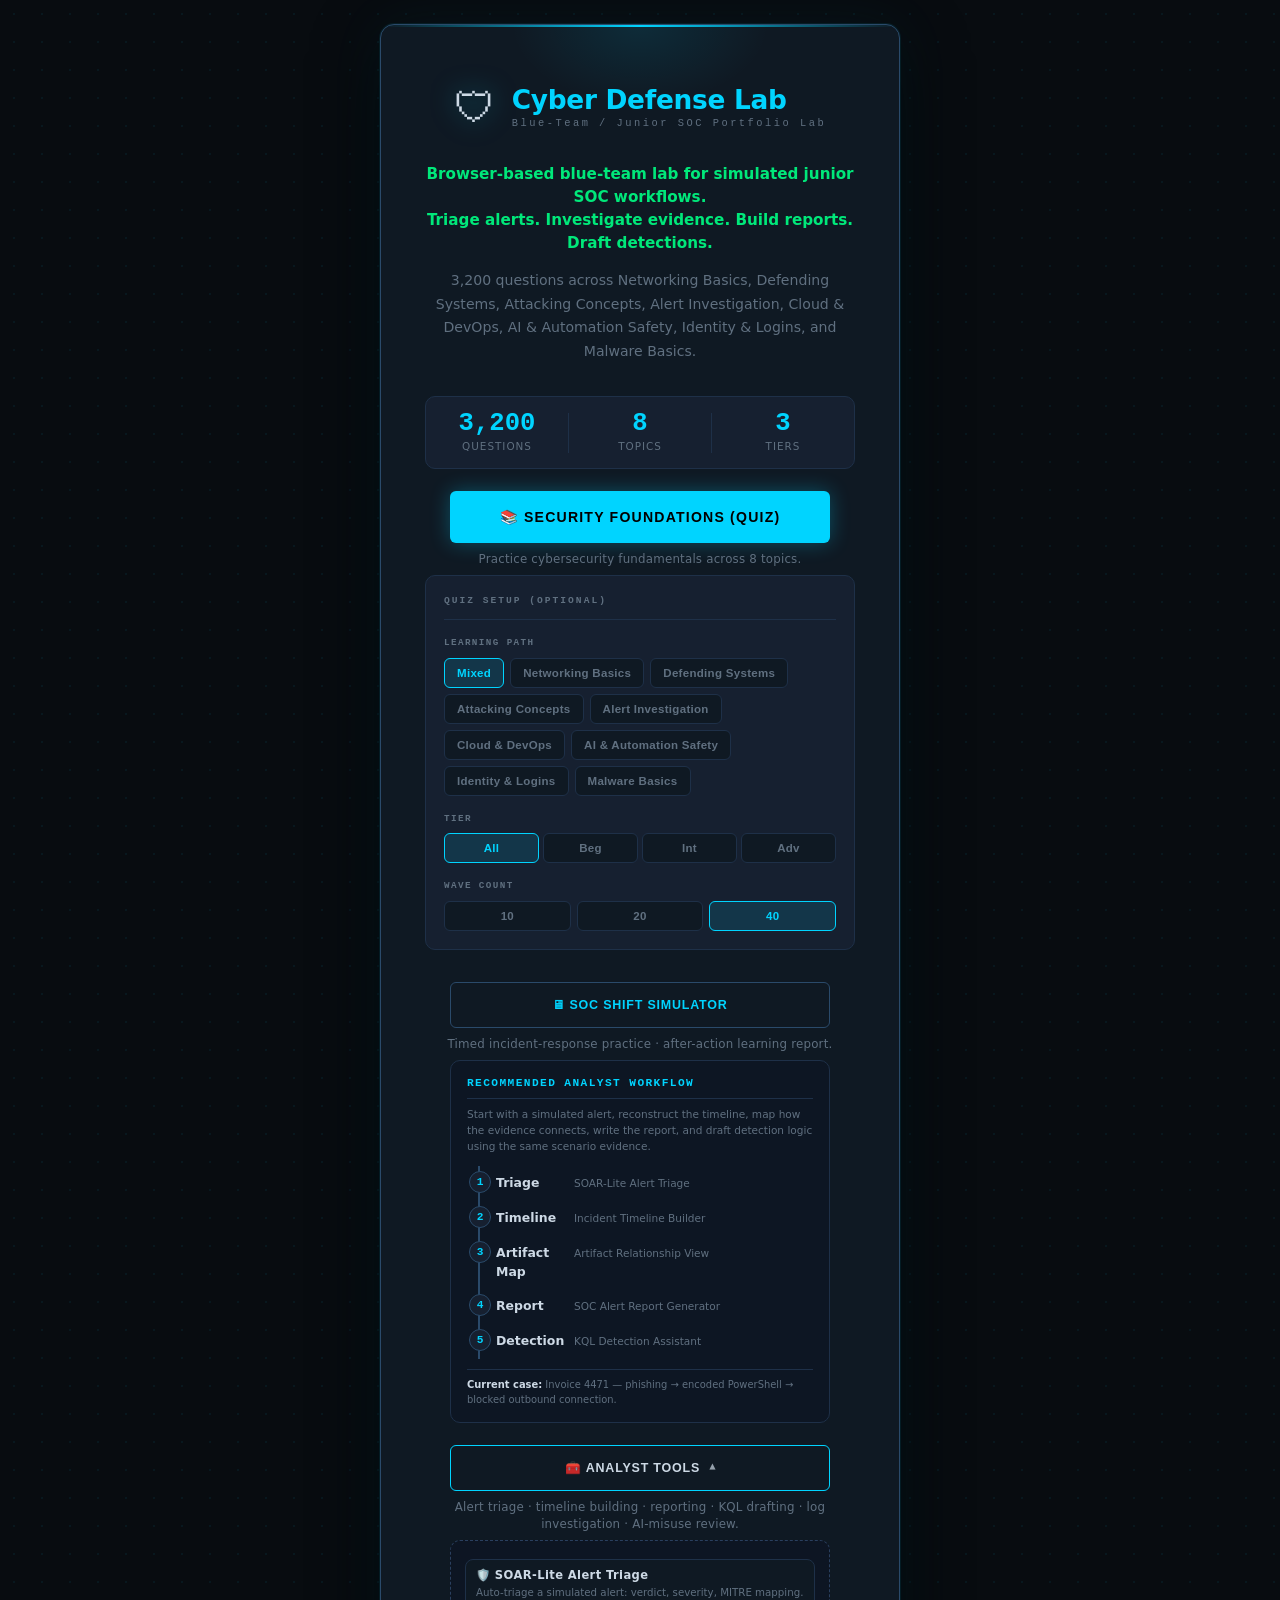
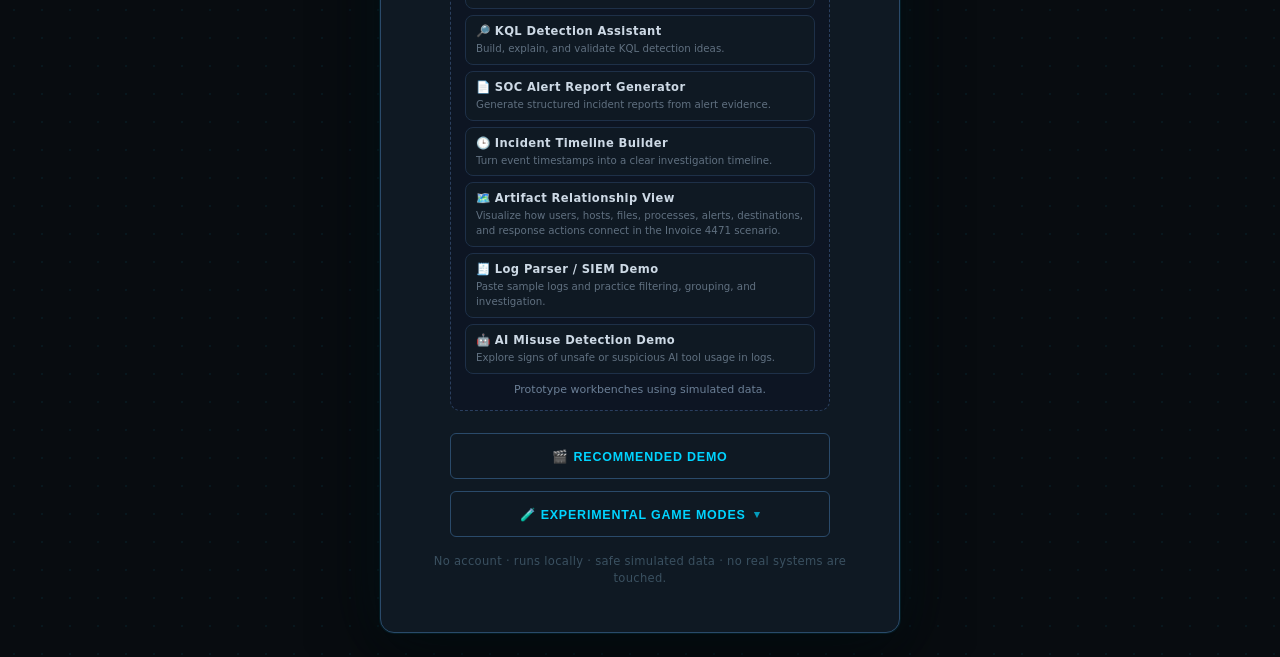
<file: index.html>
<!DOCTYPE html>
<html lang="en">
<head>
  <meta charset="UTF-8">
  <meta name="viewport" content="width=device-width, initial-scale=1.0">
  <title>Cyber Defense Lab — Blue Team Training Simulator</title>
  <link rel="stylesheet" href="style.css">
</head>
<body>

  <!-- ── Start Screen ─────────────────────────────────────────────────────── -->
  <div id="screen-start" class="screen active">
    <div class="start-card">
      <div class="start-glow-ring"></div>

      <div class="logo-block">
        <span class="logo-icon">🛡</span>
        <div>
          <h1>Cyber Defense Lab</h1>
          <p class="logo-sub">Blue-Team / Junior SOC Portfolio Lab</p>
        </div>
      </div>

      <p class="tagline">Browser-based blue-team lab for simulated junior SOC workflows.<br>Triage alerts. Investigate evidence. Build reports. Draft detections.</p>
      <p class="description">
        <span id="desc-qcount">3,200</span> questions across Networking Basics, Defending Systems, Attacking Concepts,
        Alert Investigation, Cloud &amp; DevOps, AI &amp; Automation Safety,
        Identity &amp; Logins, and Malware Basics.
      </p>

      <div class="start-meta">
        <div class="meta-stat">
          <span class="meta-num" id="meta-qcount">3,200</span>
          <span class="meta-label">Questions</span>
        </div>
        <div class="meta-divider"></div>
        <div class="meta-stat">
          <span class="meta-num">8</span>
          <span class="meta-label">Topics</span>
        </div>
        <div class="meta-divider"></div>
        <div class="meta-stat">
          <span class="meta-num">3</span>
          <span class="meta-label">Tiers</span>
        </div>
      </div>

      <button id="btn-start" class="btn-primary"><span>📚 Security Foundations (Quiz)</span></button>
      <p class="menu-caption">Practice cybersecurity fundamentals across 8 topics.</p>

      <!-- ── Quiz Setup — placed directly under the Security Foundations button ── -->
      <div class="filters-block">
        <div class="filters-title">Quiz Setup (optional)</div>

        <div class="filter-row">
          <div class="filter-label">LEARNING PATH</div>
          <div class="filter-btngroup" id="filter-cert">
            <button type="button" class="fbtn active" data-value="Mixed">Mixed</button>
            <button type="button" class="fbtn" data-value="Networking Basics">Networking Basics</button>
            <button type="button" class="fbtn" data-value="Defending Systems">Defending Systems</button>
            <button type="button" class="fbtn" data-value="Attacking Concepts">Attacking Concepts</button>
            <button type="button" class="fbtn" data-value="Alert Investigation">Alert Investigation</button>
            <button type="button" class="fbtn" data-value="Cloud &amp; DevOps">Cloud &amp; DevOps</button>
            <button type="button" class="fbtn" data-value="AI &amp; Automation Safety">AI &amp; Automation Safety</button>
            <button type="button" class="fbtn" data-value="Identity &amp; Logins">Identity &amp; Logins</button>
            <button type="button" class="fbtn" data-value="Malware Basics">Malware Basics</button>
          </div>
        </div>

        <div class="filter-row">
          <div class="filter-label">TIER</div>
          <div class="filter-btngroup" id="filter-tier">
            <button type="button" class="fbtn active" data-value="All">All</button>
            <button type="button" class="fbtn" data-value="Beginner">Beg</button>
            <button type="button" class="fbtn" data-value="Intermediate">Int</button>
            <button type="button" class="fbtn" data-value="Advanced">Adv</button>
          </div>
        </div>

        <div class="filter-row">
          <div class="filter-label">WAVE COUNT</div>
          <div class="filter-btngroup" id="filter-waves">
            <button type="button" class="fbtn" data-value="10">10</button>
            <button type="button" class="fbtn" data-value="20">20</button>
            <button type="button" class="fbtn active" data-value="40">40</button>
          </div>
        </div>

        <div id="filter-warning" class="filter-warning hidden"></div>
      </div>

      <button id="btn-soc-dashboard" class="btn-secondary" onclick="location.href='soc-dashboard.html'">🖥 SOC Shift Simulator</button>
      <p class="menu-caption">Timed incident-response practice · after-action learning report.</p>

      <!-- ── Recommended Analyst Workflow — frames the connected analyst tools ── -->
      <section class="workflow-strip" aria-label="Recommended analyst workflow">
        <div class="workflow-title">Recommended Analyst Workflow</div>
        <p class="workflow-desc">Start with a simulated alert, reconstruct the timeline, map how the evidence connects, write the report, and draft detection logic using the same scenario evidence.</p>
        <div class="workflow-steps">
          <a class="wf-step" href="alert-triage.html">
            <span class="wf-num">1</span>
            <span class="wf-step-name">Triage</span>
            <span class="wf-tool">SOAR-Lite Alert Triage</span>
          </a>
          <a class="wf-step" href="timeline-builder.html">
            <span class="wf-num">2</span>
            <span class="wf-step-name">Timeline</span>
            <span class="wf-tool">Incident Timeline Builder</span>
          </a>
          <a class="wf-step" href="artifact-map.html">
            <span class="wf-num">3</span>
            <span class="wf-step-name">Artifact Map</span>
            <span class="wf-tool">Artifact Relationship View</span>
          </a>
          <a class="wf-step" href="report-generator.html">
            <span class="wf-num">4</span>
            <span class="wf-step-name">Report</span>
            <span class="wf-tool">SOC Alert Report Generator</span>
          </a>
          <a class="wf-step" href="kql-assistant.html">
            <span class="wf-num">5</span>
            <span class="wf-step-name">Detection</span>
            <span class="wf-tool">KQL Detection Assistant</span>
          </a>
        </div>
        <p class="workflow-case"><b>Current case:</b> Invoice 4471 — phishing → encoded PowerShell → blocked outbound connection.</p>
      </section>

      <!-- ── Analyst Tools — primary professional section ─────────────────── -->
      <button id="btn-analyst-tools" class="btn-secondary section-primary open"
              onclick="document.getElementById('analyst-tools-panel').classList.toggle('hidden'); this.classList.toggle('open')">
        🧰 Analyst Tools <span class="exp-caret">▾</span>
      </button>
      <p class="menu-caption">Alert triage · timeline building · reporting · KQL drafting · log investigation · AI-misuse review.</p>
      <div id="analyst-tools-panel" class="experimental-panel">
        <button class="proto-card" onclick="location.href='alert-triage.html'">
          <span class="proto-head">🛡️ SOAR-Lite Alert Triage</span>
          <span class="proto-desc">Auto-triage a simulated alert: verdict, severity, MITRE mapping.</span>
        </button>
        <button class="proto-card" onclick="location.href='kql-assistant.html'">
          <span class="proto-head">🔎 KQL Detection Assistant</span>
          <span class="proto-desc">Build, explain, and validate KQL detection ideas.</span>
        </button>
        <button class="proto-card" onclick="location.href='report-generator.html'">
          <span class="proto-head">📄 SOC Alert Report Generator</span>
          <span class="proto-desc">Generate structured incident reports from alert evidence.</span>
        </button>
        <button class="proto-card" onclick="location.href='timeline-builder.html'">
          <span class="proto-head">🕒 Incident Timeline Builder</span>
          <span class="proto-desc">Turn event timestamps into a clear investigation timeline.</span>
        </button>
        <button class="proto-card" onclick="location.href='artifact-map.html'">
          <span class="proto-head">🗺️ Artifact Relationship View</span>
          <span class="proto-desc">Visualize how users, hosts, files, processes, alerts, destinations, and response actions connect in the Invoice 4471 scenario.</span>
        </button>
        <button class="proto-card" onclick="location.href='log-parser.html'">
          <span class="proto-head">🧾 Log Parser / SIEM Demo</span>
          <span class="proto-desc">Paste sample logs and practice filtering, grouping, and investigation.</span>
        </button>
        <button class="proto-card" onclick="location.href='ai-misuse-demo.html'">
          <span class="proto-head">🤖 AI Misuse Detection Demo</span>
          <span class="proto-desc">Explore signs of unsafe or suspicious AI tool usage in logs.</span>
        </button>
        <p class="experimental-note">Prototype workbenches using simulated data.</p>
      </div>

      <button id="btn-how-to-play" class="btn-secondary">🎬 Recommended Demo</button>

      <!-- ── Experimental Game Modes — secondary, demoted below the main path ── -->
      <button id="btn-experimental" class="btn-secondary"
              onclick="document.getElementById('experimental-panel').classList.toggle('hidden'); this.classList.toggle('open')">
        🧪 Experimental Game Modes <span class="exp-caret">▾</span>
      </button>
      <div id="experimental-panel" class="experimental-panel hidden">
        <div class="exp-group-title">Game Mode Experiments</div>
        <button id="btn-defense-mission" class="btn-secondary">🛡 Defense Mission <span class="beta-tag">BETA</span></button>
        <button id="btn-defense-v2" class="btn-secondary" onclick="location.href='defense-mission-v2.html'">🗼 Network Defense Mission <span class="beta-tag">v2 BETA</span></button>
        <p class="experimental-note">Unfinished game-mode experiments · may change or break.</p>
      </div>

      <p class="start-hint">No account · runs locally · safe simulated data · no real systems are touched.</p>
    </div>
  </div>

  <!-- ── Game Screen ──────────────────────────────────────────────────────── -->
  <div id="screen-game" class="screen">

    <!-- HUD -->
    <div class="hud">
      <div class="hud-left">
        <div class="hud-panel health-panel">
          <span class="hud-label">❤ HEALTH</span>
          <div class="health-bar-bg">
            <div id="health-bar" class="health-bar"></div>
          </div>
          <span id="health-value" class="health-value mono">100</span>
        </div>
      </div>
      <div class="hud-center">
        <div class="hud-panel wave-panel">
          <span class="hud-label">WAVE</span>
          <span id="wave-display" class="hud-value mono">1 / 40</span>
        </div>
      </div>
      <div class="hud-right">
        <div class="hud-panel score-panel">
          <span class="hud-label">SCORE</span>
          <span id="score-display" class="hud-value mono">0</span>
        </div>
        <div class="hud-panel credits-panel">
          <span class="hud-label">⬡ CREDITS</span>
          <span id="hud-credits" class="hud-value mono credits-value">0</span>
        </div>
        <div class="hud-panel attacker-panel">
          <span class="hud-label">⚠ ATTACKER LVL</span>
          <span id="attacker-display" class="hud-value mono">1</span>
        </div>
        <button id="btn-help" class="btn-help" title="How to Play">? Help</button>
        <button id="btn-quit-quiz" class="btn-help" title="Return to main menu">⟵ Return to Menu</button>
      </div>
    </div>

    <!-- Wave progress bar -->
    <div class="wave-track">
      <div id="wave-progress" class="wave-fill"></div>
    </div>

    <!-- ── Retired in-quiz tower-defense layer ─────────────────────────────────
         The Network Defense Lane and Blue Team Bastion map are NOT used in Main
         Quiz Training (tower defense lives only in the standalone Defense Mission
         pages). Kept in the DOM so existing app.js render calls stay harmless,
         but hidden at BOTH the markup level (hidden attribute) and in CSS so the
         dead/disabled controls (e.g. the firewall tower button) never show. -->
    <div id="defense-lane" class="defense-lane" hidden aria-hidden="true"></div>

    <div id="td-map" class="td-map" hidden aria-hidden="true">
      <div class="td-map-inner">

        <div class="td-map-header">
          <span class="td-map-title">▣ BLUE TEAM BASTION · NETWORK DEFENSE</span>
          <div class="td-header-controls">
            <span id="td-integrity" class="td-integrity-badge">🏰 Domain Controller Integrity: 3/3</span>
            <button id="btn-td-wave" class="btn-td-wave">▶ START DEFENSE WAVE</button>
          </div>
        </div>

        <!-- Compact quick guide -->
        <p class="td-quickguide">
          Answer questions → earn credits → place defenses → protect the Domain Controller.
        </p>

        <!-- Zoned network map rendered by renderTdMap() in app.js -->
        <div id="td-canvas" class="td-canvas"></div>

        <!-- Inline legend -->
        <div class="td-legend">
          <span class="td-leg"><i class="td-dot td-dot-red"></i>Red = attacker</span>
          <span class="td-leg"><i class="td-dot td-dot-blue"></i>Blue = defense</span>
          <span class="td-leg"><i class="td-dot td-dot-gold"></i>Gold = critical asset</span>
        </div>

        <div class="td-footer">
          <!-- Enemy HP indicator (hidden until wave starts) -->
          <div id="td-enemy-status" class="td-enemy-status hidden">
            <span class="td-enemy-label">⚠ Phishing Packet</span>
            <div class="td-hp-bg"><div id="td-hp-fill" class="td-hp-fill"></div></div>
            <span id="td-hp-text" class="td-hp-text">100/100 HP</span>
          </div>
          <!-- Tower shop -->
          <div class="td-tower-row">
            <span class="td-tower-label">TOWER:</span>
            <button id="btn-tower-firewall" class="btn-td-tower" disabled>
              🔵 Firewall Tower · 50 CR
            </button>
            <span id="td-select-hint" class="td-select-hint hidden">← click a slot T1–T4</span>
          </div>
        </div>

      </div>
    </div>

    <!-- Main content -->
    <div class="game-content">

      <!-- Question panel -->
      <div class="question-panel">

        <div class="question-card">
          <div class="question-card-header">
            <span id="topic-chip" class="chip chip-topic">Networking</span>
            <span id="tier-chip" class="chip chip-tier">Beginner</span>
            <span class="card-rule-line"></span>
          </div>
          <p id="question-text" class="question-text">Loading...</p>
        </div>

        <!-- IDS Sensor hint button — shown only when idsHintAvailable = true -->
        <div id="ids-hint-area" class="ids-hint-area hidden">
          <button id="btn-ids-hint" class="btn-ids-hint">
            👁 USE IDS HINT — eliminate one wrong option
          </button>
        </div>

        <div id="options-container" class="options-grid"></div>

        <div id="feedback-area" class="feedback-area hidden">
          <div id="feedback-banner" class="feedback-banner"></div>
          <div class="explanation-header">EXPLANATION</div>
          <div id="explanation-box" class="explanation-box"></div>
          <button id="btn-next" class="btn-primary btn-next">NEXT WAVE →</button>
        </div>

      </div>

      <!-- Sidebar -->
      <aside class="sidebar">

        <!-- Analyst Companion header -->
        <div class="sidebar-header">
          <span class="sidebar-icon">▣</span>
          <span class="sidebar-title">ANALYST COMPANION</span>
        </div>

        <!-- Compact companion card: avatar + glow + identity + message -->
        <div class="companion-card tier-monitoring" id="companion-card">
          <div class="avatar avatar--idle" id="avatar">
            <div class="avatar-ring">
              <div class="avatar-glyph" id="avatar-glyph">🛡️</div>
            </div>
          </div>
          <div class="comp-name" id="comp-name">SENTINEL</div>
          <div class="comp-type-line" id="comp-type">Type · Sentinel</div>
          <div class="comp-role" id="comp-role">General SOC assistant</div>
          <div class="comp-title hidden" id="comp-title"></div>
          <div class="comp-state" id="comp-state">Monitoring</div>
          <p class="avatar-status" id="avatar-status">Monitoring traffic...</p>
        </div>

        <!-- Energy bar -->
        <div class="comp-energy">
          <div class="comp-energy-top"><span>ENERGY</span><span id="comp-energy-pct">50%</span></div>
          <div class="comp-energy-track"><div id="comp-energy-fill" class="comp-energy-fill"></div></div>
        </div>

        <!-- Live stats (client-side, derived from session + companion) -->
        <dl class="analyst-stats">
          <div><dt>Credits</dt><dd id="comp-credits" class="stat-cr">0</dd></div>
          <div><dt>Streak</dt><dd id="as-streak">0</dd></div>
          <div><dt>Accuracy</dt><dd id="as-accuracy">—</dd></div>
          <div><dt>Answered</dt><dd id="as-answered">0</dd></div>
          <div class="stat-wide"><dt>Learning path</dt><dd id="as-path">—</dd></div>
        </dl>

        <div class="sidebar-divider"></div>

        <!-- Recent badges (latest 2–3 only; full lists live in the modal) -->
        <div class="sidebar-header">
          <span class="sidebar-icon">✦</span>
          <span class="sidebar-title">RECENT BADGES</span>
        </div>
        <div id="companion-recent" class="cosmetic-list"></div>

        <button id="comp-customize" class="comp-btn comp-btn-accent">⚙ Customize Companion</button>

      </aside>
    </div>
  </div>

  <!-- ── Customize Companion modal ──────────────────────────────────────────── -->
  <div id="comp-modal" class="comp-modal hidden">
    <div class="comp-modal-card">
      <div class="comp-modal-head">
        <span>CUSTOMIZE COMPANION</span>
        <button id="comp-modal-close" class="comp-modal-x" aria-label="Close">✕</button>
      </div>
      <div class="comp-modal-body">

        <section class="comp-modal-sec">
          <h4>Identity</h4>
          <div class="comp-customize">
            <input id="comp-name-input" class="comp-name-input" type="text" maxlength="18" placeholder="Rename companion…" />
            <button id="comp-rename" class="comp-btn">Save name</button>
          </div>
          <label class="comp-title-row">Title
            <select id="comp-title-select" class="comp-name-input"></select>
          </label>
        </section>

        <section class="comp-modal-sec">
          <h4>Companion Type</h4>
          <div id="companion-types" class="ctype-grid"></div>
        </section>

        <section class="comp-modal-sec">
          <h4>Cosmetic Unlocks</h4>
          <div id="companion-cosmetics" class="cosmetic-list"></div>
        </section>

        <section class="comp-modal-sec">
          <h4>Field Badges</h4>
          <div id="companion-badges" class="cosmetic-list"></div>
        </section>

        <section class="comp-modal-sec">
          <button id="comp-reset" class="comp-btn comp-btn-danger">Reset Companion Progress</button>
        </section>

      </div>
    </div>
  </div>

  <!-- ── Report Screen ─────────────────────────────────────────────────────── -->
  <div id="screen-report" class="screen">
    <div class="report-card">

      <div class="report-header">
        <h1 id="report-title">Mission Complete</h1>
        <div id="result-badge" class="result-badge"></div>
      </div>

      <div class="report-stats">
        <div class="stat-row">
          <span class="stat-label">Final Score</span>
          <span id="r-score" class="stat-value mono">0</span>
        </div>
        <div class="stat-row">
          <span class="stat-label">Correct Answers</span>
          <span id="r-correct" class="stat-value correct-val mono">0</span>
        </div>
        <div class="stat-row">
          <span class="stat-label">Wrong Answers</span>
          <span id="r-wrong" class="stat-value wrong-val mono">0</span>
        </div>
        <div class="stat-row">
          <span class="stat-label">Credits Remaining</span>
          <span id="r-credits" class="stat-value mono credits-value">0</span>
        </div>
        <div class="stat-row">
          <span class="stat-label">Strongest Topic</span>
          <span id="r-strongest" class="stat-value">—</span>
        </div>
        <div class="stat-row">
          <span class="stat-label">Weakest Topic</span>
          <span id="r-weakest" class="stat-value">—</span>
        </div>
      </div>

      <!-- Defenses Purchased belonged to the removed quiz upgrade shop (Defense Mission has
           its own result screen), so it is hidden from the Quiz Training report. The
           #r-purchases element is kept so app.js can still write to it harmlessly. -->
      <div class="report-section" style="display:none">
        <div class="section-label-row">
          <span class="section-label">⚙ DEFENSES PURCHASED</span>
        </div>
        <p id="r-purchases" class="report-purchases">None</p>
      </div>

      <div class="report-section">
        <div class="section-label-row">
          <span class="section-label">◈ MODULES COLLECTED</span>
        </div>
        <div id="r-upgrades" class="upgrades-row"></div>
      </div>

      <div class="report-section study-box">
        <div class="section-label-row">
          <span class="section-label">▸ WHAT TO STUDY NEXT</span>
        </div>
        <p id="r-study"></p>
      </div>

      <button id="btn-restart" class="btn-primary btn-restart">↺ RETURN TO START</button>

    </div>
  </div>

  <!-- ── Defense Mission (two-phase MVP) ──────────────────────────────────── -->
  <div id="screen-mission" class="screen">
    <div class="mission-wrap">

      <div class="mission-topbar">
        <div class="mission-title">🛡 DEFENSE MISSION <span class="beta-tag">BETA</span></div>
        <div class="mission-phasebox">
          <span class="mission-phase-label">PHASE</span>
          <span id="mission-phase" class="mission-phase">Preparation</span>
        </div>
        <div class="mission-controls">
          <div class="mission-diff" id="mission-diff">
            <button type="button" class="mdiff-btn active" data-diff="Easy">Easy</button>
            <button type="button" class="mdiff-btn" data-diff="Medium">Medium</button>
            <button type="button" class="mdiff-btn" data-diff="Hard">Hard</button>
          </div>
          <span class="mission-budget">⬡ <b id="mission-budget">0</b></span>
          <button id="btn-mission-start" class="btn-primary mission-start">▶ START ATTACK</button>
          <button id="btn-mission-abort" class="btn-secondary mission-abort">✕ ABORT</button>
        </div>
      </div>

      <div id="mission-hint" class="mission-hint">
        Preparation Phase — place your Domain Controller, network devices and defenses, then Start Attack.
      </div>

      <div class="mission-flowlabel">⬅ Hostile traffic flows RIGHT → LEFT — from the Internet toward your Critical Systems</div>

      <!-- Network topology board (Critical Systems LEFT → Internet RIGHT) -->
      <div id="mission-board" class="mission-board"></div>

      <!-- SOC-style status + event panel -->
      <div id="mission-soc" class="mission-soc"></div>

      <!-- Placement panel -->
      <div id="mission-shop" class="mission-shop"></div>

      <!-- Result overlay -->
      <div id="mission-result" class="mission-result hidden">
        <div class="mission-result-card">
          <div id="mission-result-badge" class="mission-result-badge"></div>
          <h2 id="mission-result-title">Mission Complete</h2>
          <p id="mission-result-text"></p>
          <div class="mission-result-btns">
            <button id="btn-mission-replay" class="btn-primary">↺ REPLAY</button>
            <button id="btn-mission-menu" class="btn-secondary">RETURN TO MENU</button>
          </div>
        </div>
      </div>

    </div>
  </div>

  <!-- ── How to Play modal ────────────────────────────────────────────────── -->
  <div id="help-modal" class="help-modal hidden" role="dialog" aria-modal="true" aria-labelledby="help-title">
    <div class="help-backdrop" data-help-close></div>
    <div class="help-card">
      <button class="help-close" id="btn-help-close" aria-label="Close help">✕</button>

      <h2 id="help-title" class="help-title">Recommended Demo</h2>
      <p class="help-loop">A short walkthrough of the analyst workflow on safe, simulated data.</p>

      <div class="help-sections">
        <div class="help-item">
          <span class="help-num">1</span>
          <div class="help-body">
            <h3>Open Analyst Tools</h3>
            <p>From the main menu, open the Analyst Tools section.</p>
          </div>
        </div>
        <div class="help-item">
          <span class="help-num">2</span>
          <div class="help-body">
            <h3>Start with SOAR-Lite Alert Triage</h3>
            <p>Open the SOAR-Lite Alert Triage tool.</p>
          </div>
        </div>
        <div class="help-item">
          <span class="help-num">3</span>
          <div class="help-body">
            <h3>Load the sample alert</h3>
            <p>Click “Load Sample Alert” to load the fictional “Invoice 4471” phishing → encoded-PowerShell scenario.</p>
          </div>
        </div>
        <div class="help-item">
          <span class="help-num">4</span>
          <div class="help-body">
            <h3>Review the triage result</h3>
            <p>Read the verdict, severity, evidence, MITRE ATT&amp;CK mapping, false-positive notes, and recommended next steps.</p>
          </div>
        </div>
        <div class="help-item">
          <span class="help-num">5</span>
          <div class="help-body">
            <h3>Continue the workflow</h3>
            <p>Continue with the Incident Timeline Builder and SOC Alert Report Generator as the scenario workflow is expanded.</p>
          </div>
        </div>
        <div class="help-item">
          <span class="help-num">6</span>
          <div class="help-body">
            <h3>Practice the fundamentals</h3>
            <p>Use Security Foundations (Quiz) for concept practice across the eight learning paths.</p>
          </div>
        </div>
        <div class="help-item help-item-note">
          <span class="help-num">★</span>
          <div class="help-body">
            <h3>Safe by design</h3>
            <p>This is a safe simulated-data portfolio lab. It does not connect to a real SIEM, EDR, cloud platform, or threat-intelligence service.</p>
          </div>
        </div>
      </div>

      <button class="btn-primary help-got-it" id="btn-help-gotit">GOT IT ✓</button>
    </div>
  </div>

  <!-- Validated standalone question banks (loaded before questions.js, which combines them) -->
  <!-- ── Analyst Tool Prototype placeholder modal (navigation/roadmap only) ── -->
  <div id="proto-modal" class="help-modal hidden" role="dialog" aria-modal="true" aria-labelledby="proto-name">
    <div class="help-backdrop" onclick="closeProtoModal()"></div>
    <div class="help-card proto-modal-card">
      <button class="help-close" onclick="closeProtoModal()" aria-label="Close">✕</button>
      <h2 id="proto-name" class="help-title">Prototype</h2>
      <p class="proto-modal-text">This prototype is planned. It will be added as a future analyst tool module.</p>
      <button class="btn-primary help-got-it" onclick="closeProtoModal()">GOT IT ✓</button>
    </div>
  </div>
  <script>
    // Minimal placeholder-modal handlers for planned analyst tools (no game logic).
    function openProtoModal(name) {
      document.getElementById("proto-name").textContent = name;
      document.getElementById("proto-modal").classList.remove("hidden");
    }
    function closeProtoModal() {
      document.getElementById("proto-modal").classList.add("hidden");
    }
  </script>

  <script src="questions-networking-basics.js"></script>
  <script src="questions-defending-systems.js"></script>
  <script src="questions-attacking-concepts.js"></script>
  <script src="questions-alert-investigation.js"></script>
  <script src="questions-cloud-devops.js"></script>
  <script src="questions-ai-automation-safety.js"></script>
  <script src="questions-identity-logins.js"></script>
  <script src="questions-malware-basics.js"></script>

  <script src="questions.js?v=2"></script>
  <script src="app.js?v=18"></script>
  <script src="mission.js"></script>
</body>
</html>
</file>
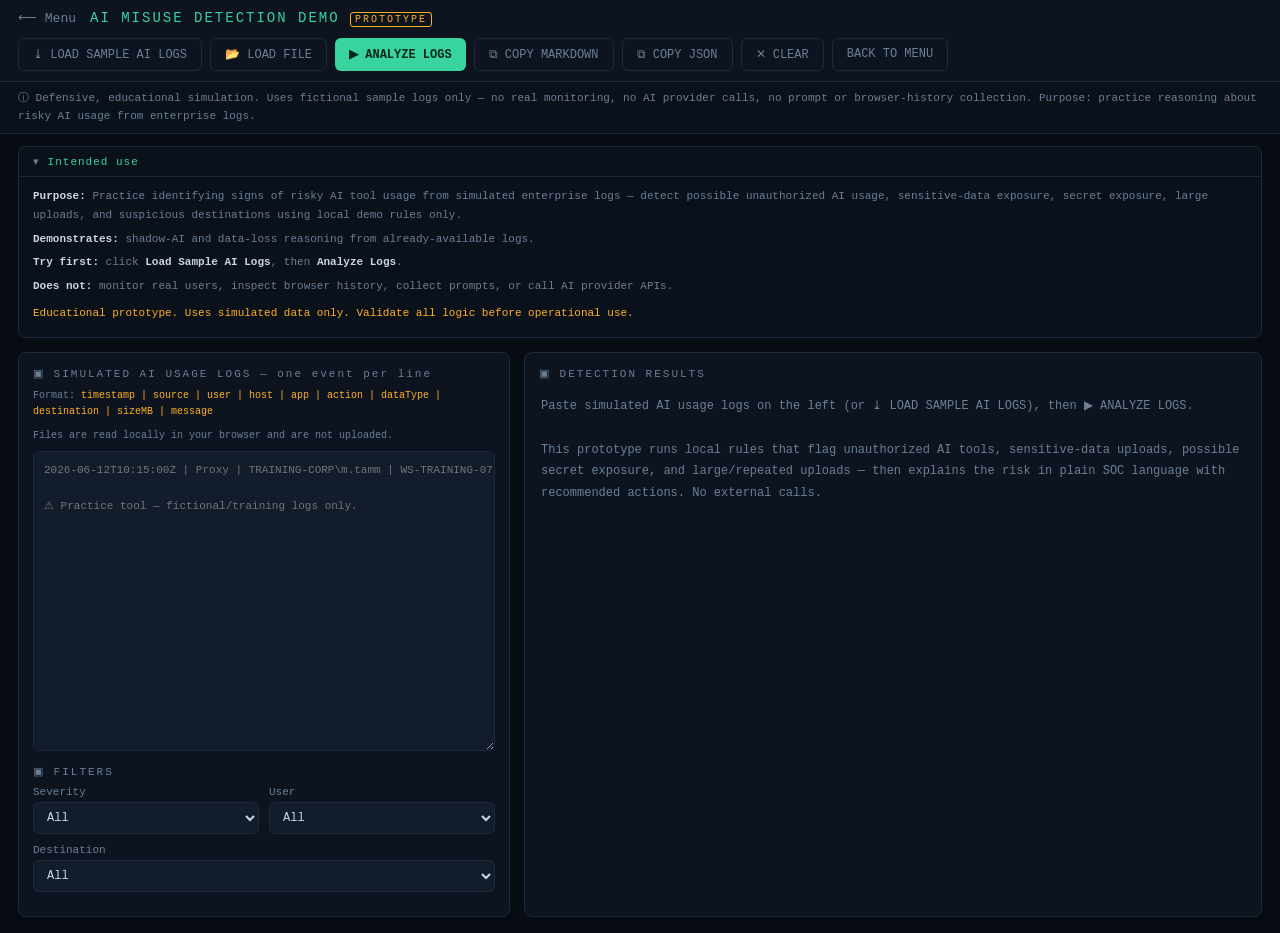
<file: ai-misuse-demo.html>
<!DOCTYPE html>
<html lang="en">
<head>
  <meta charset="UTF-8" />
  <meta name="viewport" content="width=device-width, initial-scale=1.0" />
  <title>AI Misuse Detection Demo — Cyber Defense Lab</title>
  <link rel="stylesheet" href="ai-misuse-demo.css" />
</head>
<body>

  <header class="am-hud">
    <div class="hud-left">
      <a class="hud-back" href="index.html">⟵ Menu</a>
      <span class="hud-title">AI MISUSE DETECTION DEMO <span class="beta">PROTOTYPE</span></span>
    </div>
    <div class="hud-actions">
      <button id="btn-sample" class="btn-act" title="Load fictional training logs">⤓ LOAD SAMPLE AI LOGS</button>
      <button id="btn-file" class="btn-act" title="Read a local .txt/.log/.csv file">📂 LOAD FILE</button>
      <input id="file-input" type="file" accept=".txt,.log,.csv" class="hidden" />
      <button id="btn-analyze" class="btn-act primary">▶ ANALYZE LOGS</button>
      <button id="btn-md" class="btn-act">⧉ COPY MARKDOWN</button>
      <button id="btn-json" class="btn-act">⧉ COPY JSON</button>
      <button id="btn-clear" class="btn-act">✕ CLEAR</button>
      <a class="btn-act" href="index.html">BACK TO MENU</a>
    </div>
  </header>

  <div class="am-banner">
    ⓘ Defensive, educational simulation. Uses fictional sample logs only — no real monitoring, no AI provider calls,
    no prompt or browser-history collection. Purpose: practice reasoning about risky AI usage from enterprise logs.
  </div>

  <details class="use-box" open>
    <summary>Intended use</summary>
    <div class="use-body">
      <p><b>Purpose:</b> Practice identifying signs of risky AI tool usage from simulated enterprise logs — detect possible unauthorized AI usage, sensitive-data exposure, secret exposure, large uploads, and suspicious destinations using local demo rules only.</p>
      <p><b>Demonstrates:</b> shadow-AI and data-loss reasoning from already-available logs.</p>
      <p><b>Try first:</b> click <b>Load Sample AI Logs</b>, then <b>Analyze Logs</b>.</p>
      <p><b>Does not:</b> monitor real users, inspect browser history, collect prompts, or call AI provider APIs.</p>
      <p class="use-disc">Educational prototype. Uses simulated data only. Validate all logic before operational use.</p>
    </div>
  </details>

  <main class="am-main">
    <!-- ── Left: input + controls ────────────────────────────────────── -->
    <section class="input-panel">
      <div class="panel-title">▣ SIMULATED AI USAGE LOGS — one event per line</div>
      <div class="format-hint">
        Format: <code>timestamp | source | user | host | app | action | dataType | destination | sizeMB | message</code>
      </div>
      <div class="file-note">Files are read locally in your browser and are not uploaded. <span id="file-status" class="file-status"></span></div>
      <textarea id="ai-logs" spellcheck="false"
        placeholder="2026-06-12T10:15:00Z | Proxy | TRAINING-CORP\m.tamm | WS-TRAINING-07 | UnauthorizedAIChat | Upload | customer_data | ai-chat.example | 18 | pasted customer export into unauthorized AI tool&#10;&#10;⚠ Practice tool — fictional/training logs only."></textarea>

      <div class="panel-title filters-title">▣ FILTERS</div>
      <div class="frow2">
        <label>Severity
          <select id="flt-severity"><option value="">All</option><option>Critical</option><option>High</option><option>Medium</option><option>Low</option></select>
        </label>
        <label>User<select id="flt-user"><option value="">All</option></select></label>
      </div>
      <label>Destination<select id="flt-dest"><option value="">All</option></select></label>
    </section>

    <!-- ── Right: detection results ──────────────────────────────────── -->
    <section class="result-panel">
      <div class="panel-title">▣ DETECTION RESULTS</div>
      <div id="am-result" class="am-result">
        <div class="am-empty">
          Paste simulated AI usage logs on the left (or ⤓ LOAD SAMPLE AI LOGS), then ▶ ANALYZE LOGS.<br/><br/>
          This prototype runs local rules that flag unauthorized AI tools, sensitive-data uploads, possible
          secret exposure, and large/repeated uploads — then explains the risk in plain SOC language with
          recommended actions. No external calls.
        </div>
      </div>
    </section>
  </main>

  <script src="companion-unlocks.js"></script>
  <script src="ai-misuse-demo.js"></script>
  <script>
    // Companion (Phase 2): award the Shadow AI Watcher badge on sample load.
    (function () {
      var b = document.getElementById("btn-sample");
      if (b) b.addEventListener("click", function () { unlockCompanionBadge("shadow_ai_watcher", "Shadow AI Watcher"); });
    })();
  </script>
</body>
</html>
</file>
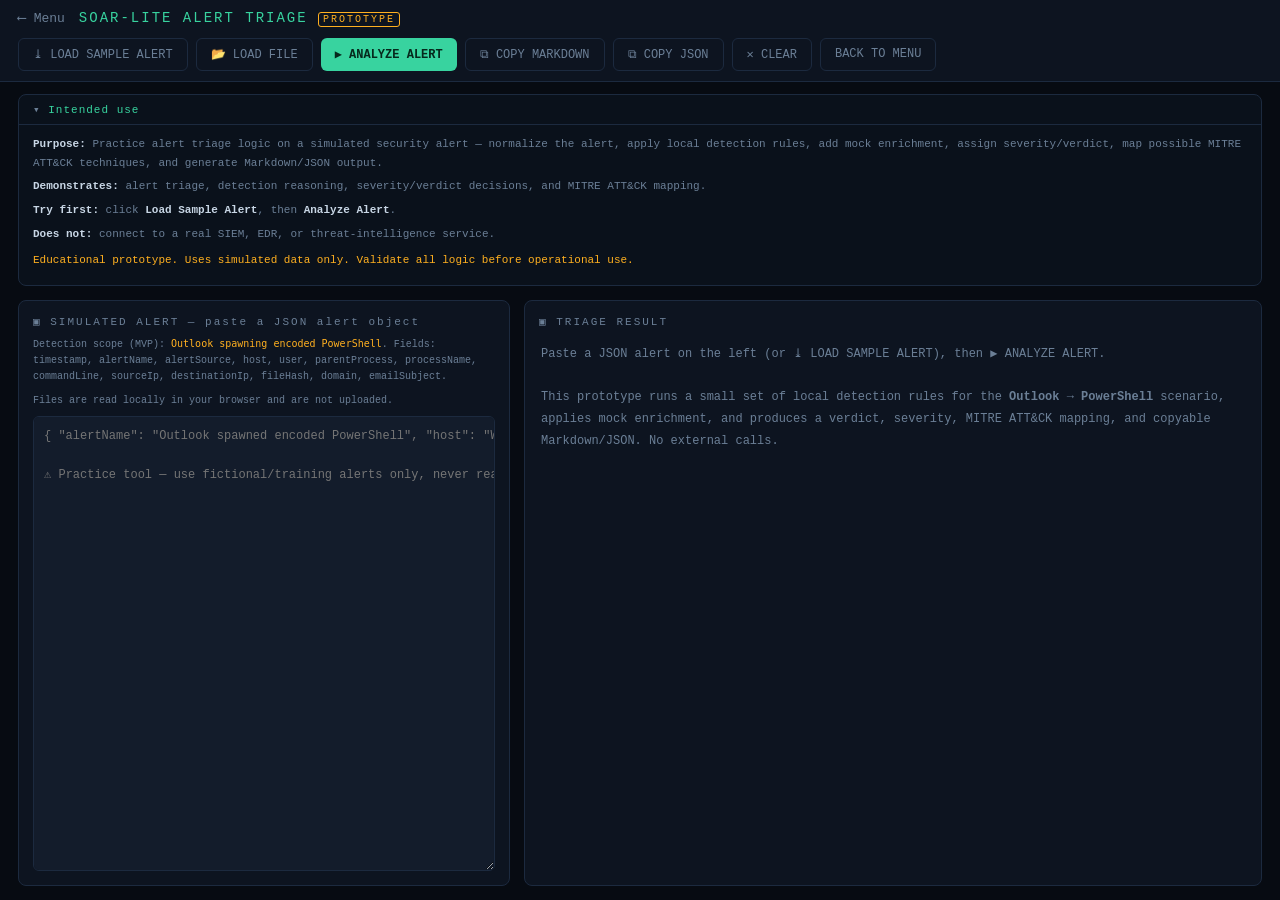
<file: alert-triage.html>
<!DOCTYPE html>
<html lang="en">
<head>
  <meta charset="UTF-8" />
  <meta name="viewport" content="width=device-width, initial-scale=1.0" />
  <title>SOAR-Lite Alert Triage — Cyber Defense Lab</title>
  <link rel="stylesheet" href="alert-triage.css" />
</head>
<body>

  <header class="at-hud">
    <div class="hud-left">
      <a class="hud-back" href="index.html">⟵ Menu</a>
      <span class="hud-title">SOAR-LITE ALERT TRIAGE <span class="beta">PROTOTYPE</span></span>
    </div>
    <div class="hud-actions">
      <button id="btn-sample" class="btn-act" title="Load fictional training alert">⤓ LOAD SAMPLE ALERT</button>
      <button id="btn-file" class="btn-act" title="Read a local .json/.txt file">📂 LOAD FILE</button>
      <input id="file-input" type="file" accept=".json,.txt" class="hidden" />
      <button id="btn-analyze" class="btn-act primary">▶ ANALYZE ALERT</button>
      <button id="btn-md" class="btn-act">⧉ COPY MARKDOWN</button>
      <button id="btn-json" class="btn-act">⧉ COPY JSON</button>
      <button id="btn-clear" class="btn-act">✕ CLEAR</button>
      <a class="btn-act" href="index.html">BACK TO MENU</a>
    </div>
  </header>

  <details class="use-box" open>
    <summary>Intended use</summary>
    <div class="use-body">
      <p><b>Purpose:</b> Practice alert triage logic on a simulated security alert — normalize the alert, apply local detection rules, add mock enrichment, assign severity/verdict, map possible MITRE ATT&CK techniques, and generate Markdown/JSON output.</p>
      <p><b>Demonstrates:</b> alert triage, detection reasoning, severity/verdict decisions, and MITRE ATT&CK mapping.</p>
      <p><b>Try first:</b> click <b>Load Sample Alert</b>, then <b>Analyze Alert</b>.</p>
      <p><b>Does not:</b> connect to a real SIEM, EDR, or threat-intelligence service.</p>
      <p class="use-disc">Educational prototype. Uses simulated data only. Validate all logic before operational use.</p>
    </div>
  </details>

  <main class="at-main">
    <!-- ── Left: alert input ─────────────────────────────────────────── -->
    <section class="input-panel">
      <div class="panel-title">▣ SIMULATED ALERT — paste a JSON alert object</div>
      <div class="format-hint">
        Detection scope (MVP): <code>Outlook spawning encoded PowerShell</code>.
        Fields: timestamp, alertName, alertSource, host, user, parentProcess, processName,
        commandLine, sourceIp, destinationIp, fileHash, domain, emailSubject.
      </div>
      <div class="file-note">Files are read locally in your browser and are not uploaded. <span id="file-status" class="file-status"></span></div>
      <textarea id="alert-json" spellcheck="false"
        placeholder='{ "alertName": "Outlook spawned encoded PowerShell", "host": "WS-TRAINING-07", ... }&#10;&#10;⚠ Practice tool — use fictional/training alerts only, never real data.'></textarea>
      <div id="at-parse-error" class="at-parse-error hidden"></div>
    </section>

    <!-- ── Right: triage result ──────────────────────────────────────── -->
    <section class="result-panel">
      <div class="panel-title">▣ TRIAGE RESULT</div>
      <div id="at-result" class="at-result">
        <div class="at-empty">
          Paste a JSON alert on the left (or ⤓ LOAD SAMPLE ALERT), then ▶ ANALYZE ALERT.<br/><br/>
          This prototype runs a small set of local detection rules for the
          <b>Outlook → PowerShell</b> scenario, applies mock enrichment, and produces a
          verdict, severity, MITRE ATT&amp;CK mapping, and copyable Markdown/JSON. No external calls.
        </div>
      </div>
    </section>
  </main>

  <script src="companion-unlocks.js"></script>
  <!-- Canonical "Invoice 4471" scenario pack (data only) — must load before alert-triage.js -->
  <script src="scenarios/phishing-powershell.js"></script>
  <script src="alert-triage.js"></script>
  <script>
    // Companion (Phase 2): award the Triage Operator badge on sample load or analyze.
    (function () {
      var fire = function () { unlockCompanionBadge("triage_operator", "Triage Operator"); };
      var s = document.getElementById("btn-sample");   if (s) s.addEventListener("click", fire);
      var a = document.getElementById("btn-analyze");  if (a) a.addEventListener("click", fire);
    })();
  </script>
</body>
</html>
</file>
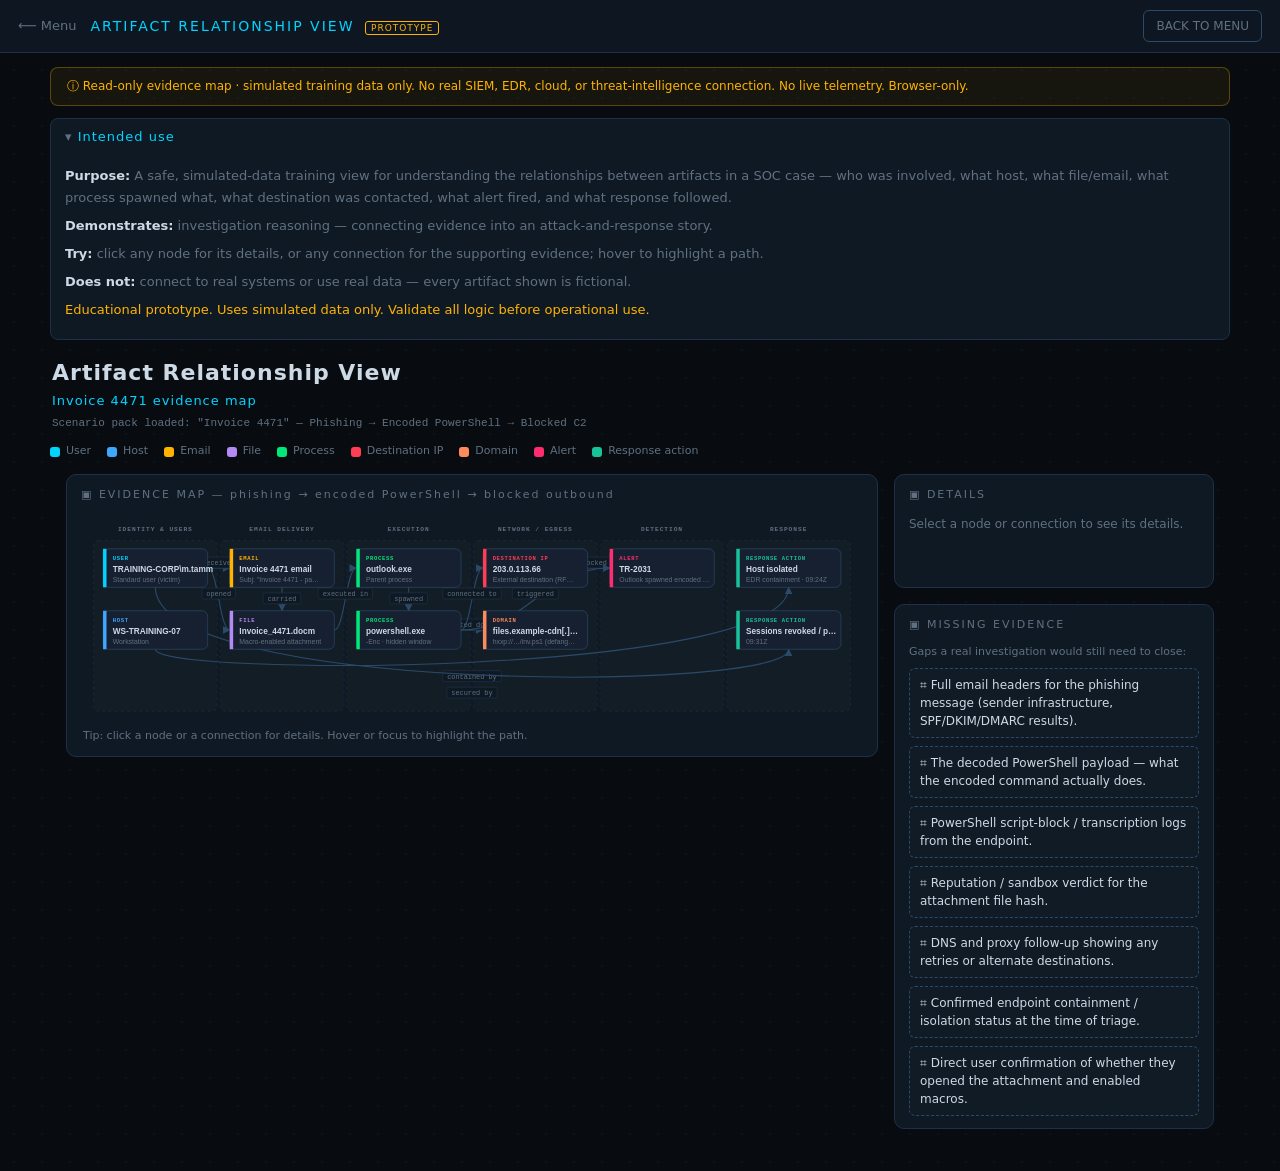
<file: artifact-map.html>
<!DOCTYPE html>
<html lang="en">
<head>
  <meta charset="UTF-8" />
  <meta name="viewport" content="width=device-width, initial-scale=1.0" />
  <title>Artifact Relationship View — Cyber Defense Lab</title>
  <link rel="stylesheet" href="artifact-map.css" />
</head>
<body>

  <header class="am-hud">
    <div class="hud-left">
      <a class="hud-back" href="index.html">⟵ Menu</a>
      <span class="hud-title">ARTIFACT RELATIONSHIP VIEW <span class="beta">PROTOTYPE</span></span>
    </div>
    <div class="hud-actions">
      <a class="btn-act" href="index.html">BACK TO MENU</a>
    </div>
  </header>

  <div class="am-banner">
    ⓘ Read-only evidence map · simulated training data only.
    No real SIEM, EDR, cloud, or threat-intelligence connection. No live telemetry. Browser-only.
  </div>

  <details class="use-box" open>
    <summary>Intended use</summary>
    <div class="use-body">
      <p><b>Purpose:</b> A safe, simulated-data training view for understanding the relationships
      between artifacts in a SOC case — who was involved, what host, what file/email, what process
      spawned what, what destination was contacted, what alert fired, and what response followed.</p>
      <p><b>Demonstrates:</b> investigation reasoning — connecting evidence into an attack-and-response story.</p>
      <p><b>Try:</b> click any node for its details, or any connection for the supporting evidence; hover to highlight a path.</p>
      <p><b>Does not:</b> connect to real systems or use real data — every artifact shown is fictional.</p>
      <p class="use-disc">Educational prototype. Uses simulated data only. Validate all logic before operational use.</p>
    </div>
  </details>

  <div class="am-titles">
    <h1>Artifact Relationship View</h1>
    <p class="am-sub">Invoice 4471 evidence map</p>
    <p class="am-scenario" id="am-scenario"></p>
  </div>

  <div class="am-legend" id="am-legend"></div>

  <main class="am-main">
    <section class="am-panel map-panel">
      <div class="panel-title">▣ EVIDENCE MAP — phishing → encoded PowerShell → blocked outbound</div>
      <div class="map-scroll">
        <div id="am-canvas"></div>
      </div>
      <p class="am-hint">Tip: click a node or a connection for details. Hover or focus to highlight the path.</p>
    </section>

    <aside class="am-side">
      <section class="am-panel">
        <div class="panel-title">▣ DETAILS</div>
        <div id="am-detail" class="am-detail" aria-live="polite">
          <p class="am-detail-empty">Select a node or connection to see its details.</p>
        </div>
      </section>

      <section class="am-panel">
        <div class="panel-title">▣ MISSING EVIDENCE</div>
        <p class="am-missing-intro">Gaps a real investigation would still need to close:</p>
        <div id="am-missing" class="am-missing"></div>
      </section>
    </aside>
  </main>

  <!-- Canonical "Invoice 4471" scenario pack (data only) — read for optional enrichment;
       this page renders safely from built-in data even if it is absent. -->
  <script src="scenarios/phishing-powershell.js"></script>
  <script src="artifact-map.js"></script>
</body>
</html>
</file>
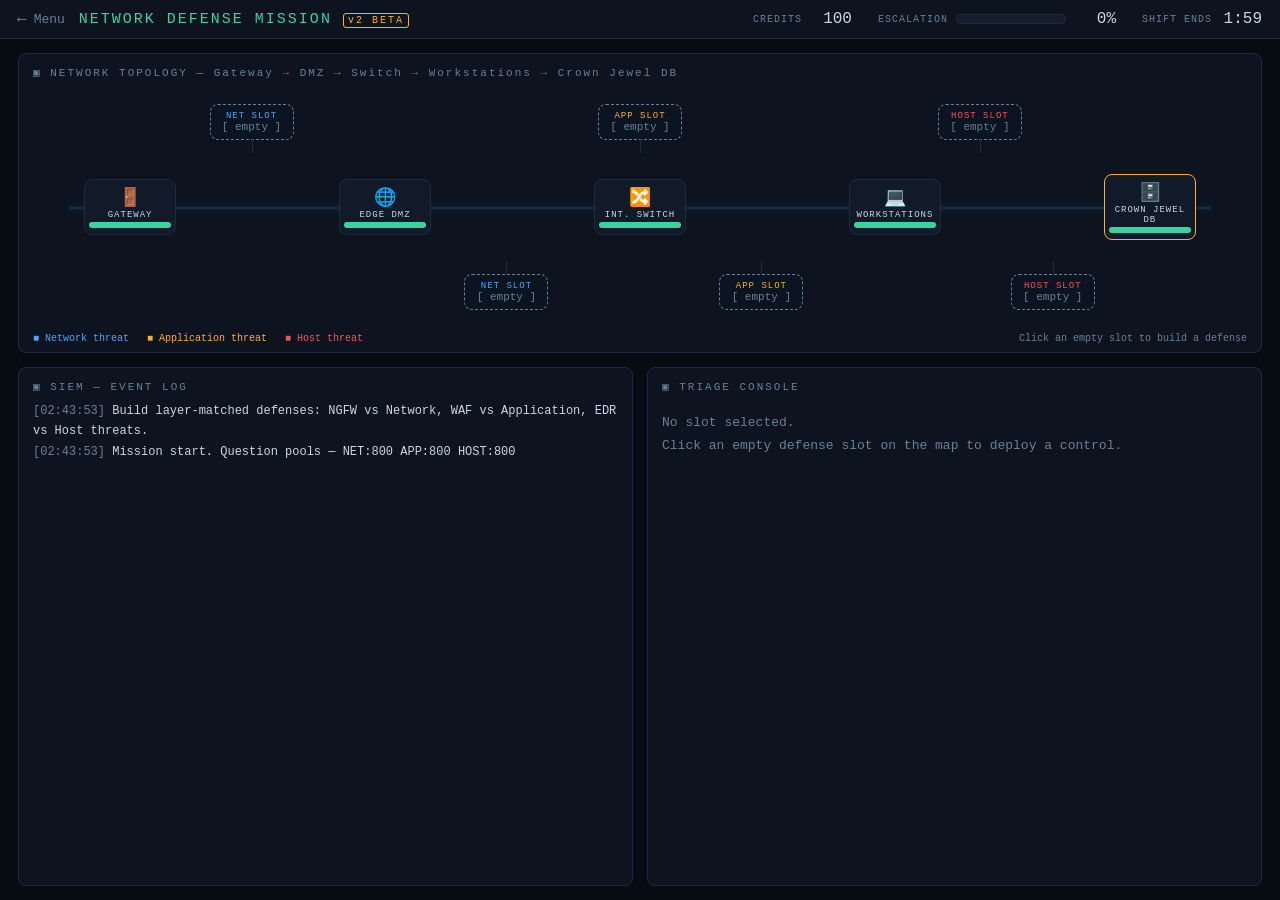
<file: defense-mission-v2.html>
<!DOCTYPE html>
<html lang="en">
<head>
  <meta charset="UTF-8" />
  <meta name="viewport" content="width=device-width, initial-scale=1.0" />
  <title>Defense Mission v2 — Cyber Defense Lab</title>
  <link rel="stylesheet" href="defense-mission-v2.css" />
</head>
<body>

  <!-- ── Top HUD ───────────────────────────────────────────────────────── -->
  <header class="dm-hud">
    <div class="hud-left">
      <a class="hud-back" href="index.html">⟵ Menu</a>
      <span class="hud-title">NETWORK DEFENSE MISSION <span class="beta">v2 BETA</span></span>
    </div>
    <div class="hud-stats">
      <div class="hud-stat"><span class="hud-label">CREDITS</span><span id="hud-credits" class="hud-value">100</span></div>
      <div class="hud-stat">
        <span class="hud-label">ESCALATION</span>
        <div class="esc-bar"><div id="esc-fill" class="esc-fill"></div></div>
        <span id="hud-escalation" class="hud-value">0%</span>
      </div>
      <div class="hud-stat"><span class="hud-label">SHIFT ENDS</span><span id="hud-timer" class="hud-value">2:00</span></div>
    </div>
  </header>

  <main class="dm-main">
    <!-- ── Network map: nodes, path, defense slots, moving packets ─────── -->
    <section class="map-panel">
      <div class="panel-title">▣ NETWORK TOPOLOGY — Gateway → DMZ → Switch → Workstations → Crown Jewel DB</div>
      <div id="map" class="map">
        <div class="path-line"></div>
        <!-- nodes / slots / packets injected by defense-mission-v2.js -->
      </div>
      <div class="map-legend">
        <span class="lg net">■ Network threat</span>
        <span class="lg app">■ Application threat</span>
        <span class="lg host">■ Host threat</span>
        <span class="lg dim">Click an empty slot to build a defense</span>
      </div>
    </section>

    <section class="dm-bottom">
      <!-- ── SIEM log ──────────────────────────────────────────────────── -->
      <div class="siem-panel">
        <div class="panel-title">▣ SIEM — EVENT LOG</div>
        <ul id="siem-log" class="siem-log"></ul>
      </div>

      <!-- ── Triage console: build/upgrade defenses, answer questions ──── -->
      <div class="triage-panel">
        <div class="panel-title">▣ TRIAGE CONSOLE</div>
        <div id="t-idle" class="t-idle">No slot selected.<br/>Click an empty defense slot on the map to deploy a control.</div>

        <!-- build offer -->
        <div id="t-offer" class="t-offer hidden">
          <div id="t-offer-title" class="t-offer-title"></div>
          <p id="t-offer-text"></p>
          <button id="btn-build" class="btn-build"></button>
          <button id="btn-cancel" class="btn-cancel">CANCEL</button>
        </div>

        <!-- question -->
        <div id="t-question" class="t-question hidden">
          <div class="q-meta"><span id="q-context" class="q-context"></span><span id="q-timer" class="q-timer">20s</span></div>
          <div id="q-prompt" class="q-prompt"></div>
          <div id="q-options" class="q-options"></div>
          <div id="q-feedback" class="q-feedback hidden"></div>
        </div>
      </div>
    </section>
  </main>

  <!-- ── End-of-mission overlay ────────────────────────────────────────── -->
  <div id="dm-overlay" class="dm-overlay hidden">
    <div class="overlay-card">
      <h2 id="overlay-title">MISSION OVER</h2>
      <p id="overlay-text"></p>
      <div id="overlay-stats" class="overlay-stats"></div>
      <button id="btn-restart" class="btn-build">↺ RESTART MISSION</button>
      <a class="btn-cancel" href="index.html">RETURN TO MENU</a>
    </div>
  </div>

  <!-- Existing validated question banks (read-only; same files the quiz uses) -->
  <script src="questions-networking-basics.js"></script>
  <script src="questions-defending-systems.js"></script>
  <script src="questions-attacking-concepts.js"></script>
  <script src="questions-alert-investigation.js"></script>
  <script src="questions-cloud-devops.js"></script>
  <script src="questions-ai-automation-safety.js"></script>
  <script src="questions-identity-logins.js"></script>
  <script src="questions-malware-basics.js"></script>

  <script src="defense-mission-v2.js"></script>
</body>
</html>
</file>
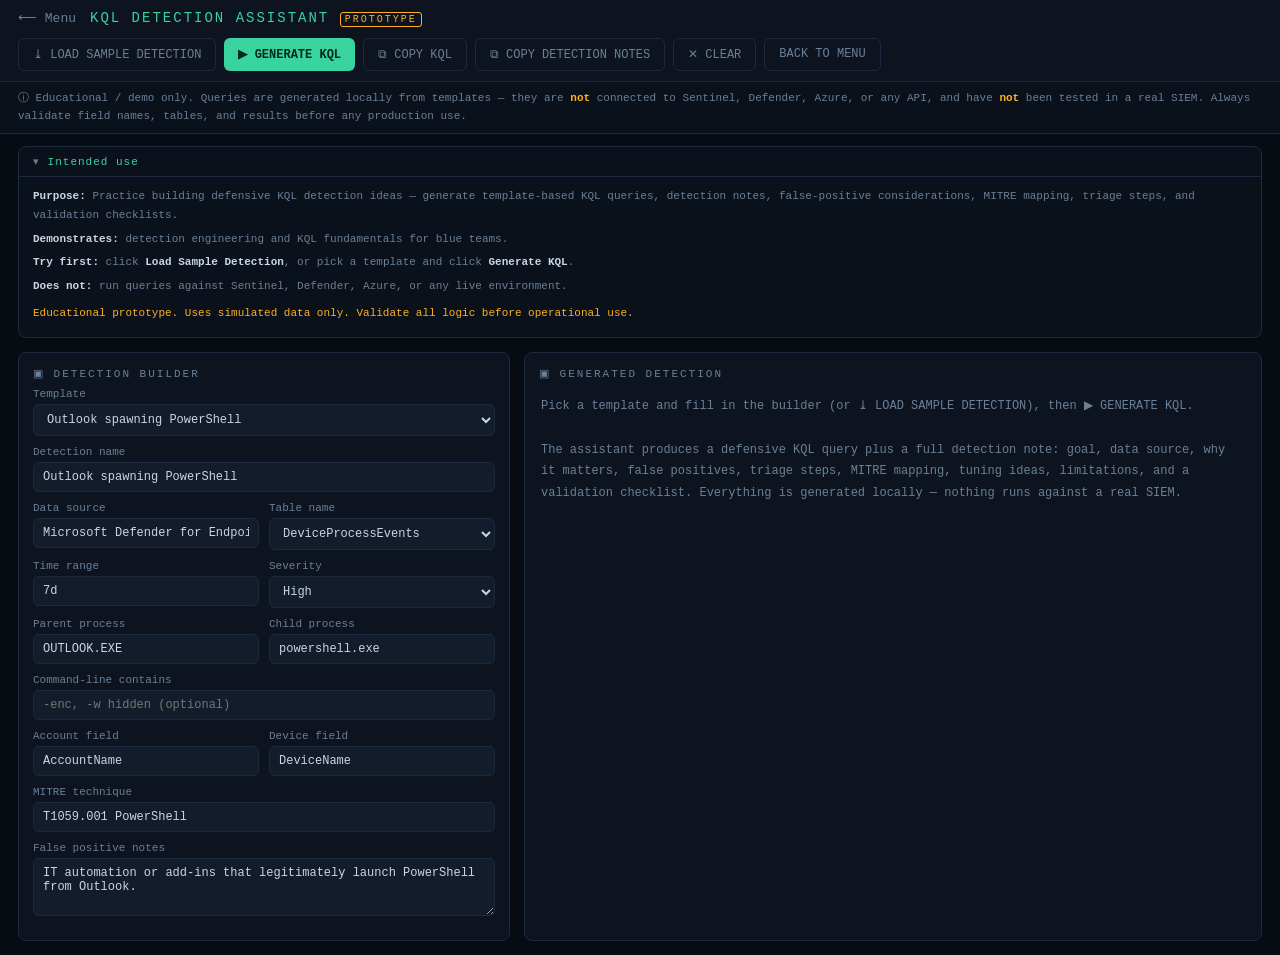
<file: kql-assistant.html>
<!DOCTYPE html>
<html lang="en">
<head>
  <meta charset="UTF-8" />
  <meta name="viewport" content="width=device-width, initial-scale=1.0" />
  <title>KQL Detection Assistant — Cyber Defense Lab</title>
  <link rel="stylesheet" href="kql-assistant.css" />
</head>
<body>

  <header class="kq-hud">
    <div class="hud-left">
      <a class="hud-back" href="index.html">⟵ Menu</a>
      <span class="hud-title">KQL DETECTION ASSISTANT <span class="beta">PROTOTYPE</span></span>
    </div>
    <div class="hud-actions">
      <button id="btn-sample" class="btn-act" title="Load the Outlook→PowerShell sample">⤓ LOAD SAMPLE DETECTION</button>
      <button id="btn-generate" class="btn-act primary">▶ GENERATE KQL</button>
      <button id="btn-copy-kql" class="btn-act">⧉ COPY KQL</button>
      <button id="btn-copy-notes" class="btn-act">⧉ COPY DETECTION NOTES</button>
      <button id="btn-clear" class="btn-act">✕ CLEAR</button>
      <a class="btn-act" href="index.html">BACK TO MENU</a>
    </div>
  </header>

  <div class="kq-banner">
    ⓘ Educational / demo only. Queries are generated locally from templates — they are <b>not</b> connected to
    Sentinel, Defender, Azure, or any API, and have <b>not</b> been tested in a real SIEM.
    Always validate field names, tables, and results before any production use.
  </div>

  <details class="use-box" open>
    <summary>Intended use</summary>
    <div class="use-body">
      <p><b>Purpose:</b> Practice building defensive KQL detection ideas — generate template-based KQL queries, detection notes, false-positive considerations, MITRE mapping, triage steps, and validation checklists.</p>
      <p><b>Demonstrates:</b> detection engineering and KQL fundamentals for blue teams.</p>
      <p><b>Try first:</b> click <b>Load Sample Detection</b>, or pick a template and click <b>Generate KQL</b>.</p>
      <p><b>Does not:</b> run queries against Sentinel, Defender, Azure, or any live environment.</p>
      <p class="use-disc">Educational prototype. Uses simulated data only. Validate all logic before operational use.</p>
    </div>
  </details>

  <main class="kq-main">
    <!-- ── Left: detection builder inputs ────────────────────────────── -->
    <section class="input-panel">
      <div class="panel-title">▣ DETECTION BUILDER</div>

      <label>Template
        <select id="f-template">
          <option value="outlook_powershell">Outlook spawning PowerShell</option>
          <option value="office_cmd">Office application spawning cmd.exe</option>
          <option value="encoded_powershell">Encoded PowerShell command</option>
          <option value="hidden_powershell">PowerShell with hidden / no-profile flags</option>
          <option value="failed_logins">Multiple failed logins</option>
          <option value="rare_outbound">Rare process making outbound connection</option>
        </select>
      </label>

      <label>Detection name<input id="f-name" type="text" placeholder="Outlook spawning PowerShell" /></label>

      <div class="frow2">
        <label>Data source<input id="f-source" type="text" placeholder="Microsoft Defender for Endpoint" /></label>
        <label>Table name
          <select id="f-table">
            <option>DeviceProcessEvents</option>
            <option>DeviceNetworkEvents</option>
            <option>DeviceLogonEvents</option>
            <option>SecurityEvent</option>
            <option>SigninLogs</option>
          </select>
        </label>
      </div>

      <div class="frow2">
        <label>Time range<input id="f-time" type="text" placeholder="7d" /></label>
        <label>Severity
          <select id="f-severity"><option>Low</option><option selected>Medium</option><option>High</option><option>Critical</option></select>
        </label>
      </div>

      <div class="frow2">
        <label>Parent process<input id="f-parent" type="text" placeholder="OUTLOOK.EXE" /></label>
        <label>Child process<input id="f-child" type="text" placeholder="powershell.exe" /></label>
      </div>

      <label>Command-line contains<input id="f-cmd" type="text" placeholder="-enc, -w hidden (optional)" /></label>

      <div class="frow2">
        <label>Account field<input id="f-account" type="text" placeholder="AccountName" /></label>
        <label>Device field<input id="f-device" type="text" placeholder="DeviceName" /></label>
      </div>

      <label>MITRE technique<input id="f-mitre" type="text" placeholder="T1059.001 PowerShell" /></label>
      <label>False positive notes<textarea id="f-fp" rows="3" placeholder="Known admin scripts, sanctioned automation…"></textarea></label>
    </section>

    <!-- ── Right: generated KQL + notes ──────────────────────────────── -->
    <section class="result-panel">
      <div class="panel-title">▣ GENERATED DETECTION</div>
      <div id="kq-result" class="kq-result">
        <div class="kq-empty">
          Pick a template and fill in the builder (or ⤓ LOAD SAMPLE DETECTION), then ▶ GENERATE KQL.<br/><br/>
          The assistant produces a defensive KQL query plus a full detection note: goal, data source,
          why it matters, false positives, triage steps, MITRE mapping, tuning ideas, limitations, and a
          validation checklist. Everything is generated locally — nothing runs against a real SIEM.
        </div>
      </div>
    </section>
  </main>

  <script src="companion-unlocks.js"></script>
  <!-- Canonical "Invoice 4471" scenario pack (data only) — must load before kql-assistant.js -->
  <script src="scenarios/phishing-powershell.js"></script>
  <script src="kql-assistant.js"></script>
  <script>
    // Companion (Phase 2): award the Detection Builder badge on sample load or generate.
    (function () {
      var fire = function () { unlockCompanionBadge("detection_builder", "Detection Builder"); };
      var s = document.getElementById("btn-sample");    if (s) s.addEventListener("click", fire);
      var g = document.getElementById("btn-generate");  if (g) g.addEventListener("click", fire);
    })();
  </script>
</body>
</html>
</file>
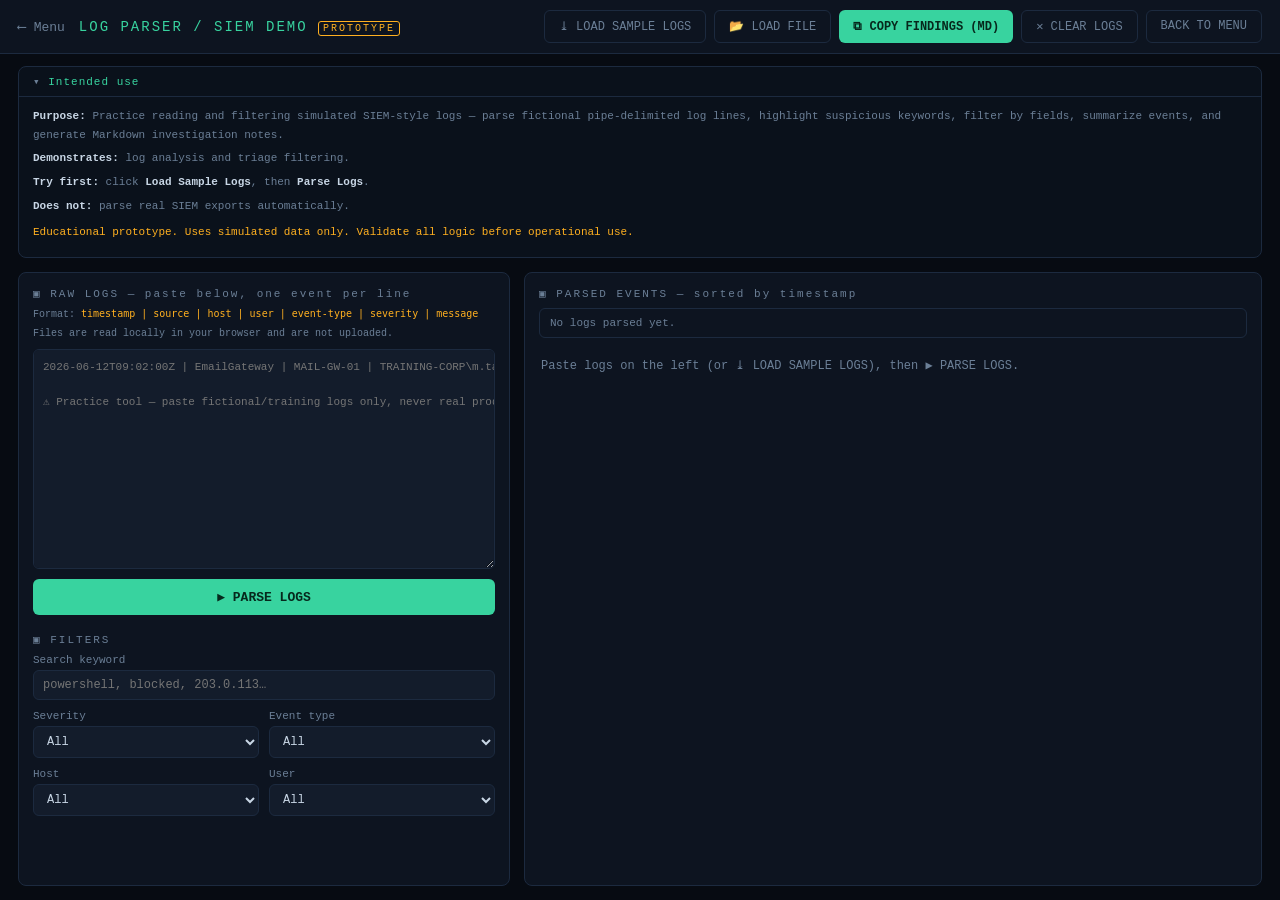
<file: log-parser.html>
<!DOCTYPE html>
<html lang="en">
<head>
  <meta charset="UTF-8" />
  <meta name="viewport" content="width=device-width, initial-scale=1.0" />
  <title>Log Parser / SIEM Demo — Cyber Defense Lab</title>
  <link rel="stylesheet" href="log-parser.css" />
</head>
<body>

  <header class="lp-hud">
    <div class="hud-left">
      <a class="hud-back" href="index.html">⟵ Menu</a>
      <span class="hud-title">LOG PARSER / SIEM DEMO <span class="beta">PROTOTYPE</span></span>
    </div>
    <div class="hud-actions">
      <button id="btn-sample" class="btn-act" title="Load fictional training logs">⤓ LOAD SAMPLE LOGS</button>
      <button id="btn-file" class="btn-act" title="Read a local .txt/.log/.csv file">📂 LOAD FILE</button>
      <input id="file-input" type="file" accept=".txt,.log,.csv" class="hidden" />
      <button id="btn-copy" class="btn-act primary">⧉ COPY FINDINGS (MD)</button>
      <button id="btn-clear" class="btn-act">✕ CLEAR LOGS</button>
      <a class="btn-act" href="index.html">BACK TO MENU</a>
    </div>
  </header>

  <details class="use-box" open>
    <summary>Intended use</summary>
    <div class="use-body">
      <p><b>Purpose:</b> Practice reading and filtering simulated SIEM-style logs — parse fictional pipe-delimited log lines, highlight suspicious keywords, filter by fields, summarize events, and generate Markdown investigation notes.</p>
      <p><b>Demonstrates:</b> log analysis and triage filtering.</p>
      <p><b>Try first:</b> click <b>Load Sample Logs</b>, then <b>Parse Logs</b>.</p>
      <p><b>Does not:</b> parse real SIEM exports automatically.</p>
      <p class="use-disc">Educational prototype. Uses simulated data only. Validate all logic before operational use.</p>
    </div>
  </details>

  <main class="lp-main">
    <!-- ── Left: raw input + controls ────────────────────────────────── -->
    <section class="input-panel">
      <div class="panel-title">▣ RAW LOGS — paste below, one event per line</div>
      <div class="format-hint">Format: <code>timestamp | source | host | user | event-type | severity | message</code></div>
      <div class="file-note">Files are read locally in your browser and are not uploaded. <span id="file-status" class="file-status"></span></div>
      <textarea id="raw-logs" spellcheck="false"
        placeholder="2026-06-12T09:02:00Z | EmailGateway | MAIL-GW-01 | TRAINING-CORP\m.tamm | EmailDelivered | Low | Suspicious attachment delivered&#10;&#10;⚠ Practice tool — paste fictional/training logs only, never real production data."></textarea>
      <button id="btn-parse" class="btn-parse">▶ PARSE LOGS</button>

      <div class="panel-title filters-title">▣ FILTERS</div>
      <label>Search keyword<input id="flt-keyword" type="text" placeholder="powershell, blocked, 203.0.113…" /></label>
      <div class="frow2">
        <label>Severity
          <select id="flt-severity"><option value="">All</option><option>Critical</option><option>High</option><option>Medium</option><option>Low</option></select>
        </label>
        <label>Event type<select id="flt-type"><option value="">All</option></select></label>
      </div>
      <div class="frow2">
        <label>Host<select id="flt-host"><option value="">All</option></select></label>
        <label>User<select id="flt-user"><option value="">All</option></select></label>
      </div>
    </section>

    <!-- ── Right: parsed results + summary ───────────────────────────── -->
    <section class="results-panel">
      <div class="panel-title">▣ PARSED EVENTS — sorted by timestamp</div>
      <div id="lp-summary" class="lp-summary">No logs parsed yet.</div>
      <div id="lp-errors" class="lp-errors hidden"></div>
      <div id="lp-list" class="lp-list">
        <div class="lp-empty">Paste logs on the left (or ⤓ LOAD SAMPLE LOGS), then ▶ PARSE LOGS.</div>
      </div>
    </section>
  </main>

  <script src="companion-unlocks.js"></script>
  <script src="log-parser.js"></script>
  <script>
    // Companion (Phase 2): award the Log Hunter badge on sample load.
    (function () {
      var b = document.getElementById("btn-sample");
      if (b) b.addEventListener("click", function () { unlockCompanionBadge("log_hunter", "Log Hunter"); });
    })();
  </script>
</body>
</html>
</file>
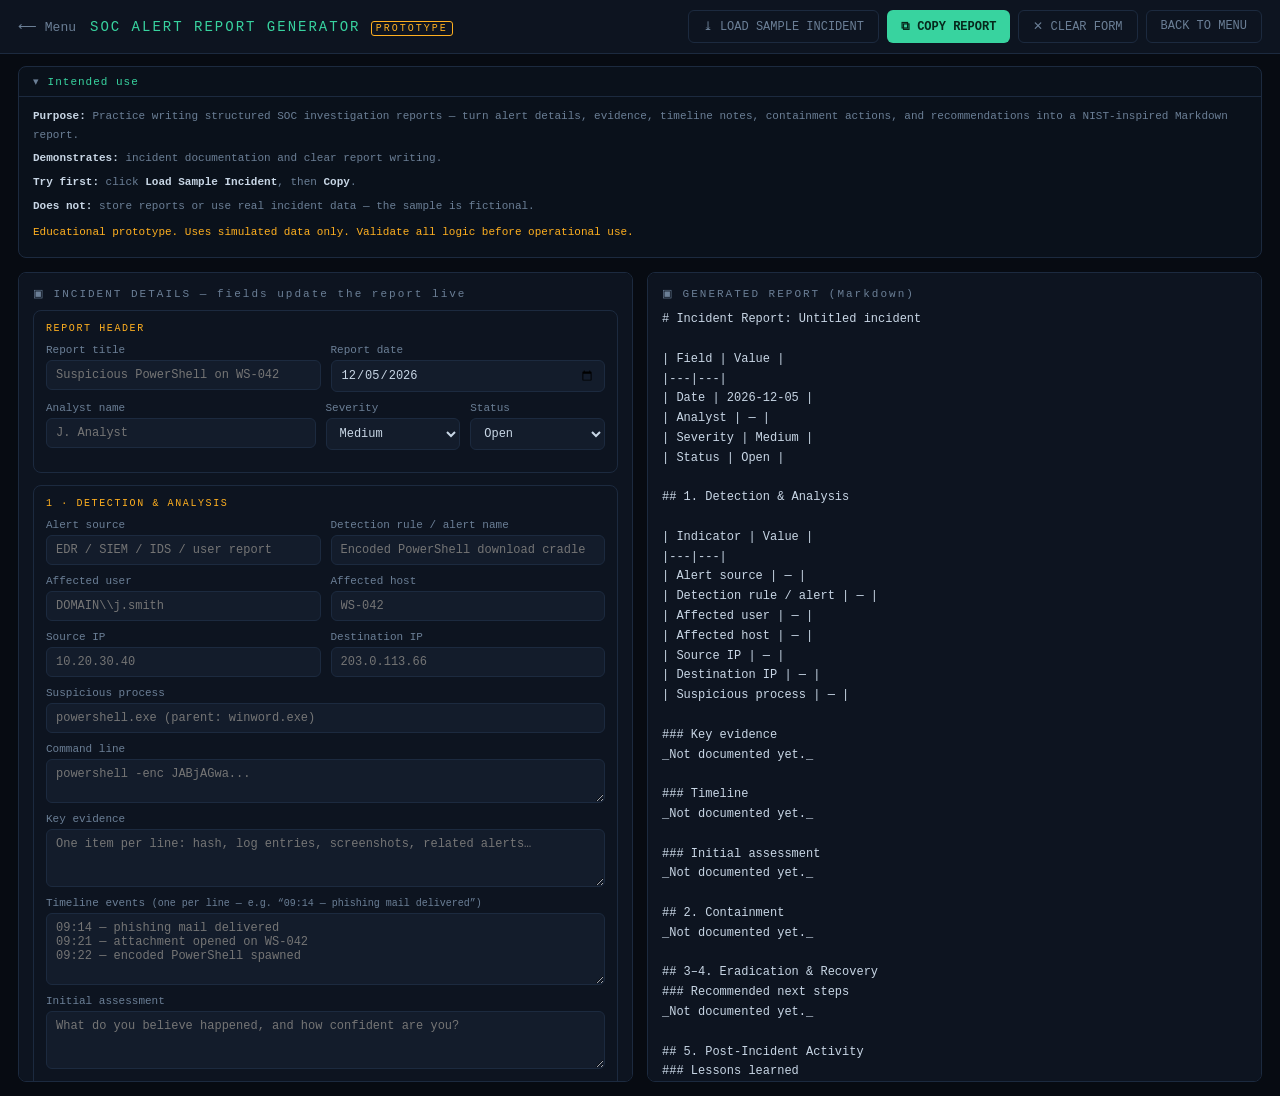
<file: report-generator.html>
<!DOCTYPE html>
<html lang="en">
<head>
  <meta charset="UTF-8" />
  <meta name="viewport" content="width=device-width, initial-scale=1.0" />
  <title>SOC Alert Report Generator — Cyber Defense Lab</title>
  <link rel="stylesheet" href="report-generator.css" />
</head>
<body>

  <header class="rg-hud">
    <div class="hud-left">
      <a class="hud-back" href="index.html">⟵ Menu</a>
      <span class="hud-title">SOC ALERT REPORT GENERATOR <span class="beta">PROTOTYPE</span></span>
    </div>
    <div class="hud-actions">
      <button id="btn-sample" class="btn-act" title="Fill the form with a fictional training incident">⤓ LOAD SAMPLE INCIDENT</button>
      <button id="btn-copy" class="btn-act primary">⧉ COPY REPORT</button>
      <button id="btn-clear" class="btn-act">✕ CLEAR FORM</button>
      <a class="btn-act" href="index.html">BACK TO MENU</a>
    </div>
  </header>

  <details class="use-box" open>
    <summary>Intended use</summary>
    <div class="use-body">
      <p><b>Purpose:</b> Practice writing structured SOC investigation reports — turn alert details, evidence, timeline notes, containment actions, and recommendations into a NIST-inspired Markdown report.</p>
      <p><b>Demonstrates:</b> incident documentation and clear report writing.</p>
      <p><b>Try first:</b> click <b>Load Sample Incident</b>, then <b>Copy</b>.</p>
      <p><b>Does not:</b> store reports or use real incident data — the sample is fictional.</p>
      <p class="use-disc">Educational prototype. Uses simulated data only. Validate all logic before operational use.</p>
    </div>
  </details>

  <main class="rg-main">
    <!-- ── Left: form inputs ─────────────────────────────────────────── -->
    <section class="form-panel">
      <div class="panel-title">▣ INCIDENT DETAILS — fields update the report live</div>
      <form id="rg-form" autocomplete="off">

        <div class="fgroup">
          <div class="fgroup-title">Report header</div>
          <div class="frow2">
            <label>Report title<input id="f-title" type="text" placeholder="Suspicious PowerShell on WS-042" /></label>
            <label>Report date<input id="f-date" type="date" /></label>
          </div>
          <div class="frow3">
            <label>Analyst name<input id="f-analyst" type="text" placeholder="J. Analyst" /></label>
            <label>Severity
              <select id="f-severity">
                <option>Low</option><option selected>Medium</option><option>High</option><option>Critical</option>
              </select>
            </label>
            <label>Status
              <select id="f-status">
                <option selected>Open</option><option>In Progress</option><option>Contained</option><option>Resolved</option><option>Closed</option>
              </select>
            </label>
          </div>
        </div>

        <div class="fgroup">
          <div class="fgroup-title">1 · Detection &amp; Analysis</div>
          <div class="frow2">
            <label>Alert source<input id="f-source" type="text" placeholder="EDR / SIEM / IDS / user report" /></label>
            <label>Detection rule / alert name<input id="f-rule" type="text" placeholder="Encoded PowerShell download cradle" /></label>
          </div>
          <div class="frow2">
            <label>Affected user<input id="f-user" type="text" placeholder="DOMAIN\\j.smith" /></label>
            <label>Affected host<input id="f-host" type="text" placeholder="WS-042" /></label>
          </div>
          <div class="frow2">
            <label>Source IP<input id="f-srcip" type="text" placeholder="10.20.30.40" /></label>
            <label>Destination IP<input id="f-dstip" type="text" placeholder="203.0.113.66" /></label>
          </div>
          <label>Suspicious process<input id="f-process" type="text" placeholder="powershell.exe (parent: winword.exe)" /></label>
          <label>Command line<textarea id="f-cmdline" rows="2" placeholder="powershell -enc JABjAGwa..."></textarea></label>
          <label>Key evidence<textarea id="f-evidence" rows="3" placeholder="One item per line: hash, log entries, screenshots, related alerts…"></textarea></label>
          <label>Timeline events <span class="hint">(one per line — e.g. “09:14 — phishing mail delivered”)</span>
            <textarea id="f-timeline" rows="4" placeholder="09:14 — phishing mail delivered&#10;09:21 — attachment opened on WS-042&#10;09:22 — encoded PowerShell spawned"></textarea></label>
          <label>Initial assessment<textarea id="f-assessment" rows="3" placeholder="What do you believe happened, and how confident are you?"></textarea></label>
        </div>

        <div class="fgroup">
          <div class="fgroup-title">2 · Containment</div>
          <label>Containment actions<textarea id="f-containment" rows="3" placeholder="One per line: host isolated from network, account disabled…"></textarea></label>
        </div>

        <div class="fgroup">
          <div class="fgroup-title">3–4 · Eradication &amp; Recovery</div>
          <label>Recommended next steps<textarea id="f-nextsteps" rows="3" placeholder="One per line: reimage host, rotate credentials, hunt for hash on other systems…"></textarea></label>
        </div>

        <div class="fgroup">
          <div class="fgroup-title">5 · Post-Incident Activity</div>
          <label>Lessons learned<textarea id="f-lessons" rows="3" placeholder="What should change: detection gaps, user training, process fixes…"></textarea></label>
        </div>

      </form>
    </section>

    <!-- ── Right: generated Markdown preview ─────────────────────────── -->
    <section class="preview-panel">
      <div class="panel-title">▣ GENERATED REPORT (Markdown)</div>
      <pre id="rg-preview" class="rg-preview"></pre>
    </section>
  </main>

  <script src="companion-unlocks.js"></script>
  <!-- Canonical "Invoice 4471" scenario pack (data only) — must load before report-generator.js -->
  <script src="scenarios/phishing-powershell.js"></script>
  <script src="report-generator.js"></script>
  <script>
    // Companion (Phase 2): award the Report Writer badge on sample load. Extra
    // listener only — does not alter the tool's own behaviour.
    (function () {
      var b = document.getElementById("btn-sample");
      if (b) b.addEventListener("click", function () { unlockCompanionBadge("report_writer", "Report Writer"); });
    })();
  </script>
</body>
</html>
</file>
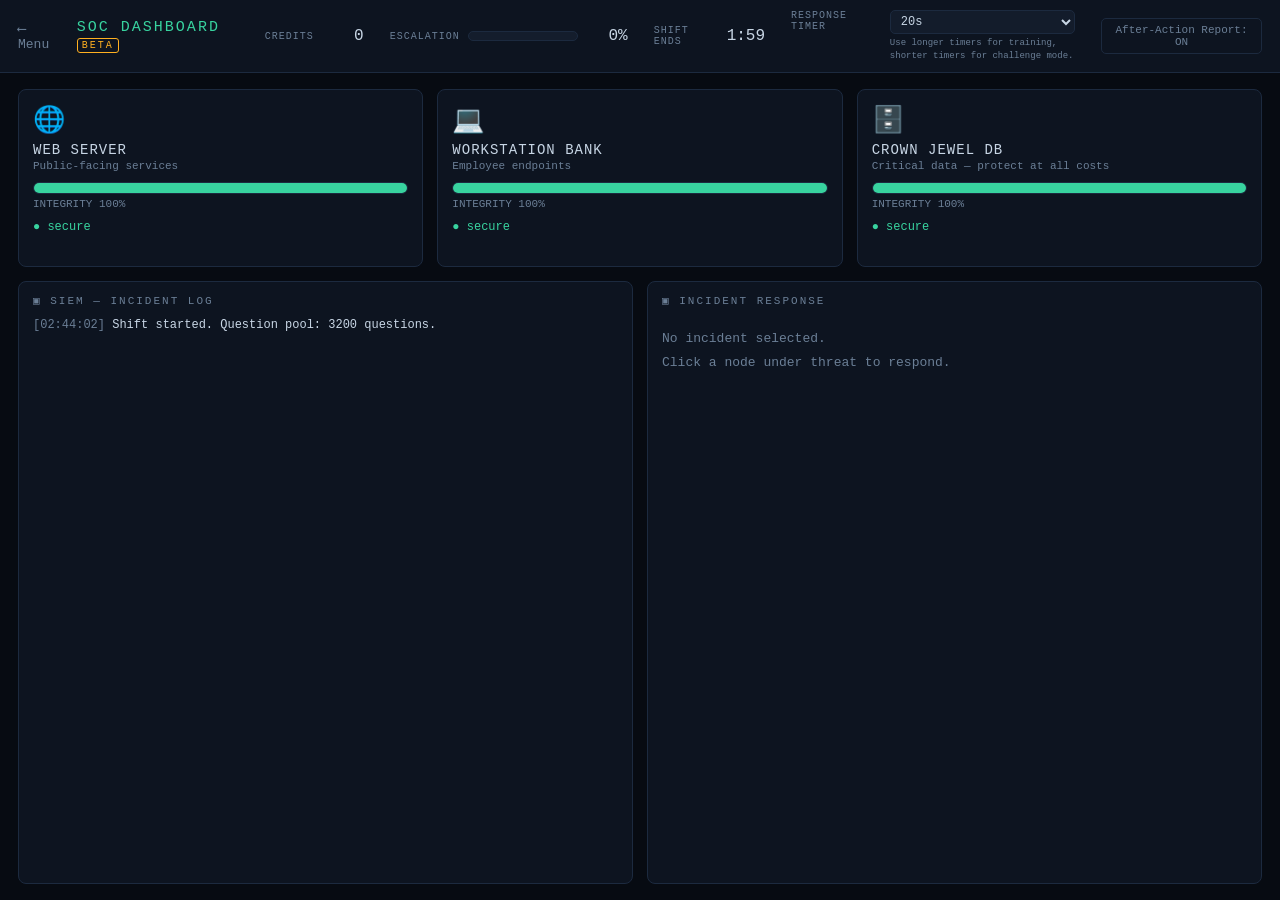
<file: soc-dashboard.html>
<!DOCTYPE html>
<html lang="en">
<head>
  <meta charset="UTF-8" />
  <meta name="viewport" content="width=device-width, initial-scale=1.0" />
  <title>SOC Dashboard — Cyber Defense Lab</title>
  <link rel="stylesheet" href="soc-dashboard.css" />
</head>
<body>

  <!-- ── Top HUD: credits / escalation / shift timer ───────────────────── -->
  <header class="soc-hud">
    <div class="hud-left">
      <a class="hud-back" href="index.html">⟵ Menu</a>
      <span class="hud-title">SOC DASHBOARD <span class="beta">BETA</span></span>
    </div>
    <div class="hud-stats">
      <div class="hud-stat"><span class="hud-label">CREDITS</span><span id="hud-credits" class="hud-value">0</span></div>
      <div class="hud-stat hud-escalation">
        <span class="hud-label">ESCALATION</span>
        <div class="esc-bar"><div id="esc-fill" class="esc-fill"></div></div>
        <span id="hud-escalation" class="hud-value">0%</span>
      </div>
      <div class="hud-stat"><span class="hud-label">SHIFT ENDS</span><span id="hud-timer" class="hud-value">2:00</span></div>
      <div class="hud-stat timer-setting">
        <span class="hud-label">RESPONSE TIMER</span>
        <div class="timer-box">
          <select id="timer-select" title="How long you get to answer each incident question">
            <option value="10">10s</option>
            <option value="15">15s</option>
            <option value="20" selected>20s</option>
            <option value="30">30s</option>
            <option value="45">45s</option>
            <option value="none">No timer</option>
          </select>
          <div class="timer-note">Use longer timers for training, shorter timers for challenge mode.</div>
        </div>
      </div>
      <button id="btn-aar" class="aar-toggle" title="Show a post-shift learning report with missed questions and explanations">After-Action Report: <span id="aar-state">ON</span></button>
    </div>
  </header>

  <!-- ── Center: the three defendable nodes ────────────────────────────── -->
  <main class="soc-main">
    <section class="node-row" id="node-row">
      <!-- Node cards are filled in by soc-dashboard.js -->
    </section>

    <section class="soc-bottom">
      <!-- Bottom-left: scrolling SIEM-style incident log -->
      <div class="siem-panel">
        <div class="panel-title">▣ SIEM — INCIDENT LOG</div>
        <ul id="siem-log" class="siem-log"></ul>
      </div>

      <!-- Bottom-right: active question panel -->
      <div class="question-panel">
        <div class="panel-title">▣ INCIDENT RESPONSE</div>
        <div id="q-idle" class="q-idle">No incident selected.<br/>Click a node under threat to respond.</div>
        <div id="q-active" class="q-active hidden">
          <div class="q-meta"><span id="q-node" class="q-node"></span><span id="q-timer" class="q-timer">20</span></div>
          <div id="q-prompt" class="q-prompt"></div>
          <div id="q-options" class="q-options"></div>
          <div id="q-feedback" class="q-feedback hidden"></div>
        </div>
      </div>
    </section>
  </main>

  <!-- ── Game-over / win overlay ───────────────────────────────────────── -->
  <div id="soc-overlay" class="soc-overlay hidden">
    <div class="overlay-card">
      <h2 id="overlay-title">SHIFT OVER</h2>
      <p id="overlay-text"></p>
      <div class="overlay-stats" id="overlay-stats"></div>
      <button id="btn-restart" class="btn-restart">↺ RESTART SHIFT</button>
      <a class="btn-menu" href="index.html">RETURN TO MENU</a>
    </div>
  </div>

  <!-- ── After-Action Report (shown post-shift when the toggle is ON) ──── -->
  <div id="aar-overlay" class="soc-overlay hidden">
    <div class="overlay-card aar-card">
      <h2 id="aar-title">AFTER-ACTION REPORT</h2>
      <p id="aar-result" class="aar-result"></p>
      <div class="aar-body">
        <div id="aar-summary" class="aar-summary"></div>
        <div id="aar-topics" class="aar-topics"></div>
        <div id="aar-missed" class="aar-missed"></div>
      </div>
      <div class="aar-buttons">
        <button id="btn-copy-report" class="btn-menu">⧉ COPY REPORT</button>
        <button id="btn-aar-restart" class="btn-restart">↺ RESTART SHIFT</button>
        <a class="btn-menu" href="index.html">BACK TO MENU</a>
      </div>
    </div>
  </div>

  <!-- Existing validated question banks (read-only; same files the quiz uses) -->
  <script src="questions-networking-basics.js"></script>
  <script src="questions-defending-systems.js"></script>
  <script src="questions-attacking-concepts.js"></script>
  <script src="questions-alert-investigation.js"></script>
  <script src="questions-cloud-devops.js"></script>
  <script src="questions-ai-automation-safety.js"></script>
  <script src="questions-identity-logins.js"></script>
  <script src="questions-malware-basics.js"></script>

  <script src="soc-dashboard.js"></script>
</body>
</html>
</file>
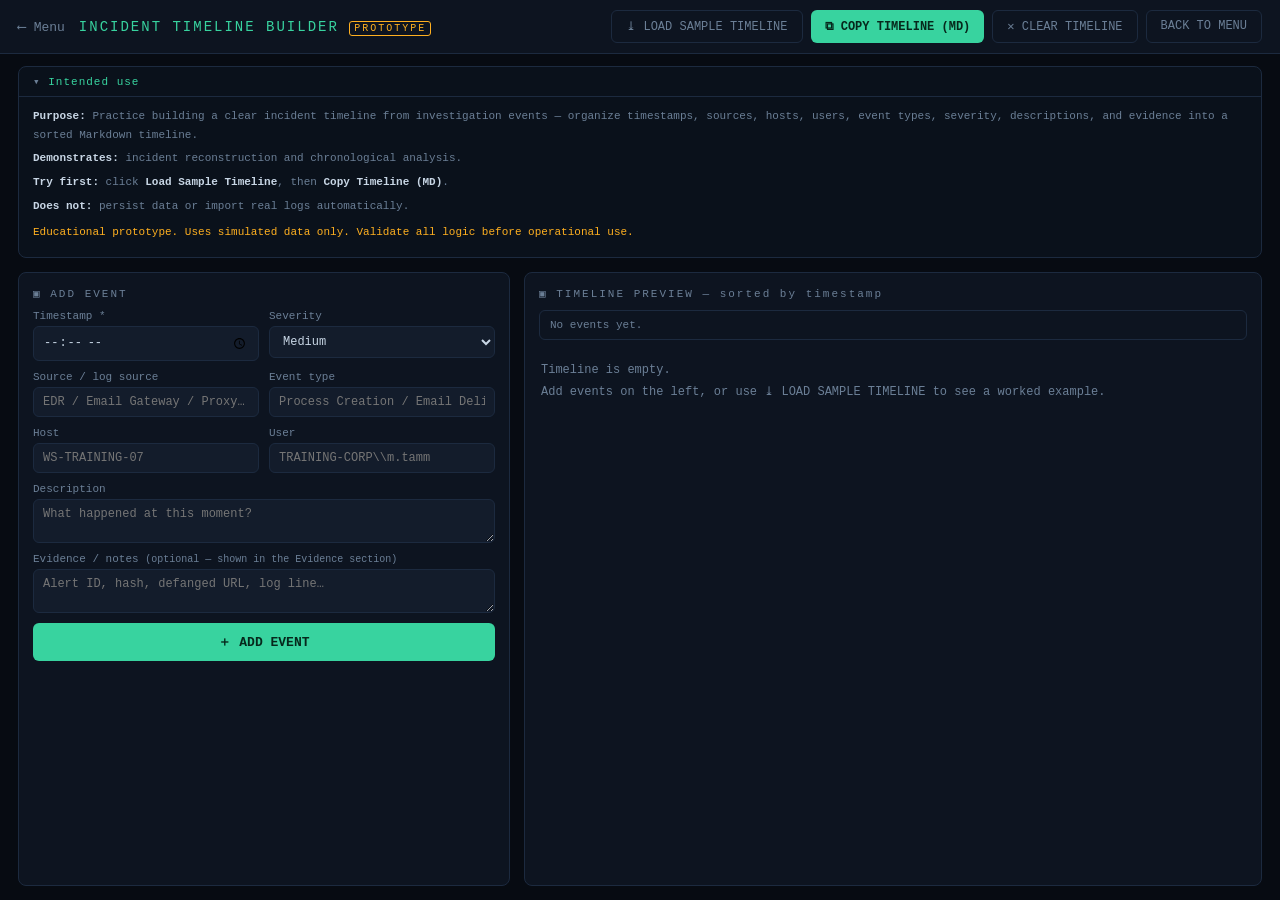
<file: timeline-builder.html>
<!DOCTYPE html>
<html lang="en">
<head>
  <meta charset="UTF-8" />
  <meta name="viewport" content="width=device-width, initial-scale=1.0" />
  <title>Incident Timeline Builder — Cyber Defense Lab</title>
  <link rel="stylesheet" href="timeline-builder.css" />
</head>
<body>

  <header class="tb-hud">
    <div class="hud-left">
      <a class="hud-back" href="index.html">⟵ Menu</a>
      <span class="hud-title">INCIDENT TIMELINE BUILDER <span class="beta">PROTOTYPE</span></span>
    </div>
    <div class="hud-actions">
      <button id="btn-sample" class="btn-act" title="Load a fictional training timeline">⤓ LOAD SAMPLE TIMELINE</button>
      <button id="btn-copy" class="btn-act primary">⧉ COPY TIMELINE (MD)</button>
      <button id="btn-clear" class="btn-act">✕ CLEAR TIMELINE</button>
      <a class="btn-act" href="index.html">BACK TO MENU</a>
    </div>
  </header>

  <details class="use-box" open>
    <summary>Intended use</summary>
    <div class="use-body">
      <p><b>Purpose:</b> Practice building a clear incident timeline from investigation events — organize timestamps, sources, hosts, users, event types, severity, descriptions, and evidence into a sorted Markdown timeline.</p>
      <p><b>Demonstrates:</b> incident reconstruction and chronological analysis.</p>
      <p><b>Try first:</b> click <b>Load Sample Timeline</b>, then <b>Copy Timeline (MD)</b>.</p>
      <p><b>Does not:</b> persist data or import real logs automatically.</p>
      <p class="use-disc">Educational prototype. Uses simulated data only. Validate all logic before operational use.</p>
    </div>
  </details>

  <main class="tb-main">
    <!-- ── Left: event input form ────────────────────────────────────── -->
    <section class="form-panel">
      <div class="panel-title">▣ ADD EVENT</div>
      <form id="tb-form" autocomplete="off">
        <div class="frow2">
          <label>Timestamp *<input id="e-time" type="time" step="60" /></label>
          <label>Severity
            <select id="e-severity">
              <option>Low</option><option selected>Medium</option><option>High</option><option>Critical</option>
            </select>
          </label>
        </div>
        <div class="frow2">
          <label>Source / log source<input id="e-source" type="text" placeholder="EDR / Email Gateway / Proxy…" /></label>
          <label>Event type<input id="e-type" type="text" placeholder="Process Creation / Email Delivered…" /></label>
        </div>
        <div class="frow2">
          <label>Host<input id="e-host" type="text" placeholder="WS-TRAINING-07" /></label>
          <label>User<input id="e-user" type="text" placeholder="TRAINING-CORP\\m.tamm" /></label>
        </div>
        <label>Description<textarea id="e-desc" rows="2" placeholder="What happened at this moment?"></textarea></label>
        <label>Evidence / notes <span class="hint">(optional — shown in the Evidence section)</span>
          <textarea id="e-notes" rows="2" placeholder="Alert ID, hash, defanged URL, log line…"></textarea></label>
        <div id="form-warning" class="form-warning hidden">⚠ Timestamp is required.</div>
        <button type="button" id="btn-add" class="btn-add">＋ ADD EVENT</button>
      </form>
    </section>

    <!-- ── Right: live timeline preview ──────────────────────────────── -->
    <section class="preview-panel">
      <div class="panel-title">▣ TIMELINE PREVIEW — sorted by timestamp</div>
      <div id="tb-stats" class="tb-stats"></div>
      <div id="tb-list" class="tb-list"></div>
    </section>
  </main>

  <script src="companion-unlocks.js"></script>
  <!-- Canonical "Invoice 4471" scenario pack (data only) — must load before timeline-builder.js -->
  <script src="scenarios/phishing-powershell.js"></script>
  <script src="timeline-builder.js"></script>
  <script>
    // Companion (Phase 2): award the Timeline Analyst badge on sample load.
    (function () {
      var b = document.getElementById("btn-sample");
      if (b) b.addEventListener("click", function () { unlockCompanionBadge("timeline_analyst", "Timeline Analyst"); });
    })();
  </script>
</body>
</html>
</file>
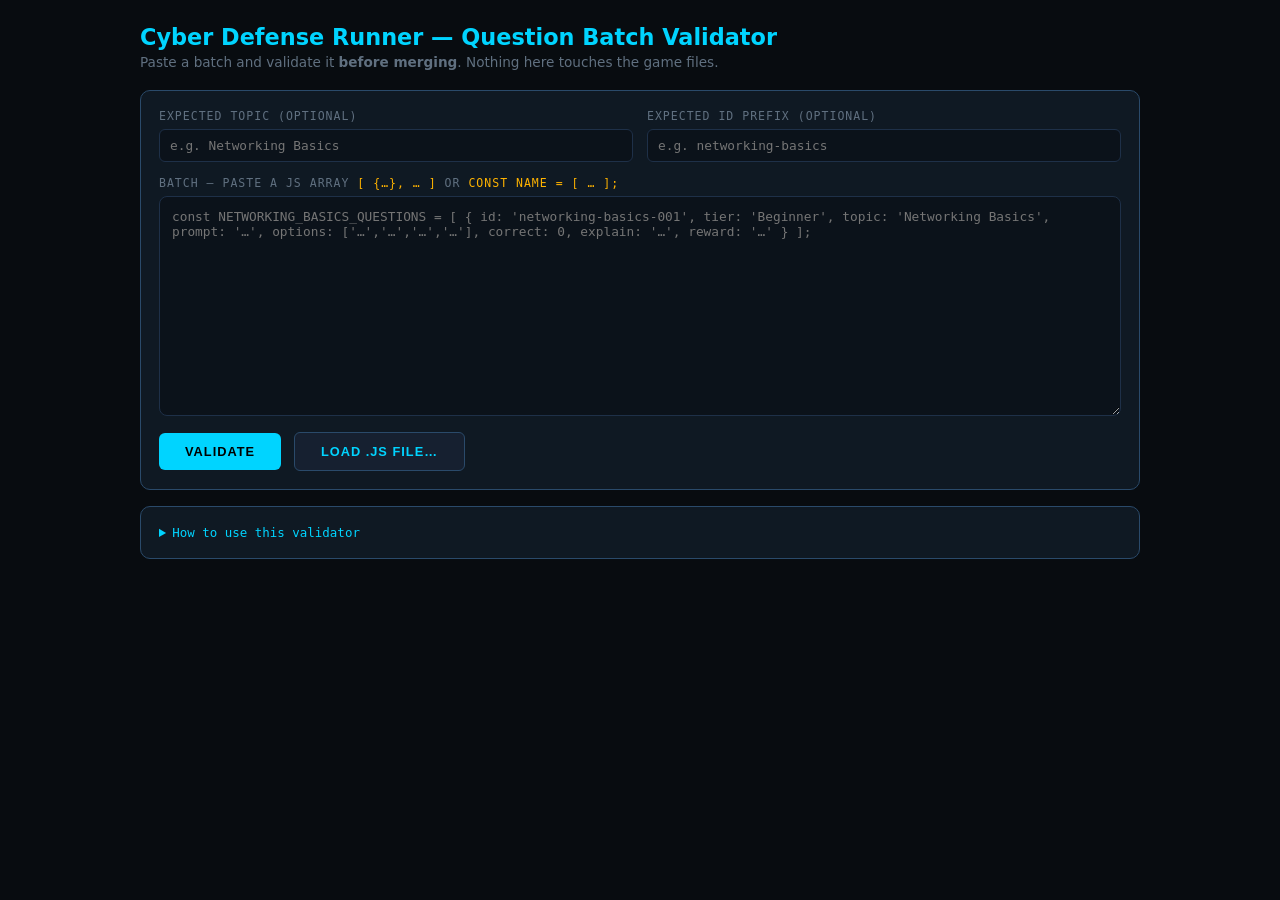
<file: tools/validate-questions.html>
<!DOCTYPE html>
<html lang="en">
<head>
<meta charset="UTF-8">
<meta name="viewport" content="width=device-width, initial-scale=1.0">
<title>CDR — Question Batch Validator</title>
<style>
  :root {
    --bg:#080c10; --surface:#0f1923; --surface2:#162030; --border:#1e3048; --border-hi:#2a4a6a;
    --accent:#00d4ff; --green:#00e87a; --red:#ff3d55; --amber:#ffb300; --text:#cdd9e5; --muted:#607080;
  }
  * { box-sizing:border-box; }
  body { margin:0; background:var(--bg); color:var(--text); font-family:'Segoe UI',system-ui,sans-serif; font-size:15px; padding:24px; }
  .wrap { max-width:1000px; margin:0 auto; }
  h1 { color:var(--accent); font-size:1.4rem; margin:0 0 4px; }
  .sub { color:var(--muted); font-size:0.85rem; margin-bottom:20px; }
  .card { background:var(--surface); border:1px solid var(--border-hi); border-radius:10px; padding:18px; margin-bottom:16px; }
  label { display:block; font-size:0.72rem; letter-spacing:1px; text-transform:uppercase; color:var(--muted); margin-bottom:6px; font-family:'Consolas',monospace; }
  textarea { width:100%; min-height:220px; background:#0b121a; color:var(--text); border:1px solid var(--border); border-radius:8px; padding:12px; font-family:'Consolas',monospace; font-size:0.8rem; resize:vertical; }
  input[type=text] { background:#0b121a; color:var(--text); border:1px solid var(--border); border-radius:6px; padding:8px 10px; font-family:'Consolas',monospace; font-size:0.8rem; width:100%; }
  .row { display:flex; gap:14px; flex-wrap:wrap; margin-bottom:14px; }
  .col { flex:1 1 240px; }
  button { background:var(--accent); color:#000; border:none; padding:11px 26px; border-radius:6px; font-weight:800; letter-spacing:1px; text-transform:uppercase; cursor:pointer; font-size:0.8rem; }
  button:hover { opacity:.9; }
  .file-btn { background:var(--surface2); color:var(--accent); border:1px solid var(--border-hi); margin-left:8px; }
  .status { font-size:1.1rem; font-weight:800; font-family:'Consolas',monospace; padding:10px 16px; border-radius:8px; display:inline-block; margin-bottom:14px; }
  .status.pass { color:var(--green); background:rgba(0,232,122,.1); border:1px solid rgba(0,232,122,.4); }
  .status.fail { color:var(--red); background:rgba(255,61,85,.1); border:1px solid rgba(255,61,85,.4); }
  .grid { display:grid; grid-template-columns:repeat(auto-fit,minmax(150px,1fr)); gap:10px; margin-bottom:14px; }
  .stat { background:var(--surface2); border:1px solid var(--border); border-radius:8px; padding:10px 12px; }
  .stat .k { font-size:0.58rem; letter-spacing:1px; color:var(--muted); font-family:'Consolas',monospace; }
  .stat .v { font-size:1rem; font-weight:800; font-family:'Consolas',monospace; color:var(--accent); }
  .list { font-family:'Consolas',monospace; font-size:0.78rem; line-height:1.7; }
  .list .err { color:var(--red); }
  .list .warn { color:var(--amber); }
  .list .ok { color:var(--green); }
  .section-title { font-size:0.62rem; letter-spacing:1.5px; text-transform:uppercase; color:var(--muted); font-family:'Consolas',monospace; margin:14px 0 6px; border-top:1px solid var(--border); padding-top:12px; }
  details summary { cursor:pointer; color:var(--accent); font-family:'Consolas',monospace; font-size:0.78rem; }
  pre { background:#0b121a; border:1px solid var(--border); border-radius:6px; padding:10px; overflow:auto; font-size:0.72rem; color:var(--muted); }
  code { color:var(--amber); }
</style>
</head>
<body>
<div class="wrap">
  <h1>Cyber Defense Runner — Question Batch Validator</h1>
  <div class="sub">Paste a batch and validate it <b>before merging</b>. Nothing here touches the game files.</div>

  <div class="card">
    <div class="row">
      <div class="col">
        <label>Expected Topic (optional)</label>
        <input type="text" id="topic" placeholder="e.g. Networking Basics">
      </div>
      <div class="col">
        <label>Expected ID Prefix (optional)</label>
        <input type="text" id="prefix" placeholder="e.g. networking-basics">
      </div>
    </div>
    <label>Batch — paste a JS array <code>[ {…}, … ]</code> or <code>const NAME = [ … ];</code></label>
    <textarea id="batch" placeholder="const NETWORKING_BASICS_QUESTIONS = [ { id: 'networking-basics-001', tier: 'Beginner', topic: 'Networking Basics', prompt: '…', options: ['…','…','…','…'], correct: 0, explain: '…', reward: '…' } ];"></textarea>
    <div style="margin-top:12px;">
      <button id="run">Validate</button>
      <button class="file-btn" id="loadFileBtn">Load .js file…</button>
      <input type="file" id="file" accept=".js,.txt" style="display:none">
    </div>
  </div>

  <div class="card" id="report" style="display:none;"></div>

  <details class="card">
    <summary>How to use this validator</summary>
    <pre>
1. Paste a question batch into the box above (either a bare array, or
   `const NETWORKING_BASICS_QUESTIONS = [ ... ];`). Or click "Load .js file…".
2. Optionally type the Expected Topic (e.g. "Networking Basics") and the
   Expected ID Prefix (e.g. "networking-basics") to enforce those.
3. Click Validate. A PASS/FAIL banner plus full summary appears.

Checks performed:
  total count, unique IDs, required fields present, exactly 4 options,
  correct is integer 0-3, balanced A/B/C/D distribution, no obvious
  position pattern, no consecutive repeats (warning), no duplicate/near-
  duplicate prompts, no duplicate option text, topic match, valid tier,
  short explanations, no certification names, no empty strings, ID format.

Option-quality checks (ADVISORY warnings only, never block merge):
  - correct answer much longer than the average wrong answer
  - one option much longer than the others
  - three short options + one long definition-style option
  - the wrong options share an opening word the correct one does not
  - one/two-word distractors while the correct option is a full sentence

PASS means zero ERRORS. Warnings are advisory (distribution slightly off,
consecutive answers sharing an index, or any "OPTION QUALITY" smell) and
do not block merge.

Programmatic / Node CLI usage is documented at the top of
tools/validate-questions.js.
    </pre>
  </details>
</div>

<script src="validate-questions.js"></script>
<script>
  var $ = function (id) { return document.getElementById(id); };

  function extractBatch(text) {
    text = text.trim().replace(/;+\s*$/, "");
    if (!text) throw new Error("Batch is empty.");
    if (text[0] === "[") return (0, eval)("(" + text + ")");
    var m = text.match(/^(const|let|var)\s+[A-Za-z0-9_$]+\s*=/);
    if (m) {
      window.__BATCH = undefined;
      (0, eval)(text.replace(/^(const|let|var)\s+[A-Za-z0-9_$]+\s*=/, "window.__BATCH ="));
      return window.__BATCH;
    }
    return (0, eval)("(" + text + ")");
  }

  function esc(s) { return String(s).replace(/[&<>]/g, function (c) { return { "&": "&amp;", "<": "&lt;", ">": "&gt;" }[c]; }); }

  function render(r) {
    var el = $("report");
    el.style.display = "block";
    if (r.fatal) { el.innerHTML = '<div class="status fail">FATAL</div><div class="list err">' + esc(r.fatal) + "</div>"; return; }

    var h = "";
    h += '<div class="status ' + (r.ok ? "pass" : "fail") + '">' + (r.ok ? "✓ PASS — safe to merge" : "✗ FAIL — fix errors before merging") + "</div>";

    h += '<div class="grid">';
    h += stat("Total", r.total);
    h += stat("Unique IDs", r.uniqueIds + (r.duplicateIds.length ? " ⚠" : ""));
    h += stat("Correct A/B/C/D", r.correctDistribution.A0 + "/" + r.correctDistribution.B1 + "/" + r.correctDistribution.C2 + "/" + r.correctDistribution.D3);
    h += stat("Errors", r.errors.length);
    h += stat("Warnings", r.warnings.length);
    h += stat("Explain avg/max", r.explain.avg + " / " + r.explain.max);
    h += stat("Dup prompts", r.duplicatePromptFindings.length);
    h += stat("Dup options", r.optionDuplicateFindings.length);
    h += stat("Cert names", r.certificationFindings.length);
    h += stat("Consecutive same", r.consecutiveSameCount);
    h += stat("Option quality ⚑", (r.optionQualityFindings ? r.optionQualityFindings.length : 0) + " advisory");
    h += "</div>";

    h += '<div class="section-title">Tier distribution</div><div class="list">' + esc(JSON.stringify(r.tierDistribution)) + "</div>";
    h += '<div class="section-title">Topic distribution</div><div class="list">' + esc(JSON.stringify(r.topicDistribution)) + "</div>";

    h += '<div class="section-title">Errors (' + r.errors.length + ")</div>";
    h += r.errors.length
      ? '<div class="list">' + r.errors.map(function (e) { return '<div class="err">✗ ' + esc((e.id ? e.id + ": " : "") + e.msg) + "</div>"; }).join("") + "</div>"
      : '<div class="list ok">None ✓</div>';

    h += '<div class="section-title">Warnings (' + r.warnings.length + ")</div>";
    h += r.warnings.length
      ? '<div class="list">' + r.warnings.map(function (w) { return '<div class="warn">⚠ ' + esc((w.id ? w.id + ": " : "") + w.msg) + "</div>"; }).join("") + "</div>"
      : '<div class="list ok">None ✓</div>';

    el.innerHTML = h;
  }
  function stat(k, v) { return '<div class="stat"><div class="k">' + esc(k) + '</div><div class="v">' + esc(v) + "</div></div>"; }

  $("run").addEventListener("click", function () {
    var batch;
    try { batch = extractBatch($("batch").value); }
    catch (e) { render({ fatal: "Could not parse batch: " + e.message }); return; }
    var opts = {};
    if ($("topic").value.trim()) opts.topic = $("topic").value.trim();
    if ($("prefix").value.trim()) opts.idPrefix = $("prefix").value.trim();
    render(validateQuestions(batch, opts));
  });

  $("loadFileBtn").addEventListener("click", function () { $("file").click(); });
  $("file").addEventListener("change", function (e) {
    var f = e.target.files[0]; if (!f) return;
    var rd = new FileReader();
    rd.onload = function () { $("batch").value = rd.result; $("run").click(); };
    rd.readAsText(f);
  });
</script>
</body>
</html>
</file>
<file: style.css>
/* style.css === Cyber Defense Runner */

/* ====== Reset =================================================================================================================================================================================================== */

*, *::before, *::after { box-sizing: border-box; margin: 0; padding: 0; }

/* ====== Design tokens =========================================================================================================================================================================== */

:root {
  --bg:           #080c10;
  --surface:      #0f1923;
  --surface2:     #162030;
  --surface3:     #1c2a3a;
  --border:       #1e3048;
  --border-hi:    #2a4a6a;
  --accent:       #00d4ff;
  --accent-dim:   rgba(0, 212, 255, 0.12);
  --accent-glow:  rgba(0, 212, 255, 0.25);
  --green:        #00e87a;
  --green-dim:    rgba(0, 232, 122, 0.12);
  --red:          #ff3d55;
  --red-dim:      rgba(255, 61, 85, 0.12);
  --amber:        #ffb300;
  --text:         #cdd9e5;
  --text-muted:   #607080;
  --text-dim:     #3a5060;
  --radius-sm:    6px;
  --radius:       10px;
  --radius-lg:    14px;
}

/* ====== Base ====================================================================================================================================================================================================== */

body {
  background-color: var(--bg);
  /* subtle dot-grid for atmosphere */
  background-image: radial-gradient(circle, rgba(0,212,255,0.06) 1px, transparent 1px);
  background-size: 28px 28px;
  color: var(--text);
  font-family: 'Segoe UI', system-ui, -apple-system, sans-serif;
  font-size: 15px;
  line-height: 1.5;
  min-height: 100vh;
}

.mono {
  font-family: 'Consolas', 'Courier New', monospace;
  letter-spacing: 0.5px;
}

/* ====== Screen switching ================================================================================================================================================================== */

.screen      { display: none; min-height: 100vh; }
.screen.active { display: flex; }

/* =================================================================================================================================================================================================================================
   START SCREEN
================================================================================================================================================================================================================================= */

#screen-start {
  justify-content: center;
  align-items: center;
  padding: 24px;
}

.start-card {
  position: relative;
  background: var(--surface);
  border: 1px solid var(--border-hi);
  border-radius: var(--radius-lg);
  padding: 52px 44px 44px;
  max-width: 520px;
  width: 100%;
  text-align: center;
  box-shadow:
    0 0 0 1px rgba(0,212,255,0.08),
    0 0 60px rgba(0,212,255,0.06),
    0 24px 64px rgba(0,0,0,0.6);
  overflow: hidden;
}

/* Top accent line on start card */
.start-card::before {
  content: '';
  position: absolute;
  top: 0; left: 0; right: 0;
  height: 2px;
  background: linear-gradient(90deg, transparent, var(--accent), transparent);
}

.start-glow-ring {
  position: absolute;
  top: -80px; left: 50%;
  transform: translateX(-50%);
  width: 260px;
  height: 160px;
  background: radial-gradient(ellipse, rgba(0,212,255,0.1) 0%, transparent 70%);
  pointer-events: none;
}

.logo-block {
  display: flex;
  align-items: center;
  justify-content: center;
  gap: 16px;
  margin-bottom: 24px;
}

.logo-icon {
  font-size: 2.6rem;
  filter: drop-shadow(0 0 12px rgba(0,212,255,0.5));
}

.logo-block h1 {
  font-size: 1.65rem;
  font-weight: 800;
  color: var(--accent);
  letter-spacing: -0.3px;
  line-height: 1.1;
  text-align: left;
}

.logo-sub {
  font-size: 0.65rem;
  letter-spacing: 2.5px;
  color: var(--text-muted);
  text-align: left;
  margin-top: 2px;
  font-family: 'Consolas', monospace;
}

.tagline {
  color: var(--green);
  font-size: 0.95rem;
  font-weight: 600;
  margin-bottom: 14px;
}

.description {
  color: var(--text-muted);
  font-size: 0.88rem;
  line-height: 1.7;
  margin-bottom: 32px;
}

/* Stats row on start card */
.start-meta {
  display: flex;
  justify-content: center;
  align-items: center;
  gap: 0;
  margin-bottom: 36px;
  background: var(--surface2);
  border: 1px solid var(--border);
  border-radius: var(--radius);
  overflow: hidden;
}

.meta-stat {
  flex: 1;
  padding: 14px 8px;
  display: flex;
  flex-direction: column;
  align-items: center;
  gap: 2px;
}

.meta-num {
  font-size: 1.6rem;
  font-weight: 800;
  color: var(--accent);
  font-family: 'Consolas', monospace;
  line-height: 1;
}

.meta-label {
  font-size: 0.65rem;
  letter-spacing: 1px;
  text-transform: uppercase;
  color: var(--text-muted);
}

.meta-divider {
  width: 1px;
  height: 40px;
  background: var(--border);
}

.start-hint {
  margin-top: 16px;
  font-size: 0.72rem;
  color: var(--text-dim);
  letter-spacing: 0.3px;
}

/* Per-mode caption under each main-menu button */
.menu-caption {
  margin: 6px 0 14px;
  font-size: 0.74rem;
  color: var(--text-muted);
  letter-spacing: 0.2px;
}

/* =================================================================================================================================================================================================================================
   SHARED BUTTON
================================================================================================================================================================================================================================= */

.btn-primary {
  display: inline-flex;
  align-items: center;
  justify-content: center;
  gap: 8px;
  background: var(--accent);
  color: #000;
  border: none;
  padding: 13px 40px;
  border-radius: var(--radius-sm);
  font-size: 0.88rem;
  font-weight: 800;
  letter-spacing: 1.2px;
  cursor: pointer;
  text-transform: uppercase;
  transition: opacity 0.15s, box-shadow 0.15s, transform 0.1s;
  box-shadow: 0 0 20px rgba(0,212,255,0.3);
}

.btn-primary:hover {
  opacity: 0.9;
  box-shadow: 0 0 28px rgba(0,212,255,0.5);
}

.btn-primary:active {
  transform: scale(0.97);
  opacity: 1;
}

/* =================================================================================================================================================================================================================================
   GAME SCREEN LAYOUT
================================================================================================================================================================================================================================= */

#screen-game {
  flex-direction: column;
}

/* ====== HUD ========================================================================================================================================================================================================= */

.hud {
  background: var(--surface);
  border-bottom: 1px solid var(--border);
  padding: 10px 20px;
  display: flex;
  align-items: center;
  gap: 12px;
  flex-shrink: 0;
  flex-wrap: wrap;
}

.hud-left   { flex: 1; display: flex; align-items: center; }
.hud-center { flex: 0 0 auto; }
.hud-right  { flex: 1; display: flex; justify-content: flex-end; gap: 10px; }

/* Each HUD stat lives in a bordered panel box */
.hud-panel {
  background: var(--surface2);
  border: 1px solid var(--border);
  border-radius: var(--radius-sm);
  padding: 6px 14px;
  display: flex;
  align-items: center;
  gap: 10px;
}

.hud-label {
  font-size: 0.58rem;
  font-weight: 700;
  letter-spacing: 1.4px;
  text-transform: uppercase;
  color: var(--text-muted);
  white-space: nowrap;
}

.hud-value {
  font-size: 1.05rem;
  font-weight: 700;
  color: var(--accent);
}

/* Health panel === wider, bar inline */
.health-panel {
  gap: 8px;
  border-color: rgba(0,232,122,0.2);
}

.health-bar-bg {
  width: 120px;
  height: 10px;
  background: var(--surface3);
  border: 1px solid var(--border);
  border-radius: 999px;
  overflow: hidden;
  flex-shrink: 0;
}

.health-bar {
  height: 100%;
  width: 100%;
  background: var(--green);
  border-radius: 999px;
  transition: width 0.4s ease, background 0.4s ease;
  box-shadow: 0 0 8px rgba(0,232,122,0.4);
}

.health-value {
  font-size: 1rem;
  font-weight: 700;
  color: var(--green);
  min-width: 28px;
  text-align: right;
}

/* Attacker level panel === danger color */
.attacker-panel {
  border-color: rgba(255,61,85,0.3);
  background: rgba(255,61,85,0.05);
}

.attacker-panel .hud-value {
  color: var(--red);
  text-shadow: 0 0 10px rgba(255,61,85,0.5);
}

/* Wave progress bar === thin strip below HUD */
.wave-track {
  height: 3px;
  background: var(--surface2);
  flex-shrink: 0;
}

.wave-fill {
  height: 100%;
  width: 0%;
  background: linear-gradient(90deg, var(--accent), var(--green));
  transition: width 0.4s ease;
  box-shadow: 0 0 6px rgba(0,212,255,0.5);
}

/* ====== Game content area =============================================================================================================================================================== */

.game-content {
  display: flex;
  flex: 1;
  gap: 20px;
  padding: 20px;
  max-width: 1060px;
  margin: 0 auto;
  width: 100%;
}

/* =================================================================================================================================================================================================================================
   QUESTION PANEL
================================================================================================================================================================================================================================= */

.question-panel {
  flex: 1;
  display: flex;
  flex-direction: column;
  gap: 12px;
  min-width: 0;
}

/* Question card */
.question-card {
  background: var(--surface);
  border: 1px solid var(--border-hi);
  border-left: 3px solid var(--accent);
  border-radius: var(--radius);
  overflow: hidden;
  box-shadow: 0 4px 24px rgba(0,0,0,0.3);
}

.question-card-header {
  display: flex;
  align-items: center;
  gap: 8px;
  padding: 12px 20px 10px;
  border-bottom: 1px solid var(--border);
  background: var(--surface2);
}

.card-rule-line {
  flex: 1;
  height: 1px;
  background: var(--border);
}

.question-text {
  padding: 22px 22px 24px;
  font-size: 1.05rem;
  line-height: 1.75;
  color: var(--text);
}

/* Topic / tier chips */
.chip {
  display: inline-flex;
  align-items: center;
  padding: 3px 10px;
  border-radius: 4px;
  font-size: 0.68rem;
  font-weight: 700;
  letter-spacing: 0.8px;
  text-transform: uppercase;
  white-space: nowrap;
  font-family: 'Consolas', monospace;
}

.chip-topic {
  background: var(--accent-dim);
  border: 1px solid rgba(0,212,255,0.35);
  color: var(--accent);
}

.chip-tier {
  background: var(--green-dim);
  border: 1px solid rgba(0,232,122,0.3);
  color: var(--green);
}

/* ====== Answer options ======================================================================================================================================================================== */

.options-grid {
  display: flex;
  flex-direction: column;
  gap: 8px;
}

.option-btn {
  display: flex;
  align-items: center;
  gap: 0;
  background: var(--surface);
  border: 1px solid var(--border);
  border-radius: var(--radius);
  padding: 0;
  color: var(--text);
  font-size: 0.93rem;
  line-height: 1.5;
  text-align: left;
  cursor: pointer;
  transition: border-color 0.15s, background 0.15s, box-shadow 0.15s;
  overflow: hidden;
}

.option-btn:hover:not(:disabled) {
  border-color: var(--accent);
  background: var(--surface2);
  box-shadow: 0 0 0 1px var(--accent-dim), 0 4px 16px rgba(0,0,0,0.3);
}

.option-btn:disabled { cursor: default; }

/* Letter badge */
.option-letter {
  display: flex;
  align-items: center;
  justify-content: center;
  flex-shrink: 0;
  width: 48px;
  align-self: stretch;
  background: var(--surface2);
  border-right: 1px solid var(--border);
  color: var(--accent);
  font-family: 'Consolas', monospace;
  font-size: 0.85rem;
  font-weight: 700;
  letter-spacing: 0.5px;
  transition: background 0.15s, color 0.15s;
}

.option-btn:hover:not(:disabled) .option-letter {
  background: var(--accent-dim);
}

.option-text {
  padding: 14px 16px;
  flex: 1;
}

/* Correct state */
.option-btn.correct {
  border-color: var(--green);
  background: var(--green-dim);
  box-shadow: 0 0 0 1px rgba(0,232,122,0.15);
}

.option-btn.correct .option-letter {
  background: rgba(0,232,122,0.2);
  border-right-color: rgba(0,232,122,0.3);
  color: var(--green);
}

.option-btn.correct .option-text {
  color: var(--green);
  font-weight: 600;
}

/* Wrong state */
.option-btn.wrong {
  border-color: var(--red);
  background: var(--red-dim);
}

.option-btn.wrong .option-letter {
  background: rgba(255,61,85,0.2);
  border-right-color: rgba(255,61,85,0.3);
  color: var(--red);
}

.option-btn.wrong .option-text {
  color: var(--red);
}

/* ====== Feedback area =========================================================================================================================================================================== */

.feedback-area {
  display: flex;
  flex-direction: column;
  gap: 10px;
}

.feedback-area.hidden { display: none; }

.feedback-banner {
  display: flex;
  align-items: center;
  gap: 10px;
  padding: 14px 18px;
  border-radius: var(--radius);
  font-weight: 700;
  font-size: 0.95rem;
  border-width: 1px;
  border-style: solid;
}

.feedback-banner.correct {
  background: var(--green-dim);
  border-color: rgba(0,232,122,0.4);
  color: var(--green);
  box-shadow: 0 0 20px rgba(0,232,122,0.1);
}

.feedback-banner.wrong {
  background: var(--red-dim);
  border-color: rgba(255,61,85,0.4);
  color: var(--red);
  box-shadow: 0 0 20px rgba(255,61,85,0.1);
}

.explanation-header {
  font-size: 0.6rem;
  letter-spacing: 2px;
  text-transform: uppercase;
  color: var(--text-dim);
  padding: 0 4px;
  font-family: 'Consolas', monospace;
}

.explanation-box {
  background: var(--surface);
  border: 1px solid var(--border);
  border-left: 3px solid var(--border-hi);
  border-radius: var(--radius);
  padding: 16px 18px;
  font-size: 0.88rem;
  color: var(--text-muted);
  line-height: 1.7;
}

.btn-next {
  align-self: flex-start;
  background: var(--surface2);
  color: var(--accent);
  border: 1px solid var(--accent);
  box-shadow: none;
  padding: 11px 28px;
}

.btn-next:hover {
  background: var(--accent-dim);
  box-shadow: 0 0 16px var(--accent-glow);
}

/* =================================================================================================================================================================================================================================
   SIDEBAR === Defensive Modules
================================================================================================================================================================================================================================= */

.sidebar {
  width: 200px;
  flex-shrink: 0;
  display: flex;
  flex-direction: column;
  gap: 10px;
}

.sidebar-header {
  display: flex;
  align-items: center;
  gap: 6px;
  padding-bottom: 10px;
  border-bottom: 1px solid var(--border);
}

.sidebar-icon {
  color: var(--accent);
  font-size: 0.9rem;
}

.sidebar-title {
  font-size: 0.6rem;
  font-weight: 700;
  letter-spacing: 1.8px;
  text-transform: uppercase;
  color: var(--text-muted);
  font-family: 'Consolas', monospace;
}

.upgrades-list {
  display: flex;
  flex-direction: column;
  gap: 6px;
}

.upgrade-chip {
  display: flex;
  align-items: center;
  gap: 8px;
  background: var(--surface2);
  border: 1px solid var(--border-hi);
  border-left: 2px solid var(--accent);
  border-radius: var(--radius-sm);
  padding: 8px 10px;
  font-size: 0.75rem;
  color: var(--accent);
  line-height: 1.3;
}

.no-upgrades {
  font-size: 0.78rem;
  color: var(--text-dim);
  font-style: italic;
  line-height: 1.5;
}

/* Analyst Status — live training stats */
.analyst-stats {
  display: grid;
  grid-template-columns: 1fr 1fr;
  gap: 6px;
  margin: 2px 0 4px;
}
.analyst-stats > div {
  background: var(--surface);
  border: 1px solid var(--border);
  border-radius: var(--radius-sm);
  padding: 6px 8px;
}
.analyst-stats .stat-wide { grid-column: 1 / -1; }
.analyst-stats dt {
  font-size: 0.55rem;
  letter-spacing: 1.2px;
  text-transform: uppercase;
  color: var(--text-muted);
  font-family: 'Consolas', monospace;
  margin-bottom: 2px;
}
.analyst-stats dd {
  font-size: 1.05rem;
  color: var(--text);
  font-family: 'Consolas', monospace;
}
.analyst-stats .stat-wide dd { font-size: 0.8rem; }
.analyst-stats dd.stat-good { color: var(--green); }
.analyst-stats dd.stat-bad  { color: var(--red); }
.analyst-stats dd.stat-cr   { color: var(--amber); }

/* =================================================================================================================================================================================================================================
   ANALYST COMPANION
================================================================================================================================================================================================================================= */
.comp-id {
  display: flex;
  align-items: baseline;
  justify-content: space-between;
  gap: 8px;
  margin: 2px 0;
}
.comp-name {
  font-size: 0.9rem;
  color: var(--accent);
  font-weight: 700;
  letter-spacing: 1px;
  font-family: 'Consolas', monospace;
  overflow: hidden;
  text-overflow: ellipsis;
  white-space: nowrap;
}
.comp-state {
  font-size: 0.6rem;
  letter-spacing: 1px;
  text-transform: uppercase;
  color: var(--text-muted);
  flex-shrink: 0;
}

.comp-energy { margin: 4px 0 2px; }
.comp-energy-top {
  display: flex;
  justify-content: space-between;
  font-size: 0.55rem;
  letter-spacing: 1.2px;
  color: var(--text-muted);
  font-family: 'Consolas', monospace;
  margin-bottom: 4px;
}
.comp-energy-track {
  height: 8px;
  background: var(--surface);
  border: 1px solid var(--border);
  border-radius: 5px;
  overflow: hidden;
}
.comp-energy-fill {
  height: 100%;
  width: 50%;
  background: var(--accent);
  transition: width .3s ease, background .3s ease;
}
.comp-energy-fill.tier-tired       { background: var(--red); }
.comp-energy-fill.tier-monitoring  { background: var(--accent); }
.comp-energy-fill.tier-focused     { background: var(--green); }
.comp-energy-fill.tier-overcharged { background: var(--amber); box-shadow: 0 0 8px var(--amber); }

/* Cosmetic unlocks */
.cosmetic-list { display: flex; flex-direction: column; gap: 6px; }
.cosmetic {
  display: flex;
  flex-direction: column;
  gap: 1px;
  border: 1px solid var(--border);
  border-radius: var(--radius-sm);
  padding: 6px 8px;
}
.cosmetic.unlocked {
  border-color: var(--accent);
  background: var(--accent-dim);
}
.cosmetic .cos-name {
  font-size: 0.72rem;
  color: var(--text);
}
.cosmetic.unlocked .cos-name { color: var(--accent); }
.cosmetic .cos-hint {
  font-size: 0.58rem;
  color: var(--text-dim);
  letter-spacing: 0.5px;
}
.cosmetic.unlocked .cos-hint { color: var(--text-muted); }

/* Customize controls */
.comp-customize { display: flex; flex-direction: column; gap: 6px; }
.comp-name-input {
  width: 100%;
  background: var(--surface);
  border: 1px solid var(--border);
  border-radius: var(--radius-sm);
  color: var(--text);
  font-family: 'Consolas', monospace;
  font-size: 0.75rem;
  padding: 6px 8px;
}
.comp-name-input:focus { outline: none; border-color: var(--accent); }
.comp-btn {
  background: transparent;
  border: 1px solid var(--border-hi);
  border-radius: var(--radius-sm);
  color: var(--text-muted);
  font-family: 'Consolas', monospace;
  font-size: 0.7rem;
  padding: 6px 8px;
  cursor: pointer;
}
.comp-btn:hover { color: var(--text); border-color: var(--accent); }
.comp-btn-danger { border-color: var(--red); color: var(--red); }
.comp-btn-danger:hover { background: var(--red-dim); color: var(--red); border-color: var(--red); }
.comp-btn-accent { width: 100%; border-color: var(--accent); color: var(--accent); margin-top: 2px; }
.comp-btn-accent:hover { background: var(--accent-dim); color: var(--accent); border-color: var(--accent); }

/* ── Compact companion card (avatar + glow + identity + message) ───────────── */
.companion-card {
  display: flex;
  flex-direction: column;
  align-items: center;
  gap: 3px;
  padding: 14px 10px 10px;
  border: 1px solid var(--border);
  border-radius: var(--radius);
  background: var(--surface);
  transition: box-shadow .4s ease, border-color .4s ease;
}
.companion-card { padding-top: 18px; }
.companion-card .avatar { padding: 4px 0 2px; gap: 0; }
.companion-card .avatar-ring { width: 128px; height: 128px; }   /* hero portrait */
.companion-card .avatar-svg { width: 58px; height: 61px; }

.companion-card .comp-name {
  font-size: 1rem; color: var(--accent); font-weight: 700;
  letter-spacing: 1px; font-family: 'Consolas', monospace; margin-top: 6px;
}
.companion-card .comp-title {
  font-size: 0.6rem; letter-spacing: 1.2px; text-transform: uppercase; color: var(--amber);
}
.companion-card .comp-state {
  font-size: 0.56rem; letter-spacing: 1.6px; text-transform: uppercase; color: var(--text-muted);
}
.companion-card .avatar-status {
  margin-top: 7px; width: 100%; text-align: center;
  font-size: 0.66rem; color: var(--text); opacity: 0.92;
  background: var(--surface2); border: 1px solid var(--border);
  border-radius: 6px; padding: 5px 8px;
}

/* ── Companion: idle motion ─────────────────────────────────────────────────
   The glyph gently floats; per-type flavor overrides the animation below. */
.avatar-glyph {
  animation: comp-float 4.2s ease-in-out infinite;
  will-change: transform;
}
@keyframes comp-float {
  0%, 100% { transform: translateY(0); }
  50%      { transform: translateY(-4px); }
}

/* ── Companion: energy-state glow (animated pulse on the card) ───────────────
   Tier classes are set by renderCompanion(); each tier pulses at its own
   speed/intensity. Tired is muted and slow; Overcharged is the strongest. */
.companion-card.tier-tired {
  border-color: var(--border);
  animation: glow-tired 5.5s ease-in-out infinite;
}
.companion-card.tier-tired .avatar { opacity: 0.55; }
.companion-card.tier-tired .avatar-glyph { animation-duration: 6s; }

.companion-card.tier-monitoring {
  border-color: var(--border-hi);
  animation: glow-monitoring 3.8s ease-in-out infinite;
}
.companion-card.tier-focused {
  border-color: var(--accent);
  animation: glow-focused 2.8s ease-in-out infinite;
}
.companion-card.tier-overcharged {
  border-color: var(--amber);
  animation: glow-overcharged 2s ease-in-out infinite;
}
@keyframes glow-tired      { 0%,100% { box-shadow: 0 0 6px  rgba(120,140,160,.10); } 50% { box-shadow: 0 0 11px rgba(120,140,160,.18); } }
@keyframes glow-monitoring { 0%,100% { box-shadow: 0 0 12px rgba(0,212,255,.12);   } 50% { box-shadow: 0 0 18px rgba(0,212,255,.24);   } }
@keyframes glow-focused    { 0%,100% { box-shadow: 0 0 16px rgba(0,232,122,.18);   } 50% { box-shadow: 0 0 25px rgba(0,232,122,.32);   } }
@keyframes glow-overcharged{ 0%,100% { box-shadow: 0 0 18px rgba(255,179,0,.24);   } 50% { box-shadow: 0 0 33px rgba(255,179,0,.46);   } }

/* ── Companion: answer / unlock feedback (short, auto-removed by JS) ─────────
   These come after the tier rules (equal specificity) so they win while active,
   then the tier glow resumes once the class is removed. */
.companion-card.companion-feedback-correct { animation: fb-correct .85s ease-out; }
.companion-card.companion-feedback-wrong   { animation: fb-wrong   .75s ease-out; }
.companion-card.companion-feedback-unlock  { animation: fb-unlock  1s   ease-out; }
@keyframes fb-correct {
  0%   { box-shadow: 0 0 0 0 rgba(0,232,122,.55); }
  55%  { box-shadow: 0 0 26px 6px rgba(0,232,122,.55); }
  100% { box-shadow: 0 0 0 0 rgba(0,232,122,0); }
}
@keyframes fb-wrong {
  0%,100% { box-shadow: 0 0 0 0 rgba(255,61,85,0); transform: translateX(0); }
  20%     { box-shadow: 0 0 18px 3px rgba(255,61,85,.55); transform: translateX(-2px); }
  50%     { transform: translateX(2px); }
  80%     { box-shadow: 0 0 10px 1px rgba(255,61,85,.30); transform: translateX(-1px); }
}
@keyframes fb-unlock {
  0%   { box-shadow: 0 0 0 0 rgba(255,179,0,.6); }
  50%  { box-shadow: 0 0 30px 9px rgba(255,179,0,.5); }
  100% { box-shadow: 0 0 0 0 rgba(255,179,0,0); }
}

/* ── Companion: per-type flavor (subtle CSS only) ───────────────────────────── */
.companion-card[data-ctype="packet_owl"] .avatar-glyph { animation: comp-bob 3.6s ease-in-out infinite; }
@keyframes comp-bob { 0%,100% { transform: translateY(0); } 50% { transform: translateY(-6px) scale(1.04); } }
.companion-card[data-ctype="log_fox"] .avatar-glyph { animation-duration: 2.6s; }   /* quicker, alert */
.companion-card[data-ctype="malware_raven"] .avatar-glyph { filter: brightness(.82) drop-shadow(0 0 6px rgba(0,0,0,.55)); }
.companion-card[data-ctype="firewall_dragon"] .avatar-glyph { filter: drop-shadow(0 0 8px rgba(255,140,0,.55)); }
.companion-card[data-ctype="triage_drone"] .avatar-ring::after {
  content: ""; position: absolute; inset: -3px; border-radius: 50%;
  border: 1px solid transparent; border-top-color: var(--accent);
  animation: drone-scan 3s linear infinite;
}
@keyframes drone-scan { to { transform: rotate(360deg); } }

/* Subtle SVG-internal touches per type */
.companion-card[data-ctype="packet_owl"] .owl-eyes {
  transform-origin: center; transform-box: fill-box;
  animation: owl-blink 4.5s ease-in-out infinite;
}
@keyframes owl-blink { 0%,92%,100% { transform: scaleY(1); } 96% { transform: scaleY(0.1); } }
.companion-card[data-ctype="firewall_dragon"] .fd-ember { animation: ember-pulse 2.2s ease-in-out infinite; }
@keyframes ember-pulse { 0%,100% { opacity: 0.45; } 50% { opacity: 1; } }
.companion-card[data-ctype="triage_drone"] .td-lens { animation: lens-pulse 1.8s ease-in-out infinite; }
@keyframes lens-pulse { 0%,100% { opacity: 0.5; } 50% { opacity: 1; } }
.companion-card[data-ctype="sentinel"] .s-eyes { animation: scan-blink 4s ease-in-out infinite; }
@keyframes scan-blink { 0%,90%,100% { opacity: 1; } 95% { opacity: 0.25; } }
.companion-card[data-ctype="log_fox"] .fox-ears {
  transform-origin: center bottom; transform-box: fill-box;
  animation: ear-twitch 5s ease-in-out infinite;
}
@keyframes ear-twitch { 0%,86%,100% { transform: rotate(0); } 90% { transform: rotate(-4deg); } 95% { transform: rotate(3deg); } }
.companion-card[data-ctype="malware_raven"] .raven-eye { animation: raven-glow 3.2s ease-in-out infinite; }
@keyframes raven-glow { 0%,100% { opacity: 0.55; } 50% { opacity: 1; } }

/* Respect users who prefer reduced motion */
@media (prefers-reduced-motion: reduce) {
  .avatar-glyph,
  .companion-card,
  .companion-card .avatar-ring::after,
  .owl-eyes, .fd-ember, .td-lens,
  .s-eyes, .fox-ears, .raven-eye, .cav-sprite { animation: none !important; }
}

/* ── Customize Companion modal ─────────────────────────────────────────────── */
.comp-modal {
  position: fixed; inset: 0; z-index: 200;
  background: rgba(4, 7, 12, 0.8);
  display: flex; align-items: center; justify-content: center; padding: 20px;
}
.comp-modal.hidden { display: none; }
.comp-modal-card {
  background: var(--surface); border: 1px solid var(--border-hi); border-radius: var(--radius-lg);
  width: 100%; max-width: 460px; max-height: 88vh;
  display: flex; flex-direction: column; box-shadow: 0 12px 44px rgba(0, 0, 0, 0.6);
}
.comp-modal-head {
  display: flex; justify-content: space-between; align-items: center;
  padding: 14px 18px; border-bottom: 1px solid var(--border);
  font-family: 'Consolas', monospace; letter-spacing: 2px; color: var(--accent); font-size: 0.72rem;
}
.comp-modal-x { background: transparent; border: none; color: var(--text-muted); font-size: 1rem; cursor: pointer; line-height: 1; }
.comp-modal-x:hover { color: var(--text); }
.comp-modal-body { padding: 16px 18px; overflow-y: auto; display: flex; flex-direction: column; gap: 18px; }
.comp-modal-sec h4 {
  font-size: 0.62rem; letter-spacing: 1.5px; text-transform: uppercase;
  color: var(--text-muted); font-family: 'Consolas', monospace; margin-bottom: 8px;
}
.comp-title-row { display: block; font-size: 0.65rem; color: var(--text-muted); margin-top: 10px; }
.comp-title-row select { margin-top: 4px; }

/* Companion type: the avatar IS a distinct SVG face (inherits state colour) */
.avatar-glyph {
  line-height: 0;
  filter: drop-shadow(0 0 5px rgba(0, 0, 0, 0.4));
}
.avatar-glyph .cav { width: 88px; height: 88px; display: block; }   /* ~1.7x larger hero art (SVG fallback) */
/* Illustrated image portrait — hero size in the sidebar */
.avatar-glyph .cav-img {
  width: 112px; height: 112px; display: block;
  object-fit: cover; border-radius: 50%;
}

/* Animated pixel-art sprite (4-frame sheet, stepped) */
.cav-sprite {
  display: block;
  background-repeat: no-repeat;
  background-size: 400% 100%;            /* 4 frames across */
  image-rendering: pixelated;
  image-rendering: crisp-edges;
  animation: cav-sprite-run 0.9s steps(4) infinite;
}
@keyframes cav-sprite-run { from { background-position-x: 0%; } to { background-position-x: 100%; } }
.avatar-glyph .cav-sprite { width: 104px; height: 104px; }
.ctype-icon  .cav-sprite { width: 76px;  height: 76px; }
/* Clean joins for the layered portrait art */
.cav path, .cav rect, .cav circle, .cav ellipse { stroke-linejoin: round; stroke-linecap: round; }
/* Faces use their own per-type colours (var --cav / --cav2), set on the
   card by data-ctype below — NOT the shared cyan currentColor. */
.cav-line   { fill: none; stroke: var(--cav, var(--accent)); stroke-width: 2; stroke-linejoin: round; stroke-linecap: round; }
.cav-body   { fill: var(--cav, var(--accent)); opacity: 0.20; }   /* filled head/body mass */
.cav-dark   { fill: rgba(4, 8, 14, 0.62); }                       /* eye sockets / depth */
.cav-fill   { fill: var(--cav, var(--accent)); }
.cav-soft   { fill: var(--cav, var(--accent)); opacity: 0.5; }
.cav-accent { fill: var(--cav2, var(--cav, var(--accent))); }
.cav-ember  { fill: var(--cav2, var(--amber)); }
.cav-lens   { fill: var(--cav2, #fff); }

/* Per-type colour identity (applies to sidebar card + modal cards) */
.companion-card[data-ctype="sentinel"],        .ctype-card[data-type="sentinel"]        { --cav: #6cd6ea; --cav2: #b6f0ff; }
.companion-card[data-ctype="packet_owl"],      .ctype-card[data-type="packet_owl"]      { --cav: #e3a82c; --cav2: #ffd45e; }
.companion-card[data-ctype="log_fox"],         .ctype-card[data-type="log_fox"]         { --cav: #ff7a33; --cav2: #ffb27a; }
.companion-card[data-ctype="malware_raven"],   .ctype-card[data-type="malware_raven"]   { --cav: #a472ff; --cav2: #6fa8ff; }
.companion-card[data-ctype="firewall_dragon"], .ctype-card[data-type="firewall_dragon"] { --cav: #ff5a36; --cav2: #ffb020; }
.companion-card[data-ctype="triage_drone"],    .ctype-card[data-type="triage_drone"]    { --cav: #2fe0a0; --cav2: #e6fff5; }

/* Sidebar role line */
.companion-card .comp-role {
  font-size: 0.52rem; letter-spacing: 1.4px; text-transform: uppercase; color: var(--text-dim);
}
.companion-card .comp-type-line {
  font-size: 0.58rem; letter-spacing: 1px; text-transform: uppercase; color: var(--text-muted);
}

/* Companion type selector cards (in the modal) — 2-up grid, art-forward */
.ctype-grid { display: grid; grid-template-columns: repeat(2, 1fr); gap: 10px; }
.ctype-card {
  display: flex; flex-direction: column; align-items: center; text-align: center; gap: 3px;
  background: var(--surface2); border: 1px solid var(--border); border-radius: var(--radius-sm);
  padding: 14px 8px 10px; cursor: pointer; font-family: 'Consolas', monospace; color: var(--text);
  transition: border-color .2s, box-shadow .2s;
}
.ctype-card:hover:not(.locked) { border-color: var(--accent); }
.ctype-card.selected { border-color: var(--accent); box-shadow: 0 0 12px rgba(0, 232, 122, 0.22); }
.ctype-card.locked { opacity: 0.5; cursor: not-allowed; }
.ctype-icon { font-size: 3rem; line-height: 1; margin-bottom: 2px; }
.ctype-icon svg.cav { width: 64px; height: 64px; display: block; }   /* 2x larger card art (SVG fallback) */
.ctype-icon .cav-img { width: 78px; height: 78px; display: block; object-fit: cover; border-radius: 50%; }
.ctype-name { font-size: 0.74rem; color: var(--accent); }
.ctype-card.locked .ctype-name { color: var(--text-muted); }
.ctype-desc { font-size: 0.55rem; color: var(--text-muted); line-height: 1.3; }
.ctype-cond { font-size: 0.52rem; color: var(--text-dim); margin-top: 2px; line-height: 1.3; }
.ctype-card.selected .ctype-cond { color: var(--accent); }

/* ── Companion portrait containment (prevent overflow on live / narrow views) ──
   CSS-only safety net: portraits must stay inside their frame/card, and the
   Customize modal must never scroll horizontally (vertical scroll is fine). */
/* Sidebar hero: clip the portrait to the circular frame; never exceed the card */
.companion-card { max-width: 100%; }
.companion-card .avatar,
.companion-card .avatar-ring,
.avatar-glyph { max-width: 100%; min-width: 0; }
.companion-card .avatar-ring { overflow: hidden; }
.avatar-glyph .cav-img,
.avatar-glyph .cav,
.avatar-glyph .cav-sprite { max-width: 100%; max-height: 100%; }

/* Customize modal: contain width, allow vertical scroll only */
.comp-modal-card { max-width: min(460px, calc(100vw - 40px)); }
.comp-modal-body { overflow-x: hidden; overflow-y: auto; }
.ctype-grid { min-width: 0; }
.ctype-card { min-width: 0; max-width: 100%; }
.ctype-icon { max-width: 100%; }
.ctype-icon .cav-img,
.ctype-icon svg.cav,
.ctype-icon .cav-sprite { max-width: 100%; }

/* =================================================================================================================================================================================================================================
   REPORT SCREEN
================================================================================================================================================================================================================================= */

#screen-report {
  justify-content: center;
  align-items: flex-start;
  padding: 40px 16px 60px;
  overflow-y: auto;
}

.report-card {
  background: var(--surface);
  border: 1px solid var(--border-hi);
  border-radius: var(--radius-lg);
  padding: 40px;
  max-width: 600px;
  width: 100%;
  position: relative;
  box-shadow: 0 24px 64px rgba(0,0,0,0.5);
}

/* Top accent line */
.report-card::before {
  content: '';
  position: absolute;
  top: 0; left: 0; right: 0;
  height: 2px;
  border-radius: var(--radius-lg) var(--radius-lg) 0 0;
  background: linear-gradient(90deg, transparent, var(--accent), transparent);
}

.report-header {
  margin-bottom: 28px;
}

.report-card h1 {
  font-size: 1.6rem;
  font-weight: 800;
  color: var(--accent);
  letter-spacing: -0.3px;
  margin-bottom: 6px;
}

.result-badge {
  font-size: 0.95rem;
  font-weight: 600;
}

.result-badge.win  { color: var(--green); }
.result-badge.lose { color: var(--red); }

/* Stats table */
.report-stats {
  background: var(--surface2);
  border: 1px solid var(--border);
  border-radius: var(--radius);
  overflow: hidden;
  margin-bottom: 28px;
}

.stat-row {
  display: flex;
  justify-content: space-between;
  align-items: center;
  padding: 11px 18px;
  border-bottom: 1px solid var(--border);
  font-size: 0.9rem;
}

.stat-row:last-child { border-bottom: none; }

.stat-label { color: var(--text-muted); }

.stat-value {
  font-weight: 700;
  color: var(--accent);
}

.stat-value.correct-val { color: var(--green); }
.stat-value.wrong-val   { color: var(--red); }

/* Report sections */
.report-section {
  margin-bottom: 20px;
}

.section-label-row {
  margin-bottom: 10px;
}

.section-label {
  font-size: 0.62rem;
  font-weight: 700;
  letter-spacing: 1.8px;
  text-transform: uppercase;
  color: var(--text-muted);
  font-family: 'Consolas', monospace;
}

.upgrades-row {
  display: flex;
  flex-wrap: wrap;
  gap: 6px;
}

.study-box {
  background: rgba(0,212,255,0.04);
  border: 1px solid rgba(0,212,255,0.15);
  border-left: 2px solid var(--accent);
  border-radius: var(--radius);
  padding: 16px 18px;
}

.study-box p {
  font-size: 0.88rem;
  color: var(--text-muted);
  line-height: 1.7;
  margin-top: 8px;
}

.btn-restart {
  margin-top: 28px;
  width: 100%;
  padding: 14px;
}

/* =================================================================================================================================================================================================================================
   RESPONSIVE
================================================================================================================================================================================================================================= */

@media (max-width: 740px) {
  .game-content {
    flex-direction: column;
    padding: 14px;
    gap: 14px;
  }

  .sidebar {
    width: 100%;
    flex-direction: row;
    flex-wrap: wrap;
  }

  .upgrades-list {
    flex-direction: row;
    flex-wrap: wrap;
  }

  .health-bar-bg { width: 90px; }

  .hud { gap: 8px; padding: 8px 12px; }

  .hud-right { gap: 8px; }

  .report-card { padding: 24px 18px; }

  .start-card { padding: 36px 24px 32px; }
}

/* =================================================================================================================================================================================================================================
   FILTERS === start screen mission parameters
================================================================================================================================================================================================================================= */

.filters-block {
  background: var(--surface2);
  border: 1px solid var(--border);
  border-radius: var(--radius);
  padding: 16px;
  margin-bottom: 20px;
  text-align: left;
  display: flex;
  flex-direction: column;
  gap: 14px;
}

.filters-title {
  font-size: 0.6rem;
  font-weight: 700;
  letter-spacing: 2px;
  text-transform: uppercase;
  color: var(--text-muted);
  font-family: 'Consolas', monospace;
  padding-bottom: 10px;
  border-bottom: 1px solid var(--border);
}

.filter-row {
  display: flex;
  flex-direction: column;
  gap: 6px;
}

.filter-2col {
  display: grid;
  grid-template-columns: 1fr 1fr;
  gap: 12px;
}

.filter-col {
  display: flex;
  flex-direction: column;
  gap: 6px;
}

.filter-label {
  font-size: 0.58rem;
  font-weight: 700;
  letter-spacing: 1.4px;
  text-transform: uppercase;
  color: var(--text-muted);
  font-family: 'Consolas', monospace;
}

/* Button group === toggle style */
.filter-btngroup {
  display: flex;
  flex-wrap: wrap;
  gap: 4px;
}

.fbtn {
  background: var(--surface);
  border: 1px solid var(--border);
  border-radius: 4px;
  padding: 5px 10px;
  font-size: 0.72rem;
  font-weight: 600;
  color: var(--text-muted);
  cursor: pointer;
  letter-spacing: 0.3px;
  transition: border-color 0.15s, background 0.15s, color 0.15s;
  white-space: nowrap;
}

.fbtn:hover {
  border-color: var(--border-hi);
  color: var(--text);
}

.fbtn.active {
  background: var(--accent-dim);
  border-color: var(--accent);
  color: var(--accent);
}

/* Topic dropdown */
.filter-select {
  background: var(--surface);
  border: 1px solid var(--border);
  border-radius: 4px;
  padding: 6px 8px;
  font-size: 0.78rem;
  color: var(--text);
  cursor: pointer;
  appearance: none;
  -webkit-appearance: none;
  background-image: url("data:image/svg+xml,%3Csvg xmlns='http://www.w3.org/2000/svg' width='10' height='6' viewBox='0 0 10 6'%3E%3Cpath d='M0 0l5 6 5-6z' fill='%23607080'/%3E%3C/svg%3E");
  background-repeat: no-repeat;
  background-position: right 8px center;
  padding-right: 24px;
  width: 100%;
}

.filter-select:focus {
  outline: none;
  border-color: var(--accent);
}

.filter-select option {
  background: var(--surface2);
  color: var(--text);
}

/* Warning when filter produces too few questions */
.filter-warning {
  background: rgba(255, 179, 0, 0.08);
  border: 1px solid rgba(255, 179, 0, 0.4);
  border-radius: 4px;
  padding: 8px 12px;
  font-size: 0.78rem;
  color: var(--amber);
  line-height: 1.5;
}

.filter-warning.hidden { display: none; }

/* =================================================================================================================================================================================================================================
   AVATAR === digital defender figure
================================================================================================================================================================================================================================= */

.avatar {
  display: flex;
  flex-direction: column;
  align-items: center;
  gap: 10px;
  padding: 12px 0 4px;
  color: var(--accent); /* idle default === cascades to SVG via currentColor */
  transition: color 0.35s ease;
}

.avatar-ring {
  width: 86px;
  height: 86px;
  border-radius: 50%;
  border: 1.5px solid currentColor;
  display: flex;
  align-items: center;
  justify-content: center;
  background: rgba(0, 0, 0, 0.2);
  transition: border-color 0.35s ease, box-shadow 0.35s ease;
  position: relative;
}

.avatar-svg {
  width: 54px;
  height: 57px;
}

/* SVG element classes === all use currentColor to inherit state */
.av-body  { fill: rgba(0,0,0,0.15); stroke: currentColor; stroke-width: 1.6; stroke-linejoin: round; }
.av-eye   { fill: currentColor; }
.av-visor { fill: currentColor; opacity: 0.55; }
.av-node  { fill: currentColor; opacity: 0.45; }

.avatar-status {
  font-size: 0.68rem;
  font-family: 'Consolas', monospace;
  letter-spacing: 0.5px;
  color: currentColor;
  text-align: center;
  opacity: 0.85;
  min-height: 1em;
  transition: color 0.35s ease;
}

.sidebar-divider {
  height: 1px;
  background: var(--border);
  margin: 6px 0 10px;
}

/* ====== Avatar states ======================================================================================================================================================================== */

/* Idle === slow breathing glow */
.avatar--idle .avatar-ring {
  animation: av-idle 3s ease-in-out infinite;
}

/* Correct === green flash + scale pop */
.avatar--correct {
  color: var(--green);
}
.avatar--correct .avatar-ring {
  border-color: var(--green);
  animation: av-correct 0.55s ease-out forwards;
}

/* Wrong === red + shake */
.avatar--wrong {
  color: var(--red);
}
.avatar--wrong .avatar-ring {
  border-color: var(--red);
  animation: av-wrong 0.45s ease-out forwards;
}

/* Victory === gold pulse loop */
.avatar--victory {
  color: var(--amber);
}
.avatar--victory .avatar-ring {
  border-color: var(--amber);
  animation: av-victory 1.6s ease-in-out infinite;
}

/* Defeat === dimmed red, no animation */
.avatar--defeat {
  color: var(--red);
  opacity: 0.45;
}
.avatar--defeat .avatar-ring {
  border-color: var(--red);
  box-shadow: none;
}

/* ====== Avatar keyframes =============================================================================================================================================================== */

@keyframes av-idle {
  0%, 100% { box-shadow: 0 0 8px  rgba(0, 212, 255, 0.2); }
  50%       { box-shadow: 0 0 18px rgba(0, 212, 255, 0.45); }
}

@keyframes av-correct {
  0%   { transform: scale(1);    box-shadow: 0 0 0   rgba(0, 232, 122, 0); }
  35%  { transform: scale(1.1);  box-shadow: 0 0 32px rgba(0, 232, 122, 0.8); }
  100% { transform: scale(1);    box-shadow: 0 0 14px rgba(0, 232, 122, 0.35); }
}

@keyframes av-wrong {
  0%   { transform: translateX(0);   box-shadow: 0 0 14px rgba(255, 61, 85, 0.5); }
  20%  { transform: translateX(-8px); }
  50%  { transform: translateX(8px); }
  75%  { transform: translateX(-4px); }
  100% { transform: translateX(0);   box-shadow: 0 0 10px rgba(255, 61, 85, 0.3); }
}

@keyframes av-victory {
  0%, 100% { box-shadow: 0 0 16px rgba(255, 179, 0, 0.4); }
  50%       { box-shadow: 0 0 36px rgba(255, 179, 0, 0.85); }
}

/* =================================================================================================================================================================================================================================
   NETWORK DEFENSE LANE
================================================================================================================================================================================================================================= */

/* Old quiz-integrated tower-defense visuals === hidden so Quiz Training is clean.
   Tower defense now lives only in the separate Defense Mission (#screen-mission).
   The JS that renders into these still runs harmlessly; only the visuals are gone. */
.defense-lane,
#td-map {
  display: none;
}

.lane-inner {
  max-width: 1060px;
  margin: 0 auto;
  position: relative;
}

/* Small label marking this strip as the secondary quiz-progress view */
.lane-inner::before {
  content: 'ATTACKER PROGRESS == QUIZ';
  display: block;
  font-size: 0.5rem;
  font-weight: 700;
  letter-spacing: 1.5px;
  font-family: 'Consolas', monospace;
  color: var(--text-dim);
  margin-bottom: 3px;
}

.lane-nodes {
  display: flex;
  align-items: center;
  gap: 0;
}

/* Individual network node */
.lane-node {
  display: flex;
  flex-direction: column;
  align-items: center;
  gap: 3px;
  position: relative;
  flex: 1;
  min-width: 0;
}

.node-body {
  width: 28px;
  height: 20px;
  border-radius: 4px;
  border: 1px solid var(--border);
  background: var(--surface2);
  display: flex;
  align-items: center;
  justify-content: center;
  font-size: 0.5rem;
  font-family: 'Consolas', monospace;
  font-weight: 700;
  color: var(--text-muted);
  letter-spacing: 0.3px;
  transition: border-color 0.3s, background 0.3s, box-shadow 0.3s;
}

.node-label {
  font-size: 0.46rem;
  color: var(--text-dim);
  letter-spacing: 0.2px;
  white-space: nowrap;
  overflow: hidden;
  text-overflow: ellipsis;
  max-width: 56px;
  text-align: center;
}

/* Attacker is on this node */
.lane-node.attacker-here .node-body {
  border-color: var(--red);
  background: rgba(255, 61, 85, 0.12);
  box-shadow: 0 0 10px rgba(255, 61, 85, 0.35);
  color: var(--red);
}

.lane-node.attacker-here .node-label {
  color: var(--red);
}

/* Domain Controller node */
.lane-node.dc-node .node-body {
  border-color: rgba(255, 179, 0, 0.4);
  background: rgba(255, 179, 0, 0.06);
  color: var(--amber);
}

.lane-node.dc-node .node-label {
  color: var(--amber);
}

/* Domain Controller + attacker here = critical */
.lane-node.dc-node.attacker-here .node-body {
  border-color: var(--red);
  background: rgba(255, 61, 85, 0.2);
  box-shadow: 0 0 16px rgba(255, 61, 85, 0.6);
  animation: dc-breach 0.4s ease-out;
}

@keyframes dc-breach {
  0%, 100% { transform: scale(1); }
  50%       { transform: scale(1.12); }
}

/* Blinking attacker marker above node */
.attacker-dot {
  position: absolute;
  top: -12px;
  left: 50%;
  transform: translateX(-50%);
  font-size: 0.65rem;
  color: var(--red);
  animation: attacker-blink 0.7s step-end infinite;
  line-height: 1;
}

@keyframes attacker-blink {
  0%, 100% { opacity: 1; }
  50%       { opacity: 0; }
}

/* Arrow between nodes */
.lane-arrow {
  color: var(--border-hi);
  font-size: 0.8rem;
  flex-shrink: 0;
  padding: 0 2px;
  margin-bottom: 11px; /* align with node body centre */
  user-select: none;
}

/* Active defenses line below the lane */
.lane-defenses {
  margin-top: 6px;
  font-size: 0.62rem;
  font-family: 'Consolas', monospace;
  color: var(--accent);
  letter-spacing: 0.4px;
}

/* =================================================================================================================================================================================================================================
   UPGRADE SHOP
================================================================================================================================================================================================================================= */

/* Credits in HUD */
.credits-panel {
  border-color: rgba(255, 179, 0, 0.25);
  background: rgba(255, 179, 0, 0.04);
}

.credits-value {
  color: var(--amber) !important;
}

/* Credits badge in sidebar shop header */
.credits-badge {
  margin-left: auto;
  font-size: 0.7rem;
  font-weight: 700;
  color: var(--amber);
  font-family: 'Consolas', monospace;
  background: rgba(255, 179, 0, 0.1);
  border: 1px solid rgba(255, 179, 0, 0.3);
  border-radius: 4px;
  padding: 2px 7px;
}

/* Shop panel wrapper */
.shop-panel {
  border: 1px solid var(--border);
  border-radius: var(--radius-sm);
  padding: 8px;
  transition: border-color 0.3s, box-shadow 0.3s;
}

/* Every-5-waves pulse */
@keyframes shop-pulse-anim {
  0%, 100% { border-color: var(--border);  box-shadow: none; }
  50%       { border-color: var(--amber);  box-shadow: 0 0 12px rgba(255,179,0,0.25); }
}

.shop-pulse {
  animation: shop-pulse-anim 0.9s ease-in-out 2;
}

/* Shop items container */
.shop-items {
  display: flex;
  flex-direction: column;
  gap: 5px;
  margin-top: 8px;
}

/* Individual shop button */
.shop-btn {
  width: 100%;
  background: var(--surface2);
  border: 1px solid var(--border);
  border-radius: var(--radius-sm);
  padding: 7px 9px 6px;
  text-align: left;
  cursor: pointer;
  color: var(--text);
  transition: border-color 0.15s, background 0.15s;
}

.shop-btn:hover:not(:disabled) {
  border-color: var(--accent);
  background: var(--surface3);
}

.shop-btn:disabled {
  opacity: 0.38;
  cursor: not-allowed;
}

.shop-btn-top {
  display: flex;
  justify-content: space-between;
  align-items: baseline;
  margin-bottom: 2px;
}

.shop-name {
  font-size: 0.72rem;
  font-weight: 700;
  color: var(--text);
}

.shop-cost {
  font-size: 0.65rem;
  font-weight: 700;
  color: var(--amber);
  font-family: 'Consolas', monospace;
}

.shop-desc {
  font-size: 0.62rem;
  color: var(--text-muted);
  line-height: 1.3;
}

.shop-status {
  font-size: 0.6rem;
  min-height: 0.8em;
  margin-top: 2px;
}

.shop-status.active {
  color: var(--green);
  font-weight: 700;
  font-family: 'Consolas', monospace;
  letter-spacing: 0.5px;
}

/* =================================================================================================================================================================================================================================
   IDS HINT BUTTON
================================================================================================================================================================================================================================= */

.ids-hint-area {
  display: flex;
  justify-content: flex-end;
}

.ids-hint-area.hidden { display: none; }

.btn-ids-hint {
  background: rgba(0, 212, 255, 0.07);
  border: 1px solid rgba(0, 212, 255, 0.28);
  border-radius: var(--radius-sm);
  padding: 7px 14px;
  font-size: 0.75rem;
  font-weight: 600;
  color: var(--accent);
  cursor: pointer;
  font-family: 'Consolas', monospace;
  letter-spacing: 0.4px;
  transition: background 0.15s, border-color 0.15s;
}

.btn-ids-hint:hover {
  background: rgba(0, 212, 255, 0.14);
  border-color: var(--accent);
}

/* Option visually crossed out by IDS hint */
.option-btn.ids-eliminated {
  opacity: 0.3;
  text-decoration: line-through;
  cursor: not-allowed;
}

/* Report screen === defense purchases line */
.report-purchases {
  font-size: 0.88rem;
  color: var(--text-muted);
  line-height: 1.6;
}

/* Sidebar width bump to fit shop comfortably */
.sidebar {
  width: 220px;
}

/* =================================================================================================================================================================================================================================
   BLUE TEAM BASTION === Tower Defense Map
================================================================================================================================================================================================================================= */

.td-map {
  background:
    radial-gradient(ellipse at 50% 0%, rgba(0,212,255,0.07) 0%, transparent 60%),
    var(--surface);
  border-top: 2px solid var(--accent);
  border-bottom: 1px solid var(--border-hi);
  padding: 18px 20px 22px;
  flex-shrink: 0;
  box-shadow: inset 0 1px 0 rgba(0,212,255,0.25), 0 4px 18px rgba(0,0,0,0.35);
}

.td-map-inner {
  max-width: 1060px;
  margin: 0 auto;
}

/* Header row */
.td-map-header {
  display: flex;
  align-items: center;
  justify-content: space-between;
  gap: 12px;
  flex-wrap: wrap;
  margin-bottom: 11px;
}

.td-map-title {
  font-size: 0.72rem;
  font-weight: 800;
  letter-spacing: 2px;
  text-transform: uppercase;
  color: var(--accent);
  font-family: 'Consolas', monospace;
  text-shadow: 0 0 12px rgba(0,212,255,0.4);
}

.td-header-controls {
  display: flex;
  align-items: center;
  gap: 10px;
}

.td-integrity-badge {
  font-size: 0.72rem;
  font-weight: 700;
  font-family: 'Consolas', monospace;
  color: var(--amber);
  background: rgba(255,179,0,0.1);
  border: 1px solid rgba(255,179,0,0.35);
  border-radius: 5px;
  padding: 5px 11px;
  white-space: nowrap;
  transition: color 0.3s, background 0.3s, border-color 0.3s;
}

/* Integrity critical (===1) === turns red and pulses */
.td-integrity-badge.td-integrity-low {
  color: var(--red);
  background: rgba(255,61,85,0.12);
  border-color: rgba(255,61,85,0.5);
  animation: td-integrity-blink 0.8s ease-in-out infinite;
}

@keyframes td-integrity-blink {
  0%, 100% { box-shadow: 0 0 0   rgba(255,61,85,0); }
  50%       { box-shadow: 0 0 12px rgba(255,61,85,0.55); }
}

.btn-td-wave {
  background: var(--green);
  border: 1px solid var(--green);
  border-radius: var(--radius-sm);
  padding: 8px 20px;
  font-size: 0.8rem;
  font-weight: 800;
  color: #03110a;
  cursor: pointer;
  letter-spacing: 0.8px;
  font-family: 'Consolas', monospace;
  white-space: nowrap;
  transition: background 0.15s, box-shadow 0.15s, transform 0.1s;
  box-shadow: 0 0 16px rgba(0,232,122,0.45);
  animation: td-wave-pulse 1.6s ease-in-out infinite;
}

@keyframes td-wave-pulse {
  0%, 100% { box-shadow: 0 0 12px rgba(0,232,122,0.4); }
  50%       { box-shadow: 0 0 26px rgba(0,232,122,0.8); }
}

.btn-td-wave:hover:not(:disabled) {
  background: #1bff8e;
  box-shadow: 0 0 30px rgba(0,232,122,0.9);
}

.btn-td-wave:active:not(:disabled) {
  transform: scale(0.96);
}

/* Wave active / disabled === calm, no pulse */
.btn-td-wave:disabled {
  background: var(--surface2);
  border-color: var(--border-hi);
  color: var(--text-muted);
  box-shadow: none;
  opacity: 0.85;
  cursor: not-allowed;
  animation: none;
}

/* ====== Zoned network map ============================================================================================================================================================ */

.td-canvas {
  padding: 6px 4px 2px;
}

.td-flowlabel {
  font-size: 0.62rem;
  font-weight: 700;
  letter-spacing: 1.5px;
  text-transform: uppercase;
  color: var(--red);
  font-family: 'Consolas', monospace;
  margin-bottom: 8px;
}

/* Zones row === horizontal scroll on small screens keeps the left===right flow */
.td-zones {
  position: relative;
  display: flex;
  align-items: stretch;
  gap: 10px;
  overflow-x: auto;
  padding: 6px 2px 8px;
  min-height: 250px;
}

/* Glowing attacker path line === runs left===right through the network nodes */
.td-zones::before {
  content: '';
  position: absolute;
  left: 8px;
  right: 8px;
  bottom: 60px;
  height: 12px;
  border-radius: 999px;
  background: linear-gradient(90deg,
    rgba(255,61,85,0.6) 0%,
    rgba(0,212,255,0.45) 50%,
    rgba(255,179,0,0.75) 100%);
  box-shadow: 0 0 18px rgba(0,212,255,0.45);
  z-index: 0;
  pointer-events: none;
}

/* Animated dashes suggest enemy travel direction */
.td-zones::after {
  content: '';
  position: absolute;
  left: 8px;
  right: 8px;
  bottom: 62px;
  height: 8px;
  border-radius: 999px;
  background: repeating-linear-gradient(90deg,
    rgba(255,255,255,0.6) 0 8px, transparent 8px 22px);
  opacity: 0.5;
  z-index: 0;
  pointer-events: none;
  animation: td-flow 0.7s linear infinite;
}

@keyframes td-flow {
  from { background-position: 0 0; }
  to   { background-position: 20px 0; }
}

/* Keep node columns and zone arrows above the path line */
.td-col,
.td-zonearrow { position: relative; z-index: 1; }

/* Each zone panel */
.td-zone {
  flex: 1 1 0;
  min-width: 156px;
  display: flex;
  flex-direction: column;
  border: 1px solid var(--border);
  border-radius: var(--radius);
  padding: 12px 12px 16px;
  background: var(--surface2);
}

/* Zone colour cues */
.td-zone-external  { border-color: rgba(255,61,85,0.3);  background: rgba(255,61,85,0.05); }
.td-zone-perimeter { border-color: rgba(0,212,255,0.28); background: rgba(0,212,255,0.05); }
.td-zone-internal  { border-color: var(--border-hi); }
.td-zone-critical  {
  border-color: rgba(255,179,0,0.45);
  background: rgba(255,179,0,0.07);
  box-shadow: 0 0 18px rgba(255,179,0,0.12);
}

/* Zone header */
.td-zone-head { margin-bottom: 10px; }

.td-zone-name {
  display: block;
  font-size: 0.74rem;
  font-weight: 800;
  color: var(--text);
  letter-spacing: 0.3px;
}

.td-zone-sub {
  display: block;
  font-size: 0.6rem;
  color: var(--text-muted);
  font-family: 'Consolas', monospace;
  margin-top: 1px;
}

.td-zone-external  .td-zone-name { color: var(--red); }
.td-zone-perimeter .td-zone-name { color: var(--accent); }
.td-zone-critical  .td-zone-name { color: var(--amber); }

/* Node row inside a zone */
.td-zone-row {
  display: flex;
  align-items: flex-end;
  justify-content: center;
  gap: 8px;
  flex: 1;
  padding-bottom: 4px;
}

/* Node column = tower slot above + network node */
.td-col {
  display: flex;
  flex-direction: column;
  align-items: center;
  gap: 8px;
}

/* Slot wrapper reserves consistent height for alignment */
.td-slotwrap {
  height: 66px;
  display: flex;
  align-items: flex-end;
}

.td-slot-spacer { width: 1px; height: 1px; }

/* Tower build slot */
.td-slot {
  display: flex;
  flex-direction: column;
  align-items: center;
  justify-content: center;
  gap: 2px;
  width: 106px;
  min-height: 54px;
  padding: 6px;
  border: 2px dashed var(--border-hi);
  border-radius: 9px;
  background: rgba(0,0,0,0.18);
  color: var(--text-muted);
  font-family: 'Consolas', monospace;
  transition: border-color 0.15s, background 0.15s, box-shadow 0.15s, transform 0.15s;
  user-select: none;
}

.td-slot-txt { font-size: 0.68rem; font-weight: 700; letter-spacing: 0.2px; }
.td-slot-ico { font-size: 1.25rem; line-height: 1; }

.td-slot-selectable {
  border-style: solid;
  border-color: var(--accent);
  color: var(--accent);
  cursor: pointer;
  background: var(--accent-dim);
  animation: td-slot-pulse 1s ease-in-out infinite;
}

.td-slot-selectable:hover {
  background: rgba(0,212,255,0.2);
  box-shadow: 0 0 12px rgba(0,212,255,0.45);
}

@keyframes td-slot-pulse {
  0%, 100% { box-shadow: 0 0 0   rgba(0,212,255,0); }
  50%       { box-shadow: 0 0 10px rgba(0,212,255,0.45); }
}

.td-slot-occupied {
  border-style: solid;
  border-width: 2px;
  border-color: var(--accent);
  background: rgba(0,212,255,0.22);
  color: var(--accent);
  cursor: default;
  min-height: 62px;
  box-shadow: 0 0 20px rgba(0,212,255,0.65);
}

.td-slot-occupied .td-slot-ico { font-size: 1.6rem; }
.td-slot-occupied .td-slot-txt { color: var(--accent); font-weight: 800; }

.td-slot-firing {
  animation: td-fire 0.42s ease-out;
}

@keyframes td-fire {
  0%   { box-shadow: 0 0 6px  rgba(0,212,255,0.4); transform: scale(1);    background: rgba(0,212,255,0.4); }
  40%  { box-shadow: 0 0 26px rgba(0,212,255,1);   transform: scale(1.12); background: rgba(0,212,255,0.55); }
  100% { box-shadow: 0 0 12px rgba(0,212,255,0.4); transform: scale(1); }
}

/* Network node */
.td-node {
  position: relative;
  display: flex;
  flex-direction: column;
  align-items: center;
  gap: 4px;
  width: 106px;
  min-height: 90px;
  padding: 12px 6px 10px;
  border: 1px solid var(--border-hi);
  border-radius: var(--radius);
  background: var(--surface);
  transition: border-color 0.3s, background 0.3s, box-shadow 0.3s;
}

.td-nicon { font-size: 2rem; line-height: 1; }

.td-nname {
  font-size: 0.72rem;
  font-weight: 700;
  color: var(--text);
  text-align: center;
  line-height: 1.25;
}

/* Domain Controller === the protected objective / end target */
.td-node-dc {
  border-width: 2px;
  border-color: var(--amber);
  background: rgba(255,179,0,0.12);
  width: 132px;
  min-height: 112px;
  padding: 14px 8px 12px;
  animation: td-dc-glow 1.8s ease-in-out infinite;
}

.td-node-dc .td-nicon { font-size: 2.6rem; }

.td-node-dc .td-nname {
  color: var(--amber);
  font-size: 0.82rem;
  font-weight: 800;
}

/* "Protect this" label under the Domain Controller */
.td-protect {
  font-size: 0.6rem;
  font-weight: 800;
  letter-spacing: 0.6px;
  text-transform: uppercase;
  color: var(--amber);
  font-family: 'Consolas', monospace;
  margin-top: 3px;
  opacity: 0.95;
}

@keyframes td-dc-glow {
  0%, 100% { box-shadow: 0 0 12px rgba(255,179,0,0.28); }
  50%       { box-shadow: 0 0 26px rgba(255,179,0,0.55); }
}

.td-objtag {
  font-size: 0.5rem;
  font-weight: 800;
  letter-spacing: 1px;
  color: var(--amber);
  background: rgba(255,179,0,0.15);
  border: 1px solid rgba(255,179,0,0.4);
  border-radius: 3px;
  padding: 1px 5px;
  font-family: 'Consolas', monospace;
}

/* Node under attack */
.td-node-threat {
  border-color: var(--red);
  background: rgba(255,61,85,0.12);
  box-shadow: 0 0 14px rgba(255,61,85,0.5);
}

.td-node-threat .td-nname { color: var(--red); }

/* Tower-hit flash on the enemy node */
.td-node-hit { animation: td-node-hit 0.3s ease-out; }

@keyframes td-node-hit {
  0%   { box-shadow: 0 0 0   rgba(0,212,255,0);    transform: scale(1); }
  35%  { box-shadow: 0 0 22px rgba(0,212,255,0.95); transform: scale(1.12); }
  100% { box-shadow: 0 0 8px  rgba(255,61,85,0.4);  transform: scale(1); }
}

/* Enemy marker === labelled "Attacker" pill that bobs above the current node */
.td-threat {
  position: absolute;
  top: -34px;
  left: 50%;
  transform: translateX(-50%);
  display: flex;
  flex-direction: column;
  align-items: center;
  z-index: 4;
  animation: td-threat-bob 0.55s ease-in-out infinite;
}

.td-threat-name {
  font-size: 0.56rem;
  font-weight: 800;
  letter-spacing: 0.5px;
  color: #fff;
  background: var(--red);
  border-radius: 5px;
  padding: 2px 7px;
  box-shadow: 0 0 12px rgba(255,61,85,0.85);
  font-family: 'Consolas', monospace;
  white-space: nowrap;
}

.td-threat-tri {
  font-size: 0.85rem;
  color: var(--red);
  line-height: 0.7;
  margin-top: -1px;
  text-shadow: 0 0 8px rgba(255,61,85,0.9);
}

@keyframes td-threat-bob {
  0%, 100% { transform: translateX(-50%) translateY(0); }
  50%       { transform: translateX(-50%) translateY(-4px); }
}

/* Floating damage number */
.td-dmg {
  position: absolute;
  top: -2px;
  left: 50%;
  font-size: 0.8rem;
  font-weight: 800;
  font-family: 'Consolas', monospace;
  color: var(--accent);
  text-shadow: 0 0 8px rgba(0,212,255,0.8);
  pointer-events: none;
  animation: td-dmg-float 0.55s ease-out forwards;
}

@keyframes td-dmg-float {
  0%   { opacity: 0; transform: translate(-50%, 0)     scale(0.7); }
  30%  { opacity: 1; transform: translate(-50%, -16px) scale(1.1); }
  100% { opacity: 0; transform: translate(-50%, -34px) scale(1); }
}

/* Separator between two nodes inside the same zone */
.td-nodesep {
  align-self: center;
  color: var(--accent);
  opacity: 0.45;
  font-size: 1.1rem;
  padding-bottom: 22px; /* align with node centre */
  user-select: none;
}

/* Big arrow between zones */
.td-zonearrow {
  align-self: center;
  flex-shrink: 0;
  color: var(--accent);
  opacity: 0.65;
  font-size: 1.7rem;
  padding: 0 1px;
  user-select: none;
}

/* Legend */
.td-legend {
  display: flex;
  flex-wrap: wrap;
  gap: 14px;
  margin-top: 10px;
  padding-top: 9px;
  border-top: 1px solid var(--border);
}

.td-leg {
  display: flex;
  align-items: center;
  gap: 6px;
  font-size: 0.66rem;
  color: var(--text-muted);
  font-family: 'Consolas', monospace;
}

.td-dot {
  width: 10px;
  height: 10px;
  border-radius: 50%;
  flex-shrink: 0;
}

.td-dot-red  { background: var(--red);    box-shadow: 0 0 6px rgba(255,61,85,0.6); }
.td-dot-blue { background: var(--accent); box-shadow: 0 0 6px rgba(0,212,255,0.6); }
.td-dot-gold { background: var(--amber);  box-shadow: 0 0 6px rgba(255,179,0,0.6); }

/* ====== Footer row ================================================================================================================================================================================= */

.td-footer {
  display: flex;
  align-items: center;
  gap: 16px;
  margin-top: 12px;
  flex-wrap: wrap;
}

/* Enemy HP bar */
.td-enemy-status {
  display: flex;
  align-items: center;
  gap: 8px;
}

.td-enemy-status.hidden { display: none; }

.td-enemy-label {
  font-size: 0.72rem;
  font-weight: 700;
  font-family: 'Consolas', monospace;
  color: var(--red);
  white-space: nowrap;
}

.td-hp-bg {
  width: 140px;
  height: 12px;
  background: var(--surface3);
  border: 1px solid var(--border-hi);
  border-radius: 999px;
  overflow: hidden;
  box-shadow: inset 0 1px 2px rgba(0,0,0,0.5);
}

.td-hp-fill {
  height: 100%;
  width: 100%;
  background: linear-gradient(90deg, #ff6b3d, var(--red));
  border-radius: 999px;
  transition: width 0.35s ease;
  box-shadow: 0 0 8px rgba(255,61,85,0.5);
}

.td-hp-text {
  font-size: 0.68rem;
  font-weight: 700;
  font-family: 'Consolas', monospace;
  color: var(--red);
  white-space: nowrap;
  min-width: 64px;
}

/* Tower shop (inside td-footer) */
.td-tower-row {
  display: flex;
  align-items: center;
  gap: 8px;
  margin-left: auto;
}

.td-tower-label {
  font-size: 0.57rem;
  font-weight: 700;
  letter-spacing: 1.2px;
  text-transform: uppercase;
  color: var(--text-muted);
  font-family: 'Consolas', monospace;
  white-space: nowrap;
}

.btn-td-tower {
  background: rgba(0,212,255,0.1);
  border: 1px solid rgba(0,212,255,0.4);
  border-radius: var(--radius-sm);
  padding: 7px 14px;
  font-size: 0.74rem;
  font-weight: 700;
  color: var(--accent);
  cursor: pointer;
  font-family: 'Consolas', monospace;
  letter-spacing: 0.3px;
  white-space: nowrap;
  transition: background 0.15s, border-color 0.15s, box-shadow 0.15s;
}

.btn-td-tower:hover:not(:disabled) {
  background: rgba(0,212,255,0.14);
  border-color: var(--accent);
}

.btn-td-tower:disabled {
  opacity: 0.35;
  cursor: not-allowed;
}

.btn-td-tower.td-tower-selected {
  background: rgba(0,212,255,0.18);
  border-color: var(--accent);
  box-shadow: 0 0 10px rgba(0,212,255,0.35);
}

.td-select-hint {
  font-size: 0.68rem;
  font-weight: 700;
  color: var(--accent);
  font-family: 'Consolas', monospace;
  white-space: nowrap;
  animation: td-hint-blink 0.9s ease-in-out infinite;
}

@keyframes td-hint-blink {
  0%, 100% { opacity: 0.55; }
  50%       { opacity: 1; }
}

.td-select-hint.hidden { display: none; }

/* =================================================================================================================================================================================================================================
   HOW TO PLAY === secondary buttons, quick guide, help modal
================================================================================================================================================================================================================================= */

/* Secondary button on the start screen */
.btn-secondary {
  display: inline-flex;
  align-items: center;
  justify-content: center;
  gap: 8px;
  margin-top: 12px;
  background: transparent;
  color: var(--accent);
  border: 1px solid var(--border-hi);
  padding: 10px 28px;
  border-radius: var(--radius-sm);
  font-size: 0.78rem;
  font-weight: 700;
  letter-spacing: 0.8px;
  text-transform: uppercase;
  cursor: pointer;
  transition: border-color 0.15s, background 0.15s, box-shadow 0.15s;
}

.btn-secondary:hover {
  border-color: var(--accent);
  background: var(--accent-dim);
  box-shadow: 0 0 16px var(--accent-glow);
}

/* Small "? Help" button in the HUD */
.btn-help {
  background: var(--surface2);
  border: 1px solid var(--border-hi);
  border-radius: var(--radius-sm);
  padding: 6px 12px;
  font-size: 0.7rem;
  font-weight: 700;
  letter-spacing: 0.5px;
  color: var(--accent);
  cursor: pointer;
  font-family: 'Consolas', monospace;
  white-space: nowrap;
  transition: border-color 0.15s, background 0.15s, box-shadow 0.15s;
}

.btn-help:hover {
  border-color: var(--accent);
  background: var(--accent-dim);
  box-shadow: 0 0 12px var(--accent-glow);
}

/* Compact quick guide under the Bastion header */
.td-quickguide {
  font-size: 0.7rem;
  color: var(--text-muted);
  font-family: 'Consolas', monospace;
  letter-spacing: 0.2px;
  margin: -2px 0 10px;
  padding: 6px 10px;
  background: rgba(0,212,255,0.04);
  border-left: 2px solid var(--accent);
  border-radius: 4px;
}

/* ====== Help modal ================================================================================================================================================================================= */

.help-modal {
  position: fixed;
  inset: 0;
  z-index: 100;
  display: flex;
  align-items: center;
  justify-content: center;
  padding: 24px 16px;
}

.help-modal.hidden { display: none; }

.help-backdrop {
  position: absolute;
  inset: 0;
  background: rgba(2, 6, 10, 0.78);
  backdrop-filter: blur(3px);
}

.help-card {
  position: relative;
  background: var(--surface);
  border: 1px solid var(--border-hi);
  border-radius: var(--radius-lg);
  padding: 28px 28px 24px;
  max-width: 560px;
  width: 100%;
  max-height: 86vh;
  overflow-y: auto;
  box-shadow: 0 24px 64px rgba(0,0,0,0.6), 0 0 0 1px rgba(0,212,255,0.08);
}

.help-card::before {
  content: '';
  position: absolute;
  top: 0; left: 0; right: 0;
  height: 2px;
  border-radius: var(--radius-lg) var(--radius-lg) 0 0;
  background: linear-gradient(90deg, transparent, var(--accent), transparent);
}

.help-close {
  position: absolute;
  top: 14px;
  right: 14px;
  width: 30px;
  height: 30px;
  display: flex;
  align-items: center;
  justify-content: center;
  background: var(--surface2);
  border: 1px solid var(--border);
  border-radius: var(--radius-sm);
  color: var(--text-muted);
  font-size: 0.85rem;
  cursor: pointer;
  transition: border-color 0.15s, color 0.15s, background 0.15s;
}

.help-close:hover {
  border-color: var(--red);
  color: var(--red);
  background: var(--red-dim);
}

.help-title {
  font-size: 1.4rem;
  font-weight: 800;
  color: var(--accent);
  letter-spacing: -0.3px;
  margin-bottom: 8px;
}

.help-loop {
  font-size: 0.86rem;
  font-weight: 700;
  color: var(--green);
  background: var(--green-dim);
  border: 1px solid rgba(0,232,122,0.3);
  border-radius: var(--radius-sm);
  padding: 10px 14px;
  margin-bottom: 20px;
  line-height: 1.5;
}

.help-sections {
  display: grid;
  grid-template-columns: 1fr 1fr;
  gap: 14px 18px;
}

.help-item {
  display: flex;
  gap: 10px;
  align-items: flex-start;
}

.help-item-note {
  grid-column: 1 / -1;
  background: rgba(0,212,255,0.04);
  border: 1px solid rgba(0,212,255,0.15);
  border-radius: var(--radius-sm);
  padding: 10px 12px;
}

.help-num {
  flex-shrink: 0;
  width: 22px;
  height: 22px;
  display: flex;
  align-items: center;
  justify-content: center;
  background: var(--accent-dim);
  border: 1px solid rgba(0,212,255,0.35);
  border-radius: 50%;
  color: var(--accent);
  font-size: 0.72rem;
  font-weight: 800;
  font-family: 'Consolas', monospace;
}

.help-body h3 {
  font-size: 0.82rem;
  font-weight: 700;
  color: var(--text);
  margin-bottom: 2px;
}

.help-body p {
  font-size: 0.78rem;
  color: var(--text-muted);
  line-height: 1.55;
}

.help-got-it {
  margin-top: 22px;
  width: 100%;
  padding: 12px;
}

@media (max-width: 560px) {
  .help-sections { grid-template-columns: 1fr; }
  .help-card { padding: 24px 18px 20px; }
  .help-title { font-size: 1.2rem; }
}

/* =================================================================================================================================================================================================================================
   DEFENSE MISSION === small-office topology board (Preparation === Attack)
================================================================================================================================================================================================================================= */

.beta-tag {
  font-size: 0.52rem;
  font-weight: 800;
  letter-spacing: 1px;
  color: #03110a;
  background: var(--amber);
  border-radius: 3px;
  padding: 1px 5px;
  vertical-align: middle;
  font-family: 'Consolas', monospace;
}

#screen-mission {
  flex-direction: column;
  align-items: stretch;
  padding: 16px 18px 28px;
  overflow-y: auto;
}

.mission-wrap {
  width: 100%;
  max-width: 1180px;
  margin: 0 auto;
  display: flex;
  flex-direction: column;
  gap: 12px;
}

/* Top bar */
.mission-topbar {
  display: flex;
  align-items: center;
  gap: 14px;
  flex-wrap: wrap;
  background: var(--surface);
  border: 1px solid var(--border-hi);
  border-radius: var(--radius);
  padding: 12px 16px;
}

.mission-title { font-size: 0.95rem; font-weight: 800; color: var(--accent); letter-spacing: 0.3px; }

.mission-phasebox { display: flex; flex-direction: column; line-height: 1.1; }
.mission-phase-label { font-size: 0.52rem; letter-spacing: 1.5px; color: var(--text-muted); font-family: 'Consolas', monospace; }
.mission-phase { font-size: 0.9rem; font-weight: 800; color: var(--green); font-family: 'Consolas', monospace; }

.mission-controls { display: flex; align-items: center; gap: 10px; margin-left: auto; flex-wrap: wrap; }
.mission-diff { display: flex; gap: 3px; }

.mdiff-btn {
  background: var(--surface2);
  border: 1px solid var(--border);
  color: var(--text-muted);
  font-size: 0.66rem;
  font-weight: 700;
  padding: 5px 10px;
  border-radius: 4px;
  cursor: pointer;
  font-family: 'Consolas', monospace;
  transition: border-color 0.15s, color 0.15s, background 0.15s;
}
.mdiff-btn:hover:not(:disabled) { border-color: var(--border-hi); color: var(--text); }
.mdiff-btn.active { background: var(--accent-dim); border-color: var(--accent); color: var(--accent); }
.mdiff-btn:disabled { opacity: 0.4; cursor: not-allowed; }

.mission-budget {
  font-size: 0.78rem;
  font-weight: 700;
  color: var(--amber);
  font-family: 'Consolas', monospace;
  background: rgba(255,179,0,0.08);
  border: 1px solid rgba(255,179,0,0.3);
  border-radius: 4px;
  padding: 4px 9px;
}

.mission-start { padding: 9px 18px; font-size: 0.76rem; }
.mission-abort { margin-top: 0; padding: 8px 14px; font-size: 0.7rem; }

/* Hint + flow label */
.mission-hint {
  font-size: 0.82rem;
  color: var(--text-muted);
  background: rgba(0,212,255,0.04);
  border-left: 2px solid var(--accent);
  border-radius: 4px;
  padding: 9px 12px;
}

.mission-flowlabel {
  font-size: 0.66rem;
  font-weight: 700;
  letter-spacing: 0.8px;
  text-transform: uppercase;
  color: var(--red);
  font-family: 'Consolas', monospace;
}

/* ====== Topology board =========================================================================================================================================================================== */
.mission-board {
  display: flex;
  align-items: stretch;
  gap: 0;
  overflow-x: auto;
  padding: 14px 10px;
  min-height: 300px;
  background:
    radial-gradient(ellipse at 0% 50%, rgba(255,179,0,0.07) 0%, transparent 50%),
    radial-gradient(ellipse at 100% 50%, rgba(255,61,85,0.08) 0%, transparent 50%),
    var(--surface);
  border: 1px solid var(--border-hi);
  border-radius: var(--radius);
}

.mzone {
  flex: 1 1 0;
  min-width: 184px;
  display: flex;
  flex-direction: column;
  gap: 8px;
  padding: 12px 12px 14px;
  border: 1px solid var(--border);
  border-radius: var(--radius);
  background: var(--surface2);
}

.mzone-gold { border-color: rgba(255,179,0,0.5);  background: rgba(255,179,0,0.08); box-shadow: 0 0 22px rgba(255,179,0,0.14); }
.mzone-cyan { border-color: var(--border-hi); }
.mzone-blue { border-color: rgba(0,212,255,0.3);  background: rgba(0,212,255,0.05); }
.mzone-red  { border-color: rgba(255,61,85,0.35); background: rgba(255,61,85,0.06); }

.mzone-head { display: flex; align-items: baseline; gap: 6px; flex-wrap: wrap; line-height: 1.15; }
.mzone-ico  { font-size: 1rem; }
.mzone-name { font-size: 0.78rem; font-weight: 800; color: var(--text); }
.mzone-sub  { font-size: 0.58rem; color: var(--text-muted); font-family: 'Consolas', monospace; width: 100%; }
.mzone-gold .mzone-name { color: var(--amber); }
.mzone-blue .mzone-name { color: var(--accent); }
.mzone-red  .mzone-name { color: var(--red); }

.mzone-objective {
  font-size: 0.56rem;
  font-weight: 800;
  letter-spacing: 0.6px;
  text-transform: uppercase;
  color: var(--amber);
  background: rgba(255,179,0,0.12);
  border: 1px solid rgba(255,179,0,0.35);
  border-radius: 4px;
  padding: 3px 7px;
  text-align: center;
  font-family: 'Consolas', monospace;
}

.mzone-stack { display: flex; flex-direction: column; gap: 7px; flex: 1; justify-content: flex-end; }

.mzone-traffic { display: flex; flex-direction: column; gap: 4px; min-height: 6px; }

/* Connection links between zones (traffic flows right === left) */
.mlink {
  position: relative;
  align-self: center;
  flex: 0 0 26px;
  height: 3px;
  margin: 0 -1px;
  background: var(--border-hi);
  border-radius: 2px;
  overflow: visible;
}

.mlink-arrow {
  position: absolute;
  top: 50%;
  left: 50%;
  transform: translate(-50%, -50%);
  font-size: 0.7rem;
  color: var(--text-muted);
}

.mlink-active { background: linear-gradient(90deg, rgba(255,61,85,0.3), rgba(255,61,85,0.7)); }
.mlink-active .mlink-arrow { color: var(--red); text-shadow: 0 0 8px rgba(255,61,85,0.9); }

.mlink-active .mlink-flow {
  position: absolute;
  inset: 0;
  border-radius: 2px;
  background: repeating-linear-gradient(90deg, rgba(255,80,100,0.9) 0 5px, transparent 5px 14px);
  animation: mlink-flow 0.6s linear infinite;
}
@keyframes mlink-flow {
  from { background-position: 14px 0; }
  to   { background-position: 0 0; }
}

/* Fixed Internet / malicious-source node */
.mnode-source {
  display: flex;
  flex-direction: column;
  align-items: center;
  gap: 2px;
  padding: 10px 6px;
  border: 1px solid var(--red);
  border-radius: 8px;
  background: rgba(255,61,85,0.1);
  box-shadow: 0 0 12px rgba(255,61,85,0.25);
}
.mnode-source .mnode-ico { font-size: 1.5rem; line-height: 1; }
.mnode-source .mnode-nm  { font-size: 0.7rem; font-weight: 800; color: var(--red); }
.mnode-source .mnode-tag { font-size: 0.54rem; color: var(--text-muted); font-family: 'Consolas', monospace; }

/* Slots (devices + security controls) */
.mslot {
  display: flex;
  flex-direction: column;
  align-items: center;
  justify-content: center;
  gap: 2px;
  min-height: 54px;
  padding: 7px 5px;
  border: 1px solid var(--border-hi);
  border-radius: 9px;
  background: rgba(0,0,0,0.18);
  cursor: default;
  transition: border-color 0.15s, background 0.15s, box-shadow 0.15s, transform 0.12s;
  user-select: none;
}

.mslot-defense { border-style: dashed; }
.mslot-ph  { font-size: 0.62rem; color: var(--text-dim); font-family: 'Consolas', monospace; }
.mslot-ico { font-size: 1.45rem; line-height: 1; }
.mslot-nm  { font-size: 0.62rem; font-weight: 700; color: var(--text); text-align: center; line-height: 1.15; }
.mslot-ctrl {
  font-size: 0.48rem;
  font-weight: 800;
  letter-spacing: 0.8px;
  color: var(--accent);
  background: var(--accent-dim);
  border: 1px solid rgba(0,212,255,0.4);
  border-radius: 3px;
  padding: 0 4px;
  font-family: 'Consolas', monospace;
}

.mslot-critical-asset { border-color: rgba(255,179,0,0.45); }

/* Valid drop target during prep */
.mslot.valid {
  cursor: pointer;
  border-style: solid;
  border-color: var(--accent);
  background: var(--accent-dim);
  animation: mslot-pulse 1s ease-in-out infinite;
}
.mslot.valid:hover { background: rgba(0,212,255,0.2); box-shadow: 0 0 12px rgba(0,212,255,0.45); }
@keyframes mslot-pulse {
  0%, 100% { box-shadow: 0 0 0   rgba(0,212,255,0); }
  50%       { box-shadow: 0 0 10px rgba(0,212,255,0.45); }
}

/* Filled slots === security controls glow cyan, critical assets glow gold */
.mslot.filled { cursor: pointer; border-style: solid; border-color: var(--border-hi); background: var(--surface3); }
.mslot.mslot-defense.filled        { border-color: var(--accent); background: rgba(0,212,255,0.14); box-shadow: 0 0 12px rgba(0,212,255,0.35); }
.mslot.mslot-critical-asset.filled { border-color: var(--amber); background: rgba(255,179,0,0.14); box-shadow: 0 0 14px rgba(255,179,0,0.3); }
.mslot.mslot-critical-asset.filled .mslot-nm { color: var(--amber); }

/* Control fired flash */
.mslot.firing { animation: mslot-fire 0.4s ease-out; }
@keyframes mslot-fire {
  0%   { box-shadow: 0 0 6px rgba(0,212,255,0.4);  transform: scale(1); }
  40%  { box-shadow: 0 0 24px rgba(0,212,255,1);   transform: scale(1.1); }
  100% { box-shadow: 0 0 12px rgba(0,212,255,0.4); transform: scale(1); }
}

/* Security-controls sub-group inside a zone */
.mzone-defs { display: flex; flex-direction: column; gap: 6px; padding-top: 6px; border-top: 1px dashed var(--border); }
.mzone-defs-label { font-size: 0.5rem; letter-spacing: 1px; color: var(--text-dim); font-family: 'Consolas', monospace; }

/* Hostile-traffic marker */
.menemy {
  display: flex;
  flex-direction: column;
  gap: 3px;
  background: rgba(255,61,85,0.16);
  border: 1px solid var(--red);
  border-radius: 7px;
  padding: 5px 7px;
  box-shadow: 0 0 12px rgba(255,61,85,0.4);
  animation: menemy-bob 0.6s ease-in-out infinite;
}
@keyframes menemy-bob { 0%,100% { transform: translateY(0); } 50% { transform: translateY(-2px); } }

.menemy-ico { font-size: 0.8rem; }
.menemy-nm  { font-size: 0.6rem; font-weight: 800; color: #fff; font-family: 'Consolas', monospace; }
.menemy-ico, .menemy-nm { display: inline; }
.menemy-hp  { height: 6px; background: var(--surface3); border-radius: 999px; overflow: hidden; }
.menemy-hp-fill { height: 100%; background: linear-gradient(90deg, #ff6b3d, var(--red)); transition: width 0.3s ease; }

.menemy-hit { animation: menemy-hit 0.3s ease-out; }
@keyframes menemy-hit {
  0%   { box-shadow: 0 0 0   rgba(0,212,255,0);   transform: scale(1); }
  40%  { box-shadow: 0 0 18px rgba(0,212,255,0.9); transform: scale(1.08); }
  100% { box-shadow: 0 0 8px rgba(255,61,85,0.4); transform: scale(1); }
}

/* ====== SOC monitor panel ================================================================================================================================================================== */
.mission-soc {
  background: var(--surface);
  border: 1px solid var(--border-hi);
  border-radius: var(--radius);
  padding: 12px 14px;
}

.msoc-head {
  font-size: 0.6rem;
  font-weight: 800;
  letter-spacing: 1.6px;
  color: var(--accent);
  font-family: 'Consolas', monospace;
  margin-bottom: 10px;
}

.msoc-grid {
  display: grid;
  grid-template-columns: repeat(4, 1fr);
  gap: 8px;
  margin-bottom: 10px;
}

.msoc-stat {
  display: flex;
  flex-direction: column;
  gap: 2px;
  background: var(--surface2);
  border: 1px solid var(--border);
  border-radius: var(--radius-sm);
  padding: 7px 10px;
}
.msoc-k { font-size: 0.52rem; letter-spacing: 1px; color: var(--text-muted); font-family: 'Consolas', monospace; }
.msoc-v { font-size: 0.92rem; font-weight: 800; color: var(--text); font-family: 'Consolas', monospace; }
.msoc-v.msoc-prep   { color: var(--text); }
.msoc-v.msoc-attack { color: var(--red); }
.msoc-v.msoc-win    { color: var(--green); }
.msoc-v.msoc-lose   { color: var(--red); }
.msoc-v.msoc-threat { color: var(--amber); font-size: 0.78rem; }

.msoc-log { background: var(--surface2); border: 1px solid var(--border); border-radius: var(--radius-sm); padding: 8px 10px; }
.msoc-log-title { font-size: 0.5rem; letter-spacing: 1.2px; color: var(--text-dim); font-family: 'Consolas', monospace; margin-bottom: 6px; }
.msoc-event { font-size: 0.66rem; color: var(--text); font-family: 'Consolas', monospace; line-height: 1.6; }
.msoc-event-muted { color: var(--text-dim); }

/* Placement panel */
.mission-shop {
  display: flex;
  gap: 14px;
  flex-wrap: wrap;
  background: var(--surface);
  border: 1px solid var(--border-hi);
  border-radius: var(--radius);
  padding: 12px 14px;
}

.mshop-group { flex: 1 1 340px; }
.mshop-title {
  font-size: 0.6rem;
  font-weight: 700;
  letter-spacing: 1.6px;
  color: var(--text-muted);
  font-family: 'Consolas', monospace;
  padding-bottom: 8px;
  margin-bottom: 8px;
  border-bottom: 1px solid var(--border);
}
.mshop-items { display: flex; flex-wrap: wrap; gap: 6px; }

.mshop-btn {
  display: flex;
  flex-direction: column;
  align-items: center;
  gap: 2px;
  width: 98px;
  padding: 8px 6px;
  background: var(--surface2);
  border: 1px solid var(--border);
  border-radius: var(--radius-sm);
  color: var(--text);
  cursor: pointer;
  transition: border-color 0.15s, background 0.15s, box-shadow 0.15s;
}
.mshop-btn:hover:not(:disabled) { border-color: var(--accent); background: var(--surface3); }
.mshop-btn:disabled { opacity: 0.4; cursor: not-allowed; }
.mshop-btn.selected { border-color: var(--accent); background: var(--accent-dim); box-shadow: 0 0 12px rgba(0,212,255,0.4); }

.mshop-ico  { font-size: 1.4rem; line-height: 1; }
.mshop-nm   { font-size: 0.6rem; font-weight: 700; text-align: center; line-height: 1.1; }
.mshop-cost { font-size: 0.58rem; font-weight: 700; color: var(--amber); font-family: 'Consolas', monospace; }
.mshop-dmg  { font-size: 0.54rem; color: var(--accent); font-family: 'Consolas', monospace; }

/* Result overlay */
.mission-result {
  position: fixed;
  inset: 0;
  z-index: 90;
  display: flex;
  align-items: center;
  justify-content: center;
  padding: 24px;
  background: rgba(2, 6, 10, 0.82);
  backdrop-filter: blur(3px);
}
.mission-result.hidden { display: none; }

.mission-result-card {
  background: var(--surface);
  border: 1px solid var(--border-hi);
  border-radius: var(--radius-lg);
  padding: 32px 30px;
  max-width: 460px;
  width: 100%;
  text-align: center;
  box-shadow: 0 24px 64px rgba(0,0,0,0.6);
}

.mission-result-badge {
  display: inline-block;
  font-size: 0.7rem;
  font-weight: 800;
  letter-spacing: 1.2px;
  font-family: 'Consolas', monospace;
  padding: 5px 14px;
  border-radius: 999px;
  margin-bottom: 14px;
}
.mission-result-badge.win  { color: var(--green); background: var(--green-dim); border: 1px solid rgba(0,232,122,0.4); }
.mission-result-badge.lose { color: var(--red);   background: var(--red-dim);   border: 1px solid rgba(255,61,85,0.4); }

.mission-result-card h2 { font-size: 1.4rem; font-weight: 800; color: var(--accent); margin-bottom: 10px; }
#mission-result-text { font-size: 0.86rem; color: var(--text-muted); line-height: 1.6; margin-bottom: 22px; }
.mission-result-btns { display: flex; gap: 10px; justify-content: center; flex-wrap: wrap; }
.mission-result-btns .btn-secondary { margin-top: 0; }

@media (max-width: 760px) {
  .mission-board { min-height: 0; }
  .mzone { min-width: 158px; }
  .msoc-grid { grid-template-columns: repeat(2, 1fr); }
}

/* ── Experimental Modes panel (main-menu grouping; navigation only) ──── */
.experimental-panel {
  margin: 6px auto 10px;
  padding: 12px 14px;
  max-width: 340px;
  background: rgba(13, 22, 36, 0.85);
  border: 1px dashed #2a3f5f;
  border-radius: 10px;
}
.experimental-panel.hidden { display: none; }
.experimental-panel .btn-secondary { display: block; width: 100%; margin: 6px 0; }
.experimental-note {
  margin-top: 8px;
  font-size: 11px;
  color: #6b7f96;
  line-height: 1.5;
}
.exp-caret { font-size: 11px; opacity: .7; }
#btn-experimental.open .exp-caret,
#btn-analyst-tools.open .exp-caret { transform: rotate(180deg); display: inline-block; }

/* Analyst Tools = primary professional section (accent emphasis) */
#btn-analyst-tools.section-primary {
  border-color: var(--accent);
  color: var(--text);
}
#btn-analyst-tools.section-primary:hover { border-color: var(--accent); color: var(--accent); }

/* ── Start-screen layout polish (scoped overrides; no logic changes) ──
   1) Learning-Path chips: equal height + tidy wrap
   2) Mission Parameters: aligned, full-width control rows
   3) Menu actions: one consistent button column
   4) Stronger vertical rhythm between sections                        */

/* 1 ▸ chips */
.filters-block .filter-btngroup { gap: 6px; }
.filters-block .fbtn {
  display: inline-flex;
  align-items: center;
  justify-content: center;
  min-height: 30px;
  padding: 4px 12px;
  border-radius: 6px;
}

/* 2 ▸ aligned control section: tier + wave segments fill their row,
       topic select matches the control height                        */
#filter-tier, #filter-waves { width: 100%; }
#filter-tier .fbtn, #filter-waves .fbtn { flex: 1 1 0; }
.filters-block { gap: 16px; padding: 18px; }
.filters-block .filter-row, .filters-block .filter-col { gap: 8px; }
.filter-select { width: 100%; min-height: 30px; }

/* 3 ▸ menu action column: primary CTA full width, secondaries uniform */
.start-card .btn-primary {
  width: min(380px, 100%);
  min-height: 52px;
}
.start-card .btn-secondary {
  width: min(380px, 100%);
  min-height: 46px;
}
.experimental-panel {
  max-width: min(380px, 100%);
  margin-left: auto;
  margin-right: auto;
}
.experimental-panel .btn-secondary {       /* equal size inside panel */
  display: inline-flex;
  align-items: center;
  justify-content: center;
  width: 100%;
  min-height: 44px;
  margin: 8px 0 0;
}
.experimental-panel .btn-secondary:first-of-type { margin-top: 0; }

/* 4 ▸ vertical rhythm */
.start-meta { margin-top: 22px; margin-bottom: 22px; }
.menu-caption { margin: 8px 0 6px; }
/* tier group sits in a narrow column: tighter padding so all 4 fit one row */
#filter-tier { gap: 4px; flex-wrap: nowrap; }
#filter-tier .fbtn { padding: 4px 4px; min-width: 0; }

/* ── Experimental panel: grouped sections + analyst-tool prototype cards ── */
.exp-group-title {
  margin: 12px 0 4px;
  font-size: 0.58rem;
  font-weight: 700;
  letter-spacing: 1.6px;
  text-transform: uppercase;
  color: var(--text-muted);
  font-family: 'Consolas', monospace;
  text-align: left;
  border-bottom: 1px solid var(--border);
  padding-bottom: 4px;
}
.exp-group-title:first-child { margin-top: 0; }

.proto-card {
  display: flex;
  flex-direction: column;
  gap: 3px;
  width: 100%;
  margin: 6px 0 0;
  padding: 8px 10px;
  background: var(--surface);
  border: 1px solid var(--border);
  border-radius: 8px;
  cursor: pointer;
  text-align: left;
  font-family: inherit;
}
.proto-card:hover { border-color: var(--border-hi); }
.proto-head {
  display: flex;
  align-items: center;
  gap: 6px;
  font-size: 0.72rem;
  font-weight: 700;
  color: var(--text);
  letter-spacing: 0.4px;
}
.proto-desc {
  font-size: 0.64rem;
  color: var(--text-muted);
  line-height: 1.45;
}
.planned-tag {
  margin-left: auto;
  font-size: 0.52rem;
  font-weight: 700;
  letter-spacing: 1px;
  color: #b48bf2;
  border: 1px solid #b48bf2;
  border-radius: 3px;
  padding: 1px 4px;
}
.proto-modal-card { max-width: 380px; }
.proto-modal-text { font-size: 0.8rem; line-height: 1.6; margin: 10px 0 18px; }
/* live prototype tag: green instead of planned-purple */
.planned-tag.proto-live { color: var(--accent); border-color: var(--accent); }

/* ── Recommended Analyst Workflow strip (landing page) ─────────────────
   Frames the four analyst tools as one ordered, scenario-linked workflow.
   Static navigation only (plain <a href>) — no logic, consistent with the
   existing dark SOC theme and panel widths. */
.workflow-strip {
  width: min(380px, 100%);
  margin: 6px auto 10px;
  padding: 14px 16px;
  background: rgba(13, 22, 36, 0.85);
  border: 1px solid var(--border);
  border-radius: var(--radius);
  text-align: left;
}
.workflow-title {
  font-size: 0.7rem;
  font-weight: 700;
  letter-spacing: 1.4px;
  text-transform: uppercase;
  color: var(--accent);
  font-family: 'Consolas', monospace;
  border-bottom: 1px solid var(--border);
  padding-bottom: 6px;
  margin-bottom: 8px;
}
.workflow-desc {
  font-size: 0.66rem;
  color: var(--text-muted);
  line-height: 1.5;
  margin: 0 0 12px;
}
.workflow-steps { display: flex; flex-direction: column; }
.wf-step {
  position: relative;
  display: flex;
  align-items: baseline;
  gap: 8px;
  margin-left: 11px;
  padding: 8px 8px 8px 16px;
  border-left: 2px solid var(--border-hi);
  text-decoration: none;
  color: var(--text);
}
.wf-num {
  position: absolute;
  left: -11px;
  top: 5px;
  width: 22px;
  height: 22px;
  display: inline-flex;
  align-items: center;
  justify-content: center;
  font-family: 'Consolas', monospace;
  font-size: 0.7rem;
  font-weight: 700;
  color: var(--accent);
  background: var(--surface2);
  border: 1px solid var(--border-hi);
  border-radius: 50%;
}
.wf-step-name {
  flex: 0 0 70px;
  font-size: 0.78rem;
  font-weight: 700;
  color: var(--text);
}
.wf-tool { font-size: 0.66rem; color: var(--text-muted); line-height: 1.4; }
.wf-step:hover { background: var(--accent-dim); border-radius: 0 6px 6px 0; }
.wf-step:hover .wf-step-name,
.wf-step:hover .wf-tool { color: var(--accent); }
.workflow-case {
  margin: 10px 0 0;
  padding-top: 8px;
  border-top: 1px solid var(--border);
  font-size: 0.62rem;
  color: var(--text-muted);
  line-height: 1.5;
}
.workflow-case b { color: var(--text); }
</file>
<file: ai-misuse-demo.css>
/* ai-misuse-demo.css — standalone styling for the AI Misuse Detection Demo.
   Same dark SOC palette as the rest of the project; separate file, game untouched. */

:root {
  --bg: #070b12;
  --panel: #0d1420;
  --panel-edge: #1c2a3f;
  --text: #c8d6e5;
  --dim: #6b7f96;
  --accent: #38d39f;
  --warn: #ffb020;
  --danger: #ff4d5e;
  --net: #4da3ff;
  --mono: "Consolas", "Courier New", monospace;
}

* { box-sizing: border-box; margin: 0; padding: 0; }

body {
  background: var(--bg);
  color: var(--text);
  font-family: var(--mono);
  min-height: 100vh;
  display: flex;
  flex-direction: column;
}

.hidden { display: none !important; }

/* ── Header bar ────────────────────────────────────────────────────── */
.am-hud {
  display: flex; justify-content: space-between; align-items: center;
  padding: 10px 18px;
  background: var(--panel);
  border-bottom: 1px solid var(--panel-edge);
  gap: 12px; flex-wrap: wrap;
}
.hud-left { display: flex; align-items: center; gap: 14px; }
.hud-back { color: var(--dim); text-decoration: none; font-size: 13px; }
.hud-back:hover { color: var(--text); }
.hud-title { font-size: 14px; letter-spacing: 2px; color: var(--accent); }
.beta { font-size: 10px; color: var(--warn); border: 1px solid var(--warn); padding: 1px 4px; border-radius: 3px; }

.hud-actions { display: flex; gap: 8px; flex-wrap: wrap; }
.btn-act {
  font-family: var(--mono); font-size: 12px;
  padding: 8px 14px; border-radius: 6px; cursor: pointer; text-decoration: none;
  background: transparent; border: 1px solid var(--panel-edge); color: var(--dim);
}
.btn-act:hover { color: var(--text); border-color: var(--dim); }
.btn-act.primary { background: var(--accent); border: none; color: #06281c; font-weight: bold; }
.btn-act.primary:hover { filter: brightness(1.15); }
.btn-act.copied { color: var(--accent); border-color: var(--accent); }

/* defensive-purpose banner */
.am-banner {
  font-size: 11px; color: var(--dim); line-height: 1.6;
  padding: 8px 18px;
  background: #0a111b;
  border-bottom: 1px solid var(--panel-edge);
}

/* ── Two-panel layout ──────────────────────────────────────────────── */
.am-main {
  flex: 1;
  display: grid;
  grid-template-columns: minmax(340px, 2fr) 3fr;
  gap: 14px;
  padding: 14px 18px;
  min-height: 0;
}
.panel-title { font-size: 11px; letter-spacing: 2px; color: var(--dim); margin-bottom: 8px; }
.filters-title { margin-top: 14px; }

.input-panel, .result-panel {
  background: var(--panel);
  border: 1px solid var(--panel-edge);
  border-radius: 8px;
  padding: 14px;
  overflow-y: auto;
  max-height: calc(100vh - 130px);
  display: flex;
  flex-direction: column;
}

/* ── Input side ────────────────────────────────────────────────────── */
.format-hint { font-size: 10px; color: var(--dim); margin-bottom: 8px; line-height: 1.6; }
.format-hint code { color: var(--warn); }

#ai-logs {
  width: 100%;
  min-height: 300px;
  background: #131c2b;
  border: 1px solid var(--panel-edge);
  border-radius: 6px;
  color: var(--text);
  font-family: var(--mono);
  font-size: 11px;
  line-height: 1.6;
  padding: 10px;
  resize: vertical;
  white-space: pre;
}
#ai-logs:focus { outline: none; border-color: var(--accent); }

label { display: block; font-size: 11px; color: var(--dim); margin-bottom: 10px; }
select {
  display: block; width: 100%; margin-top: 4px;
  background: #131c2b; border: 1px solid var(--panel-edge); border-radius: 6px;
  color: var(--text); font-family: var(--mono); font-size: 12px; padding: 7px 9px;
}
select:focus { outline: none; border-color: var(--accent); }
.frow2 { display: grid; grid-template-columns: 1fr 1fr; gap: 10px; }

/* ── Result side ───────────────────────────────────────────────────── */
.am-result { display: flex; flex-direction: column; gap: 14px; }
.am-empty { color: var(--dim); font-size: 12px; line-height: 1.8; padding: 8px 2px; }

.am-section { border: 1px solid var(--panel-edge); border-radius: 8px; padding: 12px 14px; }
.am-section h3 { font-size: 11px; letter-spacing: 2px; color: var(--dim); margin-bottom: 10px; font-weight: normal; }

/* verdict banner */
.verdict-banner {
  display: flex; flex-wrap: wrap; align-items: center; gap: 10px 22px;
  border-radius: 8px; padding: 14px 16px; border: 1px solid var(--panel-edge);
}
.verdict-banner.sev-Low      { border-left: 4px solid var(--net); }
.verdict-banner.sev-Medium   { border-left: 4px solid var(--warn); }
.verdict-banner.sev-High     { border-left: 4px solid var(--danger); }
.verdict-banner.sev-Critical { border-left: 4px solid var(--danger); box-shadow: inset 0 0 12px rgba(255,77,94,.18); }
.vb-item { display: flex; flex-direction: column; gap: 2px; }
.vb-label { font-size: 10px; letter-spacing: 1px; color: var(--dim); }
.vb-value { font-size: 16px; color: var(--text); letter-spacing: 1px; }
.vb-value.sev-Low { color: var(--net); }
.vb-value.sev-Medium { color: var(--warn); }
.vb-value.sev-High, .vb-value.sev-Critical { color: var(--danger); }

/* key/value + bullets */
.kv { display: grid; grid-template-columns: 170px 1fr; gap: 4px 12px; font-size: 12px; }
.kv dt { color: var(--dim); }
.kv dd { color: var(--text); word-break: break-word; }
.bullets { list-style: none; font-size: 12px; line-height: 1.8; }
.bullets li::before { content: "• "; color: var(--dim); }

.parse-error { color: var(--danger); }

/* chips for data types / destinations */
.chips { display: flex; flex-wrap: wrap; gap: 6px; margin-top: 6px; }
.chip { font-size: 11px; padding: 3px 9px; border-radius: 12px; border: 1px solid var(--panel-edge); color: var(--dim); }
.chip.bad { color: var(--danger); border-color: var(--danger); background: rgba(255,77,94,.10); }

/* evidence table */
.ev-tbl { width: 100%; border-collapse: collapse; font-size: 11px; }
.ev-tbl th, .ev-tbl td { text-align: left; padding: 5px 7px; border-bottom: 1px solid var(--panel-edge); vertical-align: top; }
.ev-tbl th { color: var(--dim); font-weight: normal; letter-spacing: 1px; }
.ev-tbl tr.sev-High td, .ev-tbl tr.sev-Critical td { background: rgba(255,77,94,.07); }
.ev-tbl td.sev { letter-spacing: 1px; }
.ev-tbl tr.sev-High td.sev, .ev-tbl tr.sev-Critical td.sev { color: var(--danger); }
.ev-tbl tr.sev-Medium td.sev { color: var(--warn); }
.ev-tbl tr.sev-Low td.sev { color: var(--net); }
.ev-tbl mark { background: rgba(255,176,32,.22); color: var(--warn); padding: 0 2px; border-radius: 2px; }
.ev-empty { color: var(--dim); font-size: 12px; padding: 6px 2px; }

@media (max-width: 900px) {
  .am-main { grid-template-columns: 1fr; }
  .input-panel, .result-panel { max-height: none; }
  .kv { grid-template-columns: 130px 1fr; }
}
/* ── Intended-use box (shared doc polish) ──────────────────────────── */
.use-box { margin: 12px 18px 0; background: #0a111b; border: 1px solid var(--panel-edge); border-radius: 8px; font-size: 11px; }
.use-box > summary { cursor: pointer; padding: 8px 14px; color: var(--accent); letter-spacing: 1px; list-style: none; }
.use-box > summary::-webkit-details-marker { display: none; }
.use-box > summary::before { content: "▸ "; color: var(--dim); }
.use-box[open] > summary::before { content: "▾ "; }
.use-box[open] > summary { border-bottom: 1px solid var(--panel-edge); }
.use-box .use-body { padding: 10px 14px; color: var(--dim); line-height: 1.7; }
.use-box .use-body b { color: var(--text); }
.use-box .use-body p { margin-bottom: 5px; }
.use-box .use-disc { color: var(--warn); margin-top: 8px; margin-bottom: 0; }
/* ── Local file-load note/status (browser-side only) ───────────────── */
.file-note { font-size: 10px; color: var(--dim); margin-bottom: 8px; line-height: 1.5; }
.file-status { display: inline; }
.file-status.ok { color: var(--accent); }
.file-status.warn { color: var(--warn); }
</file>
<file: alert-triage.css>
/* alert-triage.css — standalone styling for the SOAR-Lite Alert Triage prototype.
   Same dark SOC palette as the rest of the project; separate file, game untouched. */

:root {
  --bg: #070b12;
  --panel: #0d1420;
  --panel-edge: #1c2a3f;
  --text: #c8d6e5;
  --dim: #6b7f96;
  --accent: #38d39f;
  --warn: #ffb020;
  --danger: #ff4d5e;
  --net: #4da3ff;
  --mono: "Consolas", "Courier New", monospace;
}

* { box-sizing: border-box; margin: 0; padding: 0; }

body {
  background: var(--bg);
  color: var(--text);
  font-family: var(--mono);
  min-height: 100vh;
  display: flex;
  flex-direction: column;
}

.hidden { display: none !important; }

/* ── Header bar ────────────────────────────────────────────────────── */
.at-hud {
  display: flex; justify-content: space-between; align-items: center;
  padding: 10px 18px;
  background: var(--panel);
  border-bottom: 1px solid var(--panel-edge);
  gap: 12px; flex-wrap: wrap;
}
.hud-left { display: flex; align-items: center; gap: 14px; }
.hud-back { color: var(--dim); text-decoration: none; font-size: 13px; }
.hud-back:hover { color: var(--text); }
.hud-title { font-size: 14px; letter-spacing: 2px; color: var(--accent); }
.beta { font-size: 10px; color: var(--warn); border: 1px solid var(--warn); padding: 1px 4px; border-radius: 3px; }

.hud-actions { display: flex; gap: 8px; flex-wrap: wrap; }
.btn-act {
  font-family: var(--mono); font-size: 12px;
  padding: 8px 14px; border-radius: 6px; cursor: pointer; text-decoration: none;
  background: transparent; border: 1px solid var(--panel-edge); color: var(--dim);
}
.btn-act:hover { color: var(--text); border-color: var(--dim); }
.btn-act.primary { background: var(--accent); border: none; color: #06281c; font-weight: bold; }
.btn-act.primary:hover { filter: brightness(1.15); }
.btn-act.copied { color: var(--accent); border-color: var(--accent); }

/* ── Two-panel layout ──────────────────────────────────────────────── */
.at-main {
  flex: 1;
  display: grid;
  grid-template-columns: minmax(340px, 2fr) 3fr;
  gap: 14px;
  padding: 14px 18px;
  min-height: 0;
}
.panel-title { font-size: 11px; letter-spacing: 2px; color: var(--dim); margin-bottom: 8px; }

.input-panel, .result-panel {
  background: var(--panel);
  border: 1px solid var(--panel-edge);
  border-radius: 8px;
  padding: 14px;
  overflow-y: auto;
  max-height: calc(100vh - 90px);
  display: flex;
  flex-direction: column;
}

/* ── Input side ────────────────────────────────────────────────────── */
.format-hint { font-size: 10px; color: var(--dim); margin-bottom: 8px; line-height: 1.6; }
.format-hint code { color: var(--warn); }

#alert-json {
  width: 100%;
  flex: 1;
  min-height: 320px;
  background: #131c2b;
  border: 1px solid var(--panel-edge);
  border-radius: 6px;
  color: var(--text);
  font-family: var(--mono);
  font-size: 12px;
  line-height: 1.6;
  padding: 10px;
  resize: vertical;
  white-space: pre;
}
#alert-json:focus { outline: none; border-color: var(--accent); }

.at-parse-error {
  margin-top: 10px;
  border: 1px solid var(--danger);
  border-radius: 6px;
  padding: 8px 10px;
  font-size: 11px;
  color: var(--danger);
  line-height: 1.6;
}

/* ── Result side ───────────────────────────────────────────────────── */
.at-result { display: flex; flex-direction: column; gap: 14px; }
.at-empty { color: var(--dim); font-size: 12px; line-height: 1.8; padding: 8px 2px; }

.at-section { border: 1px solid var(--panel-edge); border-radius: 8px; padding: 12px 14px; }
.at-section h3 { font-size: 11px; letter-spacing: 2px; color: var(--dim); margin-bottom: 10px; font-weight: normal; }

/* verdict banner */
.verdict-banner {
  display: flex; flex-wrap: wrap; align-items: center; gap: 10px 22px;
  border-radius: 8px; padding: 14px 16px;
  border: 1px solid var(--panel-edge);
}
.verdict-banner.sev-Low      { border-left: 4px solid var(--net); }
.verdict-banner.sev-Medium   { border-left: 4px solid var(--warn); }
.verdict-banner.sev-High     { border-left: 4px solid var(--danger); }
.verdict-banner.sev-Critical { border-left: 4px solid var(--danger); box-shadow: inset 0 0 12px rgba(255,77,94,.18); }
.vb-item { display: flex; flex-direction: column; gap: 2px; }
.vb-label { font-size: 10px; letter-spacing: 1px; color: var(--dim); }
.vb-value { font-size: 16px; color: var(--text); letter-spacing: 1px; }
.vb-value.sev-Low { color: var(--net); }
.vb-value.sev-Medium { color: var(--warn); }
.vb-value.sev-High, .vb-value.sev-Critical { color: var(--danger); }
.vb-score { font-size: 11px; color: var(--dim); }

/* generic key/value grid */
.kv { display: grid; grid-template-columns: 150px 1fr; gap: 4px 12px; font-size: 12px; }
.kv dt { color: var(--dim); }
.kv dd { color: var(--text); word-break: break-word; }

/* rule badges */
.badges { display: flex; flex-wrap: wrap; gap: 6px; }
.badge {
  font-size: 11px; padding: 3px 9px; border-radius: 12px;
  border: 1px solid var(--panel-edge);
}
.badge.hit  { color: var(--danger); border-color: var(--danger); background: rgba(255,77,94,.10); }
.badge.miss { color: var(--dim); }
.rule-list { list-style: none; font-size: 12px; line-height: 1.8; margin-top: 8px; }
.rule-list .pts { color: var(--warn); }

/* MITRE table */
.mitre-tbl { width: 100%; border-collapse: collapse; font-size: 11px; }
.mitre-tbl th, .mitre-tbl td { text-align: left; padding: 5px 8px; border-bottom: 1px solid var(--panel-edge); }
.mitre-tbl th { color: var(--dim); font-weight: normal; letter-spacing: 1px; }
.mitre-tbl td.tech { color: var(--accent); white-space: nowrap; }
.conf-High { color: var(--danger); }
.conf-Medium { color: var(--warn); }
.conf-Low { color: var(--dim); }

.bullets { list-style: none; font-size: 12px; line-height: 1.8; }
.bullets li::before { content: "• "; color: var(--dim); }
.at-note { font-size: 11px; color: var(--dim); line-height: 1.7; }

/* Analyst Guidance: educational sub-sections inside the result panel */
.at-guidance .at-note { margin-bottom: 10px; }
.ag-subhead {
  font-size: 11px;
  letter-spacing: 1px;
  color: var(--accent);
  margin: 12px 0 4px;
}
.at-guidance .bullets + .ag-subhead { margin-top: 14px; }

@media (max-width: 900px) {
  .at-main { grid-template-columns: 1fr; }
  .input-panel, .result-panel { max-height: none; }
  .kv { grid-template-columns: 120px 1fr; }
}
/* ── Intended-use box (shared doc polish) ──────────────────────────── */
.use-box { margin: 12px 18px 0; background: #0a111b; border: 1px solid var(--panel-edge); border-radius: 8px; font-size: 11px; }
.use-box > summary { cursor: pointer; padding: 8px 14px; color: var(--accent); letter-spacing: 1px; list-style: none; }
.use-box > summary::-webkit-details-marker { display: none; }
.use-box > summary::before { content: "▸ "; color: var(--dim); }
.use-box[open] > summary::before { content: "▾ "; }
.use-box[open] > summary { border-bottom: 1px solid var(--panel-edge); }
.use-box .use-body { padding: 10px 14px; color: var(--dim); line-height: 1.7; }
.use-box .use-body b { color: var(--text); }
.use-box .use-body p { margin-bottom: 5px; }
.use-box .use-disc { color: var(--warn); margin-top: 8px; margin-bottom: 0; }
/* ── Local file-load note/status (browser-side only) ───────────────── */
.file-note { font-size: 10px; color: var(--dim); margin-bottom: 8px; line-height: 1.5; }
.file-status { display: inline; }
.file-status.ok { color: var(--accent); }
.file-status.warn { color: var(--warn); }
</file>
<file: artifact-map.css>
/* artifact-map.css — Artifact Relationship View (standalone analyst prototype).
   Self-contained dark SOC theme, consistent with the rest of Cyber Defense Lab. */

:root {
  --bg:        #080c10;
  --surface:   #0f1923;
  --surface2:  #162030;
  --border:    #1e3048;
  --border-hi: #2a4a6a;
  --accent:    #00d4ff;
  --text:      #cdd9e5;
  --dim:       #607080;
  --warn:      #ffb300;
  --radius:    10px;
}

* { box-sizing: border-box; }

body {
  margin: 0;
  background-color: var(--bg);
  background-image: radial-gradient(circle, rgba(0,212,255,0.05) 1px, transparent 1px);
  background-size: 28px 28px;
  color: var(--text);
  font-family: 'Segoe UI', system-ui, -apple-system, sans-serif;
  font-size: 15px;
  line-height: 1.5;
  min-height: 100vh;
}

/* ── HUD header ───────────────────────────────────────────────────────── */
.am-hud {
  display: flex; align-items: center; justify-content: space-between; gap: 12px;
  padding: 10px 18px; border-bottom: 1px solid var(--border);
  background: rgba(15, 25, 35, 0.9);
}
.hud-left { display: flex; align-items: center; gap: 14px; }
.hud-back { color: var(--dim); text-decoration: none; font-size: 13px; }
.hud-back:hover { color: var(--accent); }
.hud-title { font-size: 14px; letter-spacing: 2px; color: var(--accent); }
.beta {
  font-size: 9px; letter-spacing: 1px; color: var(--warn);
  border: 1px solid var(--warn); border-radius: 3px; padding: 1px 5px; margin-left: 4px;
}
.hud-actions { display: flex; gap: 8px; }
.btn-act {
  background: transparent; border: 1px solid var(--border-hi); color: var(--dim);
  padding: 6px 12px; border-radius: 6px; font-size: 12px; text-decoration: none; cursor: pointer;
}
.btn-act:hover { color: var(--text); border-color: var(--accent); }

/* ── Banner + intended-use ────────────────────────────────────────────── */
.am-banner {
  max-width: 1180px; margin: 14px auto 0; padding: 9px 16px;
  font-size: 12px; line-height: 1.6; color: var(--warn);
  background: rgba(255, 179, 0, 0.06); border: 1px solid rgba(255, 179, 0, 0.3); border-radius: 8px;
}
.use-box {
  max-width: 1180px; margin: 12px auto 0;
  background: var(--surface); border: 1px solid var(--border); border-radius: 8px;
}
.use-box > summary { cursor: pointer; padding: 8px 14px; color: var(--accent); letter-spacing: 1px; list-style: none; font-size: 13px; }
.use-box > summary::before { content: "▸ "; color: var(--dim); }
.use-box[open] > summary::before { content: "▾ "; }
.use-box .use-body { padding: 4px 14px 12px; color: var(--dim); line-height: 1.7; font-size: 13px; }
.use-box .use-body p { margin: 6px 0; }
.use-box .use-body b { color: var(--text); }
.use-box .use-disc { color: var(--warn); margin-top: 8px; }

/* ── Titles + legend ──────────────────────────────────────────────────── */
.am-titles { max-width: 1180px; margin: 16px auto 0; padding: 0 2px; }
.am-titles h1 { margin: 0; font-size: 22px; letter-spacing: 1px; }
.am-sub { margin: 2px 0 0; color: var(--accent); font-size: 13px; letter-spacing: 1px; }
.am-scenario { margin: 4px 0 0; color: var(--dim); font-size: 11px; font-family: 'Consolas', monospace; }

.am-legend {
  max-width: 1180px; margin: 12px auto 0; display: flex; flex-wrap: wrap; gap: 8px 16px;
}
.leg { display: inline-flex; align-items: center; gap: 6px; font-size: 11px; color: var(--dim); }
.leg-dot { width: 10px; height: 10px; border-radius: 3px; background: var(--c, var(--accent)); display: inline-block; }

/* ── Main layout ──────────────────────────────────────────────────────── */
.am-main {
  max-width: 1180px; margin: 14px auto; padding: 0 16px 28px;
  display: grid; grid-template-columns: 1fr 320px; gap: 16px; align-items: start;
}
.am-panel { background: var(--surface); border: 1px solid var(--border); border-radius: var(--radius); padding: 12px 14px; }
.am-side { display: flex; flex-direction: column; gap: 16px; }
.panel-title { font-size: 11px; letter-spacing: 2px; color: var(--dim); margin-bottom: 10px; }
.am-hint { margin: 8px 2px 0; font-size: 11px; color: var(--dim); }

.map-scroll { overflow-x: auto; }
#am-canvas svg { width: 100%; min-width: 760px; height: auto; display: block; }

/* ── Type accent colors (shared by legend swatch, node stripe, detail) ── */
.type-user        { --c: #00d4ff; }
.type-host        { --c: #3ea7ff; }
.type-email       { --c: #ffb300; }
.type-file        { --c: #b48bf2; }
.type-process     { --c: #00e87a; }
.type-destination { --c: #ff3d55; }
.type-domain      { --c: #ff8a5b; }
.type-alert       { --c: #ff2d6f; }
.type-action      { --c: #19c39a; }

/* ── SVG: lanes ───────────────────────────────────────────────────────── */
.lane-bg { fill: rgba(255,255,255,0.015); stroke: var(--border); stroke-width: 1; stroke-dasharray: 3 6; }
.lane-hdr {
  fill: var(--dim); font: 700 9px 'Consolas', monospace; letter-spacing: 1.4px;
  text-anchor: middle; text-transform: uppercase;
}

/* ── SVG: edges ───────────────────────────────────────────────────────── */
.edge { cursor: pointer; }
.edge:focus { outline: none; }
.edge-hit { fill: none; stroke: transparent; stroke-width: 14; pointer-events: stroke; }
.edge-line { fill: none; stroke: var(--border-hi); stroke-width: 1.6; }
#am-arrow path { fill: var(--border-hi); }
.edge-lbl rect { fill: var(--surface); stroke: var(--border); stroke-width: 1; }
.edge-lbl text { fill: var(--dim); font: 10px 'Consolas', monospace; text-anchor: middle; dominant-baseline: middle; }
.edge:hover .edge-line, .edge:focus .edge-line { stroke: var(--accent); }
.edge:hover .edge-lbl text, .edge:focus .edge-lbl text { fill: var(--text); }

/* ── SVG: nodes ───────────────────────────────────────────────────────── */
.node { cursor: pointer; }
.node:focus { outline: none; }
.node-bg { fill: var(--surface2); stroke: var(--border-hi); stroke-width: 1; }
.node-stripe { fill: var(--c, var(--accent)); }
.node-type { fill: var(--c, var(--accent)); font: 700 8px 'Consolas', monospace; letter-spacing: 1px; }
.node-label { fill: var(--text); font: 600 12px 'Segoe UI', sans-serif; }
.node-sub { fill: var(--dim); font: 10px 'Segoe UI', sans-serif; }
.node:hover .node-bg, .node:focus .node-bg { stroke: var(--c, var(--accent)); stroke-width: 1.6; }

/* ── SVG: highlight states ────────────────────────────────────────────── */
.is-filtering .node.dim, .is-filtering .edge.dim { opacity: 0.16; }
.is-filtering .node.hl .node-bg { stroke: var(--c, var(--accent)); stroke-width: 2; }
.is-filtering .edge.hl .edge-line { stroke: var(--accent); stroke-width: 2.4; }
.is-filtering .edge.hl .edge-lbl text { fill: var(--text); }

/* ── Detail panel ─────────────────────────────────────────────────────── */
.am-detail { font-size: 13px; min-height: 60px; }
.am-detail-empty { color: var(--dim); font-size: 12px; }
.d-kind {
  display: inline-block; font: 700 9px 'Consolas', monospace; letter-spacing: 1px;
  text-transform: uppercase; color: var(--c, var(--accent));
  border: 1px solid currentColor; border-radius: 3px; padding: 2px 6px; margin-bottom: 8px;
}
.d-rel { color: var(--accent); }
.d-title { font-size: 15px; font-weight: 600; color: var(--text); line-height: 1.4; word-break: break-word; }
.d-arrow { color: var(--accent); font-family: 'Consolas', monospace; font-size: 13px; }
.d-sub { color: var(--dim); font-size: 12px; margin-top: 4px; }
.d-h { margin-top: 12px; font-size: 10px; letter-spacing: 1.5px; text-transform: uppercase; color: var(--dim); }
.d-list { margin: 6px 0 0; padding-left: 0; list-style: none; }
.d-list li { padding: 3px 0; font-size: 12px; line-height: 1.5; border-bottom: 1px solid var(--border); }
.d-list b { color: var(--text); }
.d-list .t { color: var(--dim); }
.d-ev { margin-top: 6px; font-size: 12px; line-height: 1.6; color: var(--text); }

/* ── Missing evidence ─────────────────────────────────────────────────── */
.am-missing-intro { margin: 0 0 8px; font-size: 11px; color: var(--dim); }
.am-missing { display: flex; flex-direction: column; gap: 8px; }
.miss-item {
  border: 1px dashed var(--border-hi); border-radius: 6px; padding: 7px 10px;
  background: rgba(255,255,255,0.012);
}
.miss-label { display: block; font-size: 12px; color: var(--text); }
.miss-note { display: block; font-size: 11px; color: var(--dim); margin-top: 2px; line-height: 1.5; }

/* ── Responsive ───────────────────────────────────────────────────────── */
@media (max-width: 900px) {
  .am-main { grid-template-columns: 1fr; }
}
</file>
<file: defense-mission-v2.css>
/* defense-mission-v2.css — standalone styling for Network Defense Mission v2.
   Deliberately separate from style.css so the main game is untouched. */

:root {
  --bg: #070b12;
  --panel: #0d1420;
  --panel-edge: #1c2a3f;
  --text: #c8d6e5;
  --dim: #6b7f96;
  --accent: #38d39f;       /* healthy / success   */
  --warn: #ffb020;         /* application / warn  */
  --danger: #ff4d5e;       /* host threat / fail  */
  --net: #4da3ff;          /* network threat      */
  --mono: "Consolas", "Courier New", monospace;
}

* { box-sizing: border-box; margin: 0; padding: 0; }

body {
  background: var(--bg);
  color: var(--text);
  font-family: var(--mono);
  min-height: 100vh;
  display: flex;
  flex-direction: column;
}

.hidden { display: none !important; }

/* ── HUD (same look as SOC dashboard) ──────────────────────────────── */
.dm-hud {
  display: flex; justify-content: space-between; align-items: center;
  padding: 10px 18px;
  background: var(--panel);
  border-bottom: 1px solid var(--panel-edge);
}
.hud-left { display: flex; align-items: center; gap: 14px; }
.hud-back { color: var(--dim); text-decoration: none; font-size: 13px; }
.hud-back:hover { color: var(--text); }
.hud-title { font-size: 15px; letter-spacing: 2px; color: var(--accent); }
.beta { font-size: 10px; color: var(--warn); border: 1px solid var(--warn); padding: 1px 4px; border-radius: 3px; }
.hud-stats { display: flex; gap: 26px; align-items: center; }
.hud-stat { display: flex; align-items: center; gap: 8px; }
.hud-label { font-size: 10px; color: var(--dim); letter-spacing: 1px; }
.hud-value { font-size: 16px; min-width: 42px; text-align: right; }
.esc-bar { width: 110px; height: 10px; background: #141d2c; border: 1px solid var(--panel-edge); border-radius: 5px; overflow: hidden; }
.esc-fill { height: 100%; width: 0%; background: var(--warn); transition: width .3s; }
.esc-fill.high { background: var(--danger); }

/* ── Layout ────────────────────────────────────────────────────────── */
.dm-main { flex: 1; display: flex; flex-direction: column; gap: 14px; padding: 14px 18px; }
.panel-title { font-size: 11px; letter-spacing: 2px; color: var(--dim); margin-bottom: 8px; }

.map-panel {
  background: var(--panel);
  border: 1px solid var(--panel-edge);
  border-radius: 8px;
  padding: 12px 14px 8px;
}

/* the playfield */
.map { position: relative; height: 240px; }
.path-line {
  position: absolute; left: 3%; right: 3%; top: 50%;
  height: 2px; background: var(--panel-edge);
  box-shadow: 0 0 8px rgba(77, 163, 255, .25);
}

/* network nodes on the path */
.node {
  position: absolute; top: 50%;
  transform: translate(-50%, -50%);
  width: 92px; text-align: center;
  background: #101a29;
  border: 1px solid var(--panel-edge);
  border-radius: 8px;
  padding: 6px 4px;
  z-index: 2;
}
.node .n-icon { font-size: 18px; }
.node .n-name { font-size: 9px; color: var(--text); letter-spacing: 1px; margin: 2px 0; }
.node .n-bar { height: 6px; background: #141d2c; border-radius: 3px; overflow: hidden; }
.node .n-fill { height: 100%; background: var(--accent); transition: width .25s; }
.node .n-fill.mid { background: var(--warn); }
.node .n-fill.low { background: var(--danger); }
.node.crown { border-color: var(--warn); }

/* defense slots above/below the path */
.slot {
  position: absolute;
  transform: translate(-50%, 0);
  width: 84px; text-align: center;
  background: #0b1521;
  border: 1px dashed var(--dim);
  border-radius: 8px;
  padding: 6px 4px;
  cursor: pointer;
  z-index: 3;
  font-size: 10px;
}
.slot:hover { border-color: var(--text); }
.slot.above { bottom: 78%; }
.slot.below { top: 78%; }
.slot .s-type { font-size: 9px; letter-spacing: 1px; }
.slot .s-type.net  { color: var(--net); }
.slot .s-type.app  { color: var(--warn); }
.slot .s-type.host { color: var(--danger); }
.slot .s-tool { font-size: 11px; color: var(--dim); }
.slot.built { border-style: solid; border-color: var(--accent); cursor: default; }
.slot.built .s-tool { color: var(--accent); }
.slot.locked { border-color: var(--danger); opacity: .55; cursor: not-allowed; }
.slot.selected { border-color: var(--accent); border-style: solid; }

/* connector from slot to path */
.slot::after {
  content: ""; position: absolute; left: 50%; width: 1px; height: 14px;
  background: var(--panel-edge);
}
.slot.above::after { top: 100%; }
.slot.below::after { bottom: 100%; }

/* threat packets */
.packet {
  position: absolute; top: 50%;
  transform: translate(-50%, -50%);
  width: 20px; height: 20px; line-height: 20px;
  border-radius: 4px;
  font-size: 10px; font-weight: bold; text-align: center;
  color: #04070c;
  z-index: 4;
  transition: left .12s linear;
}
.packet.net  { background: var(--net); }
.packet.app  { background: var(--warn); }
.packet.host { background: var(--danger); }

.map-legend { display: flex; gap: 18px; font-size: 10px; margin-top: 6px; }
.lg.net  { color: var(--net); }
.lg.app  { color: var(--warn); }
.lg.host { color: var(--danger); }
.lg.dim  { color: var(--dim); margin-left: auto; }

/* ── Bottom: SIEM + triage console ─────────────────────────────────── */
.dm-bottom { display: grid; grid-template-columns: 1fr 1fr; gap: 14px; flex: 1; min-height: 220px; }

.siem-panel, .triage-panel {
  background: var(--panel);
  border: 1px solid var(--panel-edge);
  border-radius: 8px;
  padding: 12px 14px;
  display: flex; flex-direction: column; overflow: hidden;
}
.siem-log { list-style: none; overflow-y: auto; font-size: 12px; line-height: 1.7; flex: 1; }
.siem-log .t  { color: var(--dim); }
.siem-log .info { color: var(--text); }
.siem-log .good { color: var(--accent); }
.siem-log .warn { color: var(--warn); }
.siem-log .crit { color: var(--danger); }

.t-idle { color: var(--dim); font-size: 13px; line-height: 1.8; margin-top: 10px; }

.t-offer-title { font-size: 13px; color: var(--accent); letter-spacing: 1px; margin-bottom: 6px; }
.t-offer p { font-size: 12px; color: var(--text); line-height: 1.6; margin-bottom: 12px; }

.btn-build, .btn-cancel {
  display: inline-block;
  font-family: var(--mono); font-size: 12px;
  padding: 8px 14px; margin-right: 8px;
  border-radius: 6px; cursor: pointer; text-decoration: none;
}
.btn-build { background: var(--accent); border: none; color: #06281c; font-weight: bold; }
.btn-build:hover { filter: brightness(1.15); }
.btn-build:disabled { background: var(--dim); cursor: not-allowed; }
.btn-cancel { background: transparent; border: 1px solid var(--panel-edge); color: var(--dim); }
.btn-cancel:hover { color: var(--text); border-color: var(--dim); }

.q-meta { display: flex; justify-content: space-between; margin-bottom: 8px; }
.q-context { color: var(--warn); font-size: 12px; }
.q-timer { color: var(--danger); font-size: 14px; }
.q-prompt { font-size: 13px; line-height: 1.5; margin-bottom: 10px; }
.q-options { display: flex; flex-direction: column; gap: 6px; overflow-y: auto; }
.q-option {
  background: #131c2b;
  border: 1px solid var(--panel-edge);
  border-radius: 6px;
  color: var(--text);
  font-family: var(--mono); font-size: 12px;
  text-align: left; padding: 8px 10px; cursor: pointer;
}
.q-option:hover { border-color: var(--accent); }
.q-option.right { border-color: var(--accent); background: rgba(56, 211, 159, .12); }
.q-option.wrong { border-color: var(--danger); background: rgba(255, 77, 94, .12); }
.q-feedback { margin-top: 10px; font-size: 13px; letter-spacing: 1px; }
.q-feedback.good { color: var(--accent); }
.q-feedback.bad  { color: var(--danger); }

/* ── Overlay ───────────────────────────────────────────────────────── */
.dm-overlay {
  position: fixed; inset: 0;
  background: rgba(4, 7, 12, .88);
  display: flex; align-items: center; justify-content: center;
  z-index: 50;
}
.overlay-card {
  background: var(--panel);
  border: 1px solid var(--panel-edge);
  border-radius: 10px;
  padding: 30px 40px; text-align: center; max-width: 440px;
}
.overlay-card h2 { color: var(--accent); letter-spacing: 3px; margin-bottom: 10px; }
.overlay-card h2.lose { color: var(--danger); }
.overlay-card p { font-size: 13px; margin-bottom: 12px; line-height: 1.6; }
.overlay-stats { color: var(--dim); font-size: 12px; margin-bottom: 20px; line-height: 1.8; }

@media (max-width: 900px) {
  .dm-bottom { grid-template-columns: 1fr; }
  .map { height: 300px; }
}
</file>
<file: kql-assistant.css>
/* kql-assistant.css — standalone styling for the KQL Detection Assistant.
   Same dark SOC palette as the rest of the project; separate file, game untouched. */

:root {
  --bg: #070b12;
  --panel: #0d1420;
  --panel-edge: #1c2a3f;
  --text: #c8d6e5;
  --dim: #6b7f96;
  --accent: #38d39f;
  --warn: #ffb020;
  --danger: #ff4d5e;
  --net: #4da3ff;
  --mono: "Consolas", "Courier New", monospace;
}

* { box-sizing: border-box; margin: 0; padding: 0; }

body {
  background: var(--bg);
  color: var(--text);
  font-family: var(--mono);
  min-height: 100vh;
  display: flex;
  flex-direction: column;
}

.hidden { display: none !important; }

/* ── Header bar ────────────────────────────────────────────────────── */
.kq-hud {
  display: flex; justify-content: space-between; align-items: center;
  padding: 10px 18px;
  background: var(--panel);
  border-bottom: 1px solid var(--panel-edge);
  gap: 12px; flex-wrap: wrap;
}
.hud-left { display: flex; align-items: center; gap: 14px; }
.hud-back { color: var(--dim); text-decoration: none; font-size: 13px; }
.hud-back:hover { color: var(--text); }
.hud-title { font-size: 14px; letter-spacing: 2px; color: var(--accent); }
.beta { font-size: 10px; color: var(--warn); border: 1px solid var(--warn); padding: 1px 4px; border-radius: 3px; }

.hud-actions { display: flex; gap: 8px; flex-wrap: wrap; }
.btn-act {
  font-family: var(--mono); font-size: 12px;
  padding: 8px 14px; border-radius: 6px; cursor: pointer; text-decoration: none;
  background: transparent; border: 1px solid var(--panel-edge); color: var(--dim);
}
.btn-act:hover { color: var(--text); border-color: var(--dim); }
.btn-act.primary { background: var(--accent); border: none; color: #06281c; font-weight: bold; }
.btn-act.primary:hover { filter: brightness(1.15); }
.btn-act.copied { color: var(--accent); border-color: var(--accent); }

/* demo-only banner */
.kq-banner {
  font-size: 11px; color: var(--dim); line-height: 1.6;
  padding: 8px 18px;
  background: #0a111b;
  border-bottom: 1px solid var(--panel-edge);
}
.kq-banner b { color: var(--warn); }

/* ── Two-panel layout ──────────────────────────────────────────────── */
.kq-main {
  flex: 1;
  display: grid;
  grid-template-columns: minmax(340px, 2fr) 3fr;
  gap: 14px;
  padding: 14px 18px;
  min-height: 0;
}
.panel-title { font-size: 11px; letter-spacing: 2px; color: var(--dim); margin-bottom: 8px; }

.input-panel, .result-panel {
  background: var(--panel);
  border: 1px solid var(--panel-edge);
  border-radius: 8px;
  padding: 14px;
  overflow-y: auto;
  max-height: calc(100vh - 130px);
  display: flex;
  flex-direction: column;
}

/* ── Input side ────────────────────────────────────────────────────── */
label { display: block; font-size: 11px; color: var(--dim); margin-bottom: 10px; }
input, select, textarea {
  display: block; width: 100%; margin-top: 4px;
  background: #131c2b; border: 1px solid var(--panel-edge); border-radius: 6px;
  color: var(--text); font-family: var(--mono); font-size: 12px; padding: 7px 9px;
}
textarea { resize: vertical; }
input:focus, select:focus, textarea:focus { outline: none; border-color: var(--accent); }
.frow2 { display: grid; grid-template-columns: 1fr 1fr; gap: 10px; }

/* ── Result side ───────────────────────────────────────────────────── */
.kq-result { display: flex; flex-direction: column; gap: 14px; }
.kq-empty { color: var(--dim); font-size: 12px; line-height: 1.8; padding: 8px 2px; }

.kq-section { border: 1px solid var(--panel-edge); border-radius: 8px; padding: 12px 14px; }
.kq-section h3 { font-size: 11px; letter-spacing: 2px; color: var(--dim); margin-bottom: 10px; font-weight: normal; }
.kq-section p { font-size: 12px; line-height: 1.7; color: var(--text); }
.bullets { list-style: none; font-size: 12px; line-height: 1.8; }
.bullets li::before { content: "• "; color: var(--dim); }
.checklist { list-style: none; font-size: 12px; line-height: 1.9; }
.checklist li::before { content: "☐ "; color: var(--accent); }

/* syntax warning */
.kq-warn {
  border: 1px solid var(--warn); border-radius: 6px;
  padding: 8px 10px; font-size: 11px; color: var(--warn); line-height: 1.6;
}

/* KQL code block */
.kql-block {
  background: #0a1018; border: 1px solid var(--panel-edge); border-radius: 6px;
  padding: 12px; font-size: 12px; line-height: 1.7; color: var(--text);
  white-space: pre-wrap; word-break: break-word; overflow-x: auto;
}
.kql-block .op { color: var(--net); font-weight: bold; }   /* highlighted operators */
.kql-block .str { color: var(--accent); }                  /* quoted strings */

.tbl { width: 100%; border-collapse: collapse; font-size: 11px; }
.tbl th, .tbl td { text-align: left; padding: 5px 8px; border-bottom: 1px solid var(--panel-edge); }
.tbl th { color: var(--dim); font-weight: normal; letter-spacing: 1px; }
.tbl td.tech { color: var(--accent); white-space: nowrap; }

@media (max-width: 900px) {
  .kq-main { grid-template-columns: 1fr; }
  .input-panel, .result-panel { max-height: none; }
}
/* ── Intended-use box (shared doc polish) ──────────────────────────── */
.use-box { margin: 12px 18px 0; background: #0a111b; border: 1px solid var(--panel-edge); border-radius: 8px; font-size: 11px; }
.use-box > summary { cursor: pointer; padding: 8px 14px; color: var(--accent); letter-spacing: 1px; list-style: none; }
.use-box > summary::-webkit-details-marker { display: none; }
.use-box > summary::before { content: "▸ "; color: var(--dim); }
.use-box[open] > summary::before { content: "▾ "; }
.use-box[open] > summary { border-bottom: 1px solid var(--panel-edge); }
.use-box .use-body { padding: 10px 14px; color: var(--dim); line-height: 1.7; }
.use-box .use-body b { color: var(--text); }
.use-box .use-body p { margin-bottom: 5px; }
.use-box .use-disc { color: var(--warn); margin-top: 8px; margin-bottom: 0; }
</file>
<file: log-parser.css>
/* log-parser.css — standalone styling for the Log Parser / SIEM Demo.
   Same dark SOC palette as the other modes; separate file so the game is untouched. */

:root {
  --bg: #070b12;
  --panel: #0d1420;
  --panel-edge: #1c2a3f;
  --text: #c8d6e5;
  --dim: #6b7f96;
  --accent: #38d39f;
  --warn: #ffb020;
  --danger: #ff4d5e;
  --net: #4da3ff;
  --mono: "Consolas", "Courier New", monospace;
}

* { box-sizing: border-box; margin: 0; padding: 0; }

body {
  background: var(--bg);
  color: var(--text);
  font-family: var(--mono);
  min-height: 100vh;
  display: flex;
  flex-direction: column;
}

.hidden { display: none !important; }

/* ── Header bar ────────────────────────────────────────────────────── */
.lp-hud {
  display: flex; justify-content: space-between; align-items: center;
  padding: 10px 18px;
  background: var(--panel);
  border-bottom: 1px solid var(--panel-edge);
  gap: 12px; flex-wrap: wrap;
}
.hud-left { display: flex; align-items: center; gap: 14px; }
.hud-back { color: var(--dim); text-decoration: none; font-size: 13px; }
.hud-back:hover { color: var(--text); }
.hud-title { font-size: 14px; letter-spacing: 2px; color: var(--accent); }
.beta { font-size: 10px; color: var(--warn); border: 1px solid var(--warn); padding: 1px 4px; border-radius: 3px; }

.hud-actions { display: flex; gap: 8px; flex-wrap: wrap; }
.btn-act {
  font-family: var(--mono); font-size: 12px;
  padding: 8px 14px; border-radius: 6px; cursor: pointer; text-decoration: none;
  background: transparent; border: 1px solid var(--panel-edge); color: var(--dim);
}
.btn-act:hover { color: var(--text); border-color: var(--dim); }
.btn-act.primary { background: var(--accent); border: none; color: #06281c; font-weight: bold; }
.btn-act.primary:hover { filter: brightness(1.15); }
.btn-act.copied { color: var(--accent); border-color: var(--accent); }

/* ── Two-panel layout ──────────────────────────────────────────────── */
.lp-main {
  flex: 1;
  display: grid;
  grid-template-columns: minmax(360px, 2fr) 3fr;
  gap: 14px;
  padding: 14px 18px;
  min-height: 0;
}
.panel-title { font-size: 11px; letter-spacing: 2px; color: var(--dim); margin-bottom: 8px; }
.filters-title { margin-top: 14px; }

.input-panel, .results-panel {
  background: var(--panel);
  border: 1px solid var(--panel-edge);
  border-radius: 8px;
  padding: 14px;
  overflow-y: auto;
  max-height: calc(100vh - 90px);
  display: flex;
  flex-direction: column;
}

/* ── Input side ────────────────────────────────────────────────────── */
.format-hint { font-size: 10px; color: var(--dim); margin-bottom: 6px; }
.format-hint code { color: var(--warn); }

#raw-logs {
  width: 100%;
  min-height: 220px;
  background: #131c2b;
  border: 1px solid var(--panel-edge);
  border-radius: 6px;
  color: var(--text);
  font-family: var(--mono);
  font-size: 11px;
  line-height: 1.6;
  padding: 9px;
  resize: vertical;
  white-space: pre;
}
#raw-logs:focus { outline: none; border-color: var(--accent); }

.btn-parse {
  width: 100%;
  margin: 10px 0 4px;
  font-family: var(--mono); font-size: 13px; font-weight: bold;
  padding: 10px;
  border: none; border-radius: 6px;
  background: var(--accent); color: #06281c;
  cursor: pointer;
}
.btn-parse:hover { filter: brightness(1.15); }

label { display: block; font-size: 11px; color: var(--dim); margin-bottom: 10px; }
input, select {
  display: block;
  width: 100%;
  margin-top: 4px;
  background: #131c2b;
  border: 1px solid var(--panel-edge);
  border-radius: 6px;
  color: var(--text);
  font-family: var(--mono);
  font-size: 12px;
  padding: 7px 9px;
}
input:focus, select:focus { outline: none; border-color: var(--accent); }
.frow2 { display: grid; grid-template-columns: 1fr 1fr; gap: 10px; }

/* ── Results side ──────────────────────────────────────────────────── */
.lp-summary {
  display: flex; flex-wrap: wrap; gap: 14px;
  font-size: 11px; color: var(--dim);
  border: 1px solid var(--panel-edge);
  border-radius: 6px;
  padding: 8px 10px;
  margin-bottom: 10px;
}
.lp-summary b { color: var(--text); }
.lp-summary .sev-crit, .lp-summary .sev-high { color: var(--danger); }
.lp-summary .sev-med { color: var(--warn); }
.lp-summary .sev-low { color: var(--net); }

.lp-errors {
  border: 1px solid var(--danger);
  border-radius: 6px;
  padding: 8px 10px;
  margin-bottom: 10px;
  font-size: 11px;
  color: var(--danger);
  line-height: 1.6;
}

.lp-list { display: flex; flex-direction: column; gap: 6px; }
.lp-empty { color: var(--dim); font-size: 12px; line-height: 1.8; padding: 8px 2px; }

.lev {
  border: 1px solid var(--panel-edge);
  border-left: 3px solid var(--dim);
  border-radius: 6px;
  padding: 7px 10px;
  font-size: 12px;
}
.lev.sev-Low      { border-left-color: var(--net); }
.lev.sev-Medium   { border-left-color: var(--warn); }
.lev.sev-High     { border-left-color: var(--danger); }
.lev.sev-Critical { border-left-color: var(--danger); box-shadow: inset 0 0 8px rgba(255,77,94,.15); }
.lev.sev-High .lev-sev, .lev.sev-Critical .lev-sev { color: var(--danger); }
.lev.sev-Medium .lev-sev { color: var(--warn); }
.lev.sev-Low .lev-sev { color: var(--net); }

.lev-top { display: flex; gap: 10px; flex-wrap: wrap; color: var(--dim); font-size: 11px; margin-bottom: 2px; }
.lev-time { color: var(--accent); font-weight: bold; }
.lev-sev { letter-spacing: 1px; }
.lev-msg { color: var(--text); }
.lev-msg mark {
  background: rgba(255, 176, 32, .22);
  color: var(--warn);
  padding: 0 2px;
  border-radius: 2px;
}

@media (max-width: 900px) {
  .lp-main { grid-template-columns: 1fr; }
  .input-panel, .results-panel { max-height: none; }
}
/* ── Intended-use box (shared doc polish) ──────────────────────────── */
.use-box { margin: 12px 18px 0; background: #0a111b; border: 1px solid var(--panel-edge); border-radius: 8px; font-size: 11px; }
.use-box > summary { cursor: pointer; padding: 8px 14px; color: var(--accent); letter-spacing: 1px; list-style: none; }
.use-box > summary::-webkit-details-marker { display: none; }
.use-box > summary::before { content: "▸ "; color: var(--dim); }
.use-box[open] > summary::before { content: "▾ "; }
.use-box[open] > summary { border-bottom: 1px solid var(--panel-edge); }
.use-box .use-body { padding: 10px 14px; color: var(--dim); line-height: 1.7; }
.use-box .use-body b { color: var(--text); }
.use-box .use-body p { margin-bottom: 5px; }
.use-box .use-disc { color: var(--warn); margin-top: 8px; margin-bottom: 0; }
/* ── Local file-load note/status (browser-side only) ───────────────── */
.file-note { font-size: 10px; color: var(--dim); margin-bottom: 8px; line-height: 1.5; }
.file-status { display: inline; }
.file-status.ok { color: var(--accent); }
.file-status.warn { color: var(--warn); }
</file>
<file: report-generator.css>
/* report-generator.css — standalone styling for the SOC Alert Report Generator.
   Same dark SOC palette as the other modes; separate file so the game is untouched. */

:root {
  --bg: #070b12;
  --panel: #0d1420;
  --panel-edge: #1c2a3f;
  --text: #c8d6e5;
  --dim: #6b7f96;
  --accent: #38d39f;
  --warn: #ffb020;
  --danger: #ff4d5e;
  --mono: "Consolas", "Courier New", monospace;
}

* { box-sizing: border-box; margin: 0; padding: 0; }

body {
  background: var(--bg);
  color: var(--text);
  font-family: var(--mono);
  min-height: 100vh;
  display: flex;
  flex-direction: column;
}

/* ── Header bar ────────────────────────────────────────────────────── */
.rg-hud {
  display: flex; justify-content: space-between; align-items: center;
  padding: 10px 18px;
  background: var(--panel);
  border-bottom: 1px solid var(--panel-edge);
  gap: 12px; flex-wrap: wrap;
}
.hud-left { display: flex; align-items: center; gap: 14px; }
.hud-back { color: var(--dim); text-decoration: none; font-size: 13px; }
.hud-back:hover { color: var(--text); }
.hud-title { font-size: 14px; letter-spacing: 2px; color: var(--accent); }
.beta { font-size: 10px; color: var(--warn); border: 1px solid var(--warn); padding: 1px 4px; border-radius: 3px; }

.hud-actions { display: flex; gap: 8px; }
.btn-act {
  font-family: var(--mono); font-size: 12px;
  padding: 8px 14px; border-radius: 6px; cursor: pointer; text-decoration: none;
  background: transparent; border: 1px solid var(--panel-edge); color: var(--dim);
}
.btn-act:hover { color: var(--text); border-color: var(--dim); }
.btn-act.primary { background: var(--accent); border: none; color: #06281c; font-weight: bold; }
.btn-act.primary:hover { filter: brightness(1.15); }
.btn-act.copied { color: var(--accent); border-color: var(--accent); }

/* ── Two-panel layout ──────────────────────────────────────────────── */
.rg-main {
  flex: 1;
  display: grid;
  grid-template-columns: minmax(380px, 1fr) 1fr;
  gap: 14px;
  padding: 14px 18px;
  min-height: 0;
}
.panel-title { font-size: 11px; letter-spacing: 2px; color: var(--dim); margin-bottom: 10px; }

.form-panel, .preview-panel {
  background: var(--panel);
  border: 1px solid var(--panel-edge);
  border-radius: 8px;
  padding: 14px;
  overflow-y: auto;
  max-height: calc(100vh - 90px);
}

/* ── Form ──────────────────────────────────────────────────────────── */
.fgroup {
  border: 1px solid var(--panel-edge);
  border-radius: 8px;
  padding: 12px;
  margin-bottom: 12px;
}
.fgroup-title {
  font-size: 10px; letter-spacing: 1.6px; text-transform: uppercase;
  color: var(--warn); margin-bottom: 10px;
}

label { display: block; font-size: 11px; color: var(--dim); margin-bottom: 10px; }
.hint { color: var(--dim); font-size: 10px; text-transform: none; letter-spacing: 0; }

input, select, textarea {
  display: block;
  width: 100%;
  margin-top: 4px;
  background: #131c2b;
  border: 1px solid var(--panel-edge);
  border-radius: 6px;
  color: var(--text);
  font-family: var(--mono);
  font-size: 12px;
  padding: 7px 9px;
}
input:focus, select:focus, textarea:focus { outline: none; border-color: var(--accent); }
textarea { resize: vertical; }

.frow2 { display: grid; grid-template-columns: 1fr 1fr; gap: 10px; }
.frow3 { display: grid; grid-template-columns: 2fr 1fr 1fr; gap: 10px; }

/* ── Preview ───────────────────────────────────────────────────────── */
.rg-preview {
  font-family: var(--mono);
  font-size: 12px;
  line-height: 1.65;
  white-space: pre-wrap;
  word-break: break-word;
  color: var(--text);
}

@media (max-width: 900px) {
  .rg-main { grid-template-columns: 1fr; }
  .form-panel, .preview-panel { max-height: none; }
  .frow2, .frow3 { grid-template-columns: 1fr; }
}
/* ── Intended-use box (shared doc polish) ──────────────────────────── */
.use-box { margin: 12px 18px 0; background: #0a111b; border: 1px solid var(--panel-edge); border-radius: 8px; font-size: 11px; }
.use-box > summary { cursor: pointer; padding: 8px 14px; color: var(--accent); letter-spacing: 1px; list-style: none; }
.use-box > summary::-webkit-details-marker { display: none; }
.use-box > summary::before { content: "▸ "; color: var(--dim); }
.use-box[open] > summary::before { content: "▾ "; }
.use-box[open] > summary { border-bottom: 1px solid var(--panel-edge); }
.use-box .use-body { padding: 10px 14px; color: var(--dim); line-height: 1.7; }
.use-box .use-body b { color: var(--text); }
.use-box .use-body p { margin-bottom: 5px; }
.use-box .use-disc { color: var(--warn); margin-top: 8px; margin-bottom: 0; }
</file>
<file: soc-dashboard.css>
/* soc-dashboard.css — standalone styling for the SOC Dashboard mode.
   Deliberately separate from style.css so the main game is untouched. */

:root {
  --bg: #070b12;
  --panel: #0d1420;
  --panel-edge: #1c2a3f;
  --text: #c8d6e5;
  --dim: #6b7f96;
  --accent: #38d39f;       /* healthy green */
  --warn: #ffb020;         /* warning amber  */
  --danger: #ff4d5e;       /* threat red     */
  --mono: "Consolas", "Courier New", monospace;
}

* { box-sizing: border-box; margin: 0; padding: 0; }

body {
  background: var(--bg);
  color: var(--text);
  font-family: var(--mono);
  min-height: 100vh;
  display: flex;
  flex-direction: column;
}

.hidden { display: none !important; }

/* ── HUD ───────────────────────────────────────────────────────────── */
.soc-hud {
  display: flex;
  justify-content: space-between;
  align-items: center;
  padding: 10px 18px;
  background: var(--panel);
  border-bottom: 1px solid var(--panel-edge);
}
.hud-left { display: flex; align-items: center; gap: 14px; }
.hud-back { color: var(--dim); text-decoration: none; font-size: 13px; }
.hud-back:hover { color: var(--text); }
.hud-title { font-size: 15px; letter-spacing: 2px; color: var(--accent); }
.beta { font-size: 10px; color: var(--warn); border: 1px solid var(--warn); padding: 1px 4px; border-radius: 3px; }

.hud-stats { display: flex; gap: 26px; align-items: center; }
.hud-stat { display: flex; align-items: center; gap: 8px; }
.hud-label { font-size: 10px; color: var(--dim); letter-spacing: 1px; }
.hud-value { font-size: 16px; color: var(--text); min-width: 42px; text-align: right; }

.esc-bar { width: 110px; height: 10px; background: #141d2c; border: 1px solid var(--panel-edge); border-radius: 5px; overflow: hidden; }
.esc-fill { height: 100%; width: 0%; background: var(--warn); transition: width .3s; }
.esc-fill.high { background: var(--danger); }

/* ── Main layout ───────────────────────────────────────────────────── */
.soc-main { flex: 1; display: flex; flex-direction: column; gap: 14px; padding: 16px 18px; }

.node-row { display: grid; grid-template-columns: repeat(3, 1fr); gap: 14px; }

.node-card {
  background: var(--panel);
  border: 1px solid var(--panel-edge);
  border-radius: 8px;
  padding: 14px;
  cursor: pointer;
  user-select: none;
  transition: border-color .15s, transform .1s;
}
.node-card:hover { border-color: var(--dim); }
.node-card.threatened { border-color: var(--danger); animation: pulse 1s infinite; }
.node-card.selected { border-color: var(--accent); }
.node-card.dead { opacity: .45; cursor: not-allowed; }

@keyframes pulse {
  0%, 100% { box-shadow: 0 0 0 0 rgba(255, 77, 94, .35); }
  50%      { box-shadow: 0 0 14px 2px rgba(255, 77, 94, .35); }
}

.node-icon { font-size: 26px; }
.node-name { font-size: 14px; margin: 6px 0 2px; color: var(--text); letter-spacing: 1px; }
.node-role { font-size: 11px; color: var(--dim); margin-bottom: 10px; }

.hp-bar { height: 12px; background: #141d2c; border: 1px solid var(--panel-edge); border-radius: 6px; overflow: hidden; }
.hp-fill { height: 100%; background: var(--accent); transition: width .25s; }
.hp-fill.mid  { background: var(--warn); }
.hp-fill.low  { background: var(--danger); }
.hp-text { font-size: 11px; color: var(--dim); margin-top: 4px; }

.threat-status { margin-top: 10px; font-size: 12px; min-height: 32px; }
.threat-status .ok { color: var(--accent); }
.threat-status .bad { color: var(--danger); }
.threat-timer { color: var(--warn); font-size: 11px; }

/* ── Bottom panels ─────────────────────────────────────────────────── */
.soc-bottom { display: grid; grid-template-columns: 1fr 1fr; gap: 14px; flex: 1; min-height: 240px; }

.siem-panel, .question-panel {
  background: var(--panel);
  border: 1px solid var(--panel-edge);
  border-radius: 8px;
  padding: 12px 14px;
  display: flex;
  flex-direction: column;
  overflow: hidden;
}
.panel-title { font-size: 11px; letter-spacing: 2px; color: var(--dim); margin-bottom: 8px; }

.siem-log { list-style: none; overflow-y: auto; font-size: 12px; line-height: 1.7; flex: 1; }
.siem-log li { white-space: pre-wrap; }
.siem-log .t  { color: var(--dim); }
.siem-log .info { color: var(--text); }
.siem-log .good { color: var(--accent); }
.siem-log .warn { color: var(--warn); }
.siem-log .crit { color: var(--danger); }

.q-idle { color: var(--dim); font-size: 13px; line-height: 1.8; margin-top: 12px; }

.q-meta { display: flex; justify-content: space-between; margin-bottom: 8px; }
.q-node { color: var(--warn); font-size: 12px; }
.q-timer { color: var(--danger); font-size: 14px; }
.q-prompt { font-size: 13px; line-height: 1.5; margin-bottom: 10px; }

.q-options { display: flex; flex-direction: column; gap: 6px; overflow-y: auto; }
.q-option {
  background: #131c2b;
  border: 1px solid var(--panel-edge);
  border-radius: 6px;
  color: var(--text);
  font-family: var(--mono);
  font-size: 12px;
  text-align: left;
  padding: 8px 10px;
  cursor: pointer;
}
.q-option:hover { border-color: var(--accent); }
.q-option.right { border-color: var(--accent); background: rgba(56, 211, 159, .12); }
.q-option.wrong { border-color: var(--danger); background: rgba(255, 77, 94, .12); }

/* ── Overlay ───────────────────────────────────────────────────────── */
.soc-overlay {
  position: fixed; inset: 0;
  background: rgba(4, 7, 12, .88);
  display: flex; align-items: center; justify-content: center;
  z-index: 50;
}
.overlay-card {
  background: var(--panel);
  border: 1px solid var(--panel-edge);
  border-radius: 10px;
  padding: 30px 40px;
  text-align: center;
  max-width: 420px;
}
.overlay-card h2 { color: var(--accent); letter-spacing: 3px; margin-bottom: 10px; }
.overlay-card h2.lose { color: var(--danger); }
.overlay-card p { color: var(--text); font-size: 13px; margin-bottom: 14px; line-height: 1.6; }
.overlay-stats { color: var(--dim); font-size: 12px; margin-bottom: 20px; line-height: 1.8; }

.btn-restart, .btn-menu {
  display: inline-block;
  font-family: var(--mono);
  font-size: 13px;
  padding: 10px 18px;
  margin: 0 6px;
  border-radius: 6px;
  cursor: pointer;
  text-decoration: none;
}
.btn-restart { background: var(--accent); border: none; color: #06281c; font-weight: bold; }
.btn-restart:hover { filter: brightness(1.15); }
.btn-menu { background: transparent; border: 1px solid var(--panel-edge); color: var(--dim); }
.btn-menu:hover { color: var(--text); border-color: var(--dim); }

/* Narrow screens: stack everything */
@media (max-width: 860px) {
  .node-row { grid-template-columns: 1fr; }
  .soc-bottom { grid-template-columns: 1fr; }
}

/* ── After-Action Report additions ─────────────────────────────────── */
.aar-toggle {
  background: transparent;
  border: 1px solid var(--panel-edge);
  border-radius: 5px;
  color: var(--dim);
  font-family: var(--mono);
  font-size: 11px;
  padding: 5px 9px;
  cursor: pointer;
}
.aar-toggle:hover { color: var(--text); border-color: var(--dim); }
.aar-toggle .on  { color: var(--accent); }
.aar-toggle .off { color: var(--danger); }

/* short in-game feedback line under the options */
.q-feedback { margin-top: 10px; font-size: 13px; letter-spacing: 1px; }
.q-feedback.good { color: var(--accent); }
.q-feedback.bad  { color: var(--danger); }

/* report card: wider + scrollable body */
.aar-card { max-width: 720px; width: 92vw; text-align: left; max-height: 88vh; display: flex; flex-direction: column; }
.aar-card h2 { text-align: center; }
.aar-result { text-align: center; font-size: 14px; }
.aar-result.win  { color: var(--accent); }
.aar-result.lose { color: var(--danger); }

.aar-body { overflow-y: auto; flex: 1; margin: 8px 0 16px; padding-right: 6px; }
.aar-summary { color: var(--text); font-size: 12px; line-height: 1.9; margin-bottom: 12px; }
.aar-summary b { color: var(--accent); }

.aar-topics { font-size: 12px; color: var(--warn); line-height: 1.8; margin-bottom: 14px; }
.aar-topics .t-title, .aar-missed .t-title {
  color: var(--dim); letter-spacing: 2px; font-size: 11px;
  border-bottom: 1px solid var(--panel-edge); padding-bottom: 4px; margin-bottom: 8px;
}

.aar-miss {
  border: 1px solid var(--panel-edge);
  border-left: 3px solid var(--danger);
  border-radius: 6px;
  padding: 10px 12px;
  margin-bottom: 10px;
  font-size: 12px;
  line-height: 1.7;
}
.aar-miss .m-head { color: var(--warn); margin-bottom: 4px; }
.aar-miss .m-q    { color: var(--text); }
.aar-miss .m-you  { color: var(--danger); }
.aar-miss .m-ans  { color: var(--accent); }
.aar-miss .m-why  { color: var(--dim); }
.aar-miss .m-topic{ color: var(--warn); font-size: 11px; }

.aar-buttons { text-align: center; }
#btn-copy-report.copied { color: var(--accent); border-color: var(--accent); }

/* ── Response-timer setting ────────────────────────────────────────── */
.timer-setting { align-items: flex-start; }
.timer-box { display: flex; flex-direction: column; gap: 3px; }
#timer-select {
  background: #131c2b;
  border: 1px solid var(--panel-edge);
  border-radius: 5px;
  color: var(--text);
  font-family: var(--mono);
  font-size: 12px;
  padding: 3px 6px;
  cursor: pointer;
}
#timer-select:hover { border-color: var(--dim); }
.timer-note { font-size: 9px; color: var(--dim); max-width: 200px; line-height: 1.4; }
</file>
<file: timeline-builder.css>
/* timeline-builder.css — standalone styling for the Incident Timeline Builder.
   Same dark SOC palette as the other modes; separate file so the game is untouched. */

:root {
  --bg: #070b12;
  --panel: #0d1420;
  --panel-edge: #1c2a3f;
  --text: #c8d6e5;
  --dim: #6b7f96;
  --accent: #38d39f;
  --warn: #ffb020;
  --danger: #ff4d5e;
  --net: #4da3ff;
  --mono: "Consolas", "Courier New", monospace;
}

* { box-sizing: border-box; margin: 0; padding: 0; }

body {
  background: var(--bg);
  color: var(--text);
  font-family: var(--mono);
  min-height: 100vh;
  display: flex;
  flex-direction: column;
}

.hidden { display: none !important; }

/* ── Header bar ────────────────────────────────────────────────────── */
.tb-hud {
  display: flex; justify-content: space-between; align-items: center;
  padding: 10px 18px;
  background: var(--panel);
  border-bottom: 1px solid var(--panel-edge);
  gap: 12px; flex-wrap: wrap;
}
.hud-left { display: flex; align-items: center; gap: 14px; }
.hud-back { color: var(--dim); text-decoration: none; font-size: 13px; }
.hud-back:hover { color: var(--text); }
.hud-title { font-size: 14px; letter-spacing: 2px; color: var(--accent); }
.beta { font-size: 10px; color: var(--warn); border: 1px solid var(--warn); padding: 1px 4px; border-radius: 3px; }

.hud-actions { display: flex; gap: 8px; flex-wrap: wrap; }
.btn-act {
  font-family: var(--mono); font-size: 12px;
  padding: 8px 14px; border-radius: 6px; cursor: pointer; text-decoration: none;
  background: transparent; border: 1px solid var(--panel-edge); color: var(--dim);
}
.btn-act:hover { color: var(--text); border-color: var(--dim); }
.btn-act.primary { background: var(--accent); border: none; color: #06281c; font-weight: bold; }
.btn-act.primary:hover { filter: brightness(1.15); }
.btn-act.copied { color: var(--accent); border-color: var(--accent); }

/* ── Two-panel layout ──────────────────────────────────────────────── */
.tb-main {
  flex: 1;
  display: grid;
  grid-template-columns: minmax(340px, 2fr) 3fr;
  gap: 14px;
  padding: 14px 18px;
  min-height: 0;
}
.panel-title { font-size: 11px; letter-spacing: 2px; color: var(--dim); margin-bottom: 10px; }

.form-panel, .preview-panel {
  background: var(--panel);
  border: 1px solid var(--panel-edge);
  border-radius: 8px;
  padding: 14px;
  overflow-y: auto;
  max-height: calc(100vh - 90px);
}

/* ── Form ──────────────────────────────────────────────────────────── */
label { display: block; font-size: 11px; color: var(--dim); margin-bottom: 10px; }
.hint { color: var(--dim); font-size: 10px; }

input, select, textarea {
  display: block;
  width: 100%;
  margin-top: 4px;
  background: #131c2b;
  border: 1px solid var(--panel-edge);
  border-radius: 6px;
  color: var(--text);
  font-family: var(--mono);
  font-size: 12px;
  padding: 7px 9px;
}
input:focus, select:focus, textarea:focus { outline: none; border-color: var(--accent); }
textarea { resize: vertical; }

.frow2 { display: grid; grid-template-columns: 1fr 1fr; gap: 10px; }

.form-warning { color: var(--danger); font-size: 11px; margin-bottom: 8px; }

.btn-add {
  width: 100%;
  font-family: var(--mono); font-size: 13px; font-weight: bold;
  padding: 10px;
  border: none; border-radius: 6px;
  background: var(--accent); color: #06281c;
  cursor: pointer;
}
.btn-add:hover { filter: brightness(1.15); }

/* ── Stats strip ───────────────────────────────────────────────────── */
.tb-stats {
  display: flex; flex-wrap: wrap; gap: 14px;
  font-size: 11px; color: var(--dim);
  border: 1px solid var(--panel-edge);
  border-radius: 6px;
  padding: 8px 10px;
  margin-bottom: 10px;
}
.tb-stats b { color: var(--text); }
.tb-stats .sev-crit { color: var(--danger); }
.tb-stats .sev-high { color: var(--danger); }
.tb-stats .sev-med  { color: var(--warn); }
.tb-stats .sev-low  { color: var(--net); }

/* ── Timeline list ─────────────────────────────────────────────────── */
.tb-list { display: flex; flex-direction: column; gap: 8px; }
.tb-empty { color: var(--dim); font-size: 12px; line-height: 1.8; padding: 10px 2px; }

.ev {
  display: grid;
  grid-template-columns: 56px 1fr auto;
  gap: 10px;
  border: 1px solid var(--panel-edge);
  border-left: 3px solid var(--dim);
  border-radius: 6px;
  padding: 8px 10px;
  font-size: 12px;
  align-items: start;
}
.ev.sev-Low      { border-left-color: var(--net); }
.ev.sev-Medium   { border-left-color: var(--warn); }
.ev.sev-High     { border-left-color: var(--danger); }
.ev.sev-Critical { border-left-color: var(--danger); box-shadow: inset 0 0 8px rgba(255,77,94,.15); }

.ev-time { color: var(--accent); font-weight: bold; }
.ev-main .ev-head { color: var(--text); margin-bottom: 2px; }
.ev-main .ev-meta { color: var(--dim); font-size: 11px; margin-bottom: 2px; }
.ev-main .ev-desc { color: var(--text); }
.ev-main .ev-notes { color: var(--dim); font-size: 11px; margin-top: 3px; }
.ev-sev { font-size: 10px; letter-spacing: 1px; }
.ev.sev-Low .ev-sev      { color: var(--net); }
.ev.sev-Medium .ev-sev   { color: var(--warn); }
.ev.sev-High .ev-sev,
.ev.sev-Critical .ev-sev { color: var(--danger); }

.ev-del {
  background: transparent;
  border: 1px solid var(--panel-edge);
  border-radius: 4px;
  color: var(--dim);
  font-family: var(--mono);
  font-size: 11px;
  padding: 2px 7px;
  cursor: pointer;
}
.ev-del:hover { color: var(--danger); border-color: var(--danger); }

@media (max-width: 900px) {
  .tb-main { grid-template-columns: 1fr; }
  .form-panel, .preview-panel { max-height: none; }
}
/* ── Intended-use box (shared doc polish) ──────────────────────────── */
.use-box { margin: 12px 18px 0; background: #0a111b; border: 1px solid var(--panel-edge); border-radius: 8px; font-size: 11px; }
.use-box > summary { cursor: pointer; padding: 8px 14px; color: var(--accent); letter-spacing: 1px; list-style: none; }
.use-box > summary::-webkit-details-marker { display: none; }
.use-box > summary::before { content: "▸ "; color: var(--dim); }
.use-box[open] > summary::before { content: "▾ "; }
.use-box[open] > summary { border-bottom: 1px solid var(--panel-edge); }
.use-box .use-body { padding: 10px 14px; color: var(--dim); line-height: 1.7; }
.use-box .use-body b { color: var(--text); }
.use-box .use-body p { margin-bottom: 5px; }
.use-box .use-disc { color: var(--warn); margin-top: 8px; margin-bottom: 0; }
</file>
